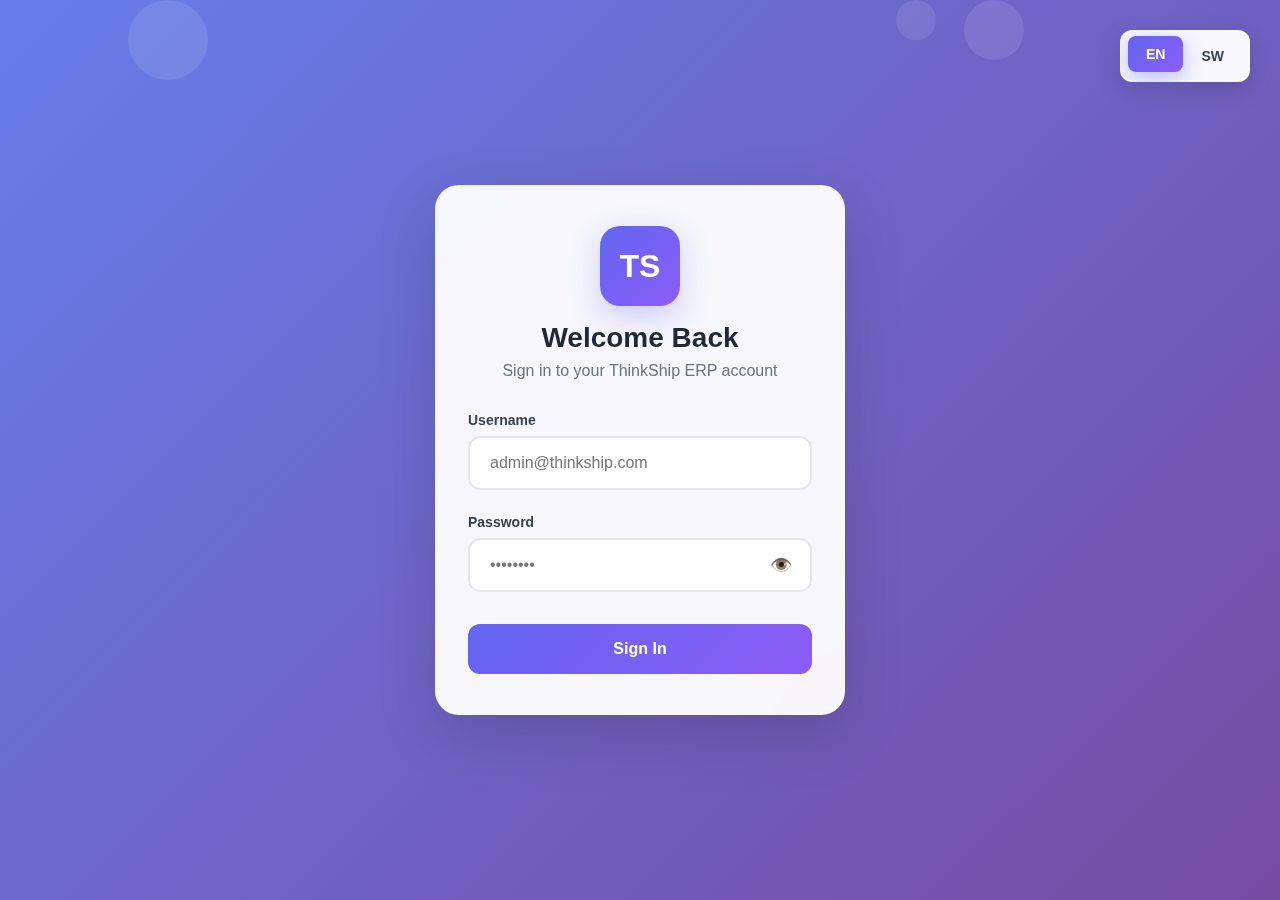
<file: index.html>
<!DOCTYPE html>
<html lang="en">
<head>
    <meta charset="UTF-8">
    <meta name="viewport" content="width=device-width, initial-scale=1.0">
    <title>ThinkShip ERP</title>
    <style>
        * {
            margin: 0;
            padding: 0;
            box-sizing: border-box;
        }
        
        body {
            font-family: 'Inter', -apple-system, BlinkMacSystemFont, 'Segoe UI', Roboto, sans-serif;
            background: linear-gradient(135deg, #667eea 0%, #764ba2 100%);
            min-height: 100vh;
            display: flex;
            align-items: center;
            justify-content: center;
            overflow: hidden;
            position: relative;
        }
        
        /* Animated background particles */
        .bg-particles {
            position: absolute;
            width: 100%;
            height: 100%;
            overflow: hidden;
            z-index: 0;
        }
        
        .particle {
            position: absolute;
            background: rgba(255, 255, 255, 0.1);
            border-radius: 50%;
            animation: float 6s ease-in-out infinite;
        }
        
        .particle:nth-child(1) {
            width: 80px;
            height: 80px;
            left: 10%;
            animation-delay: 0s;
        }
        
        .particle:nth-child(2) {
            width: 60px;
            height: 60px;
            right: 20%;
            animation-delay: 2s;
        }
        
        .particle:nth-child(3) {
            width: 40px;
            height: 40px;
            left: 70%;
            animation-delay: 4s;
        }
        
        @keyframes float {
            0%, 100% { transform: translateY(0px) rotate(0deg); }
            50% { transform: translateY(-20px) rotate(180deg); }
        }
        
        .container {
            position: relative;
            width: 100%;
            max-width: 450px;
            padding: 20px;
            z-index: 1;
        }
        
        .login-card {
            background: rgba(255, 255, 255, 0.95);
            backdrop-filter: blur(20px);
            border-radius: 24px;
            padding: 40px 32px;
            box-shadow: 0 20px 60px rgba(0, 0, 0, 0.15);
            border: 1px solid rgba(255, 255, 255, 0.2);
            transition: all 0.4s cubic-bezier(0.4, 0, 0.2, 1);
            animation: slideInUp 0.8s ease-out;
            transform-origin: center;
        }
        
        @keyframes slideInUp {
            0% {
                opacity: 0;
                transform: translateY(50px) scale(0.9);
            }
            100% {
                opacity: 1;
                transform: translateY(0) scale(1);
            }
        }
        
        .header {
            text-align: center;
            margin-bottom: 32px;
        }
        
        .logo {
            width: 80px;
            height: 80px;
            background: linear-gradient(135deg, #6366f1, #8b5cf6);
            border-radius: 20px;
            margin: 0 auto 16px;
            display: flex;
            align-items: center;
            justify-content: center;
            color: white;
            font-size: 32px;
            font-weight: 700;
            box-shadow: 0 10px 30px rgba(99, 102, 241, 0.3);
            animation: logoSpin 2s ease-in-out;
        }
        
        @keyframes logoSpin {
            0% { transform: rotate(0deg) scale(0.5); opacity: 0; }
            50% { transform: rotate(180deg) scale(1.1); }
            100% { transform: rotate(360deg) scale(1); opacity: 1; }
        }
        
        .title {
            font-size: 28px;
            font-weight: 700;
            color: #1f2937;
            margin-bottom: 8px;
            animation: fadeInDown 0.8s ease-out 0.3s both;
        }
        
        .subtitle {
            color: #6b7280;
            font-size: 16px;
            font-weight: 400;
            animation: fadeInDown 0.8s ease-out 0.5s both;
        }
        
        @keyframes fadeInDown {
            0% {
                opacity: 0;
                transform: translateY(-20px);
            }
            100% {
                opacity: 1;
                transform: translateY(0);
            }
        }
        
        .language-toggle {
            position: fixed;
            top: 30px;
            right: 30px;
            display: flex;
            background: rgba(255, 255, 255, 0.95);
            border-radius: 12px;
            padding: 6px;
            backdrop-filter: blur(10px);
            box-shadow: 0 8px 25px rgba(0, 0, 0, 0.15);
            z-index: 1000;
            border: 2px solid rgba(255, 255, 255, 0.3);
        }
        
        @keyframes fadeIn {
            0% { opacity: 0; }
            100% { opacity: 1; }
        }
        
        .lang-btn {
            padding: 10px 18px;
            border: none;
            background: transparent;
            border-radius: 8px;
            cursor: pointer;
            font-weight: 700;
            font-size: 14px;
            transition: all 0.3s cubic-bezier(0.4, 0, 0.2, 1);
            color: #374151;
            min-width: 45px;
        }
        
        .lang-btn:hover {
            transform: translateY(-1px);
        }
        
        .lang-btn.active {
            background: linear-gradient(135deg, #6366f1, #8b5cf6);
            color: white;
            box-shadow: 0 6px 20px rgba(99, 102, 241, 0.4);
            transform: translateY(-2px);
        }
        
        .form-group {
            margin-bottom: 24px;
            position: relative;
            animation: slideInLeft 0.6s ease-out both;
        }
        
        .form-group:nth-child(1) { animation-delay: 0.6s; }
        .form-group:nth-child(2) { animation-delay: 0.8s; }
        
        @keyframes slideInLeft {
            0% {
                opacity: 0;
                transform: translateX(-30px);
            }
            100% {
                opacity: 1;
                transform: translateX(0);
            }
        }
        
        .form-group label {
            display: block;
            font-weight: 600;
            color: #374151;
            margin-bottom: 8px;
            font-size: 14px;
        }
        
        .input-wrapper {
            position: relative;
        }
        
        .form-group input {
            width: 100%;
            padding: 16px 20px;
            border: 2px solid #e5e7eb;
            border-radius: 12px;
            font-size: 16px;
            transition: all 0.3s cubic-bezier(0.4, 0, 0.2, 1);
            background: rgba(255, 255, 255, 0.8);
        }
        
        .form-group input:focus {
            outline: none;
            border-color: #6366f1;
            box-shadow: 0 0 0 3px rgba(99, 102, 241, 0.1);
            background: white;
            transform: translateY(-1px);
        }
        
        .password-toggle {
            position: absolute;
            right: 16px;
            top: 50%;
            transform: translateY(-50%);
            background: none;
            border: none;
            cursor: pointer;
            color: #6b7280;
            font-size: 18px;
            padding: 4px;
            transition: all 0.2s;
        }
        
        .password-toggle:hover {
            color: #6366f1;
        }
        
        .login-btn {
            width: 100%;
            padding: 16px;
            background: linear-gradient(135deg, #6366f1, #8b5cf6);
            color: white;
            border: none;
            border-radius: 12px;
            font-size: 16px;
            font-weight: 600;
            cursor: pointer;
            transition: all 0.3s cubic-bezier(0.4, 0, 0.2, 1);
            margin-top: 8px;
            animation: slideInUp 0.6s ease-out 1s both;
            position: relative;
            overflow: hidden;
        }
        
        .login-btn::before {
            content: '';
            position: absolute;
            top: 0;
            left: -100%;
            width: 100%;
            height: 100%;
            background: linear-gradient(90deg, transparent, rgba(255, 255, 255, 0.2), transparent);
            transition: left 0.5s;
        }
        
        .login-btn:hover {
            transform: translateY(-2px);
            box-shadow: 0 10px 30px rgba(99, 102, 241, 0.4);
        }
        
        .login-btn:hover::before {
            left: 100%;
        }
        
        .error-message {
            color: #ef4444;
            font-size: 14px;
            margin-top: 8px;
            font-weight: 500;
            opacity: 0;
            transform: translateY(-10px);
            transition: all 0.3s ease;
        }
        
        .error-message.show {
            opacity: 1;
            transform: translateY(0);
        }
        
        .shake {
            animation: shake 0.5s ease-in-out;
        }
        
        @keyframes shake {
            0%, 100% { transform: translateX(0); }
            10%, 30%, 50%, 70%, 90% { transform: translateX(-10px); }
            20%, 40%, 60%, 80% { transform: translateX(10px); }
        }
        
        /* Pulse animation for login button on hover */
        @keyframes pulse {
            0% { box-shadow: 0 0 0 0 rgba(99, 102, 241, 0.4); }
            70% { box-shadow: 0 0 0 10px rgba(99, 102, 241, 0); }
            100% { box-shadow: 0 0 0 0 rgba(99, 102, 241, 0); }
        }
        
        .login-btn:active {
            transform: translateY(0);
            animation: pulse 0.6s;
        }
        
        @media (max-width: 640px) {
            .container {
                padding: 16px;
            }
            
            .login-card {
                padding: 24px 20px;
            }
            
            .language-toggle {
                top: 20px;
                right: 20px;
                padding: 4px;
            }
            
            .lang-btn {
                padding: 8px 14px;
                font-size: 12px;
                min-width: 40px;
            }
        }
    </style>
</head>
<body>
    <div class="bg-particles">
        <div class="particle"></div>
        <div class="particle"></div>
        <div class="particle"></div>
    </div>
    
    <div class="container">
        <div class="language-toggle">
            <button class="lang-btn active" onclick="setLanguage('en')">EN</button>
            <button class="lang-btn" onclick="setLanguage('sw')">SW</button>
        </div>
        
        <!-- Login Card -->
        <div class="login-card">
            <div class="header">
                <div class="logo">TS</div>
                <h1 class="title" data-en="Welcome Back" data-sw="Karibu Tena">Welcome Back</h1>
                <p class="subtitle" data-en="Sign in to your ThinkShip ERP account" data-sw="Ingia kwenye akaunti yako ya ThinkShip ERP">Sign in to your ThinkShip ERP account</p>
            </div>
            
            <form id="loginForm">
                <div class="form-group">
                    <label data-en="Username" data-sw="Jina la mtumiaji">Username</label>
                    <div class="input-wrapper">
                        <input type="text" id="username" placeholder="admin@thinkship.com" required>
                    </div>
                </div>
                
                <div class="form-group">
                    <label data-en="Password" data-sw="Nenosiri">Password</label>
                    <div class="input-wrapper">
                        <input type="password" id="password" placeholder="••••••••" required>
                        <button type="button" class="password-toggle" onclick="togglePassword()">
                            <span id="eyeIcon">👁️</span>
                        </button>
                    </div>
                </div>
                
                <div class="error-message" id="errorMessage"></div>
                
                <button type="submit" class="login-btn" data-en="Sign In" data-sw="Ingia">Sign In</button>
            </form>
        </div>
    </div>
    
    <script>
        let currentLanguage = 'en';
        
        // Language switching
        function setLanguage(lang) {
            currentLanguage = lang;
            
            // Update active button
            document.querySelectorAll('.lang-btn').forEach(btn => btn.classList.remove('active'));
            event.target.classList.add('active');
            
            // Update all text elements
            document.querySelectorAll('[data-en]').forEach(element => {
                const text = element.getAttribute(`data-${lang}`);
                if (text) {
                    element.textContent = text;
                }
            });
            
            // Update error message if visible
            const errorElement = document.getElementById('errorMessage');
            if (errorElement.classList.contains('show')) {
                updateErrorMessage();
            }
        }
        
        function updateErrorMessage() {
            const errorElement = document.getElementById('errorMessage');
            const messages = {
                en: 'Invalid username or password. Please try again.',
                sw: 'Jina la mtumiaji au nenosiri si sahihi. Jaribu tena.'
            };
            errorElement.textContent = messages[currentLanguage];
        }
        
        // Password toggle functionality
        function togglePassword() {
            const passwordInput = document.getElementById('password');
            const eyeIcon = document.getElementById('eyeIcon');
            
            if (passwordInput.type === 'password') {
                passwordInput.type = 'text';
                eyeIcon.textContent = '🙈';
            } else {
                passwordInput.type = 'password';
                eyeIcon.textContent = '👁️';
            }
        }
        
        // Login functionality
        document.getElementById('loginForm').addEventListener('submit', function(e) {
            e.preventDefault();
            
            const username = document.getElementById('username').value;
            const password = document.getElementById('password').value;
            const errorMessage = document.getElementById('errorMessage');
            const loginCard = document.querySelector('.login-card');
            
            if (username === 'admin@thinkship.com' && password === 'Admin@123') {
                // Success
                alert(currentLanguage === 'en' ? 'Login Successful!' : 'Kuingia Kumekamilika!');
                
                // Hide error message
                errorMessage.classList.remove('show');
                
                // ✅ Redirect to dashboard.html
                window.location.href = "dashboard.html";
                
            } else {
                // Show error message
                updateErrorMessage();
                errorMessage.classList.add('show');
                
                // Add shake animation
                loginCard.classList.add('shake');
                setTimeout(() => {
                    loginCard.classList.remove('shake');
                }, 500);
            }
        });
        
        // Add input focus animations
        document.querySelectorAll('.form-group input').forEach(input => {
            input.addEventListener('focus', function() {
                this.parentElement.parentElement.style.transform = 'scale(1.02)';
            });
            
            input.addEventListener('blur', function() {
                this.parentElement.parentElement.style.transform = 'scale(1)';
            });
        });
    </script>
</body>
</html>
</file>
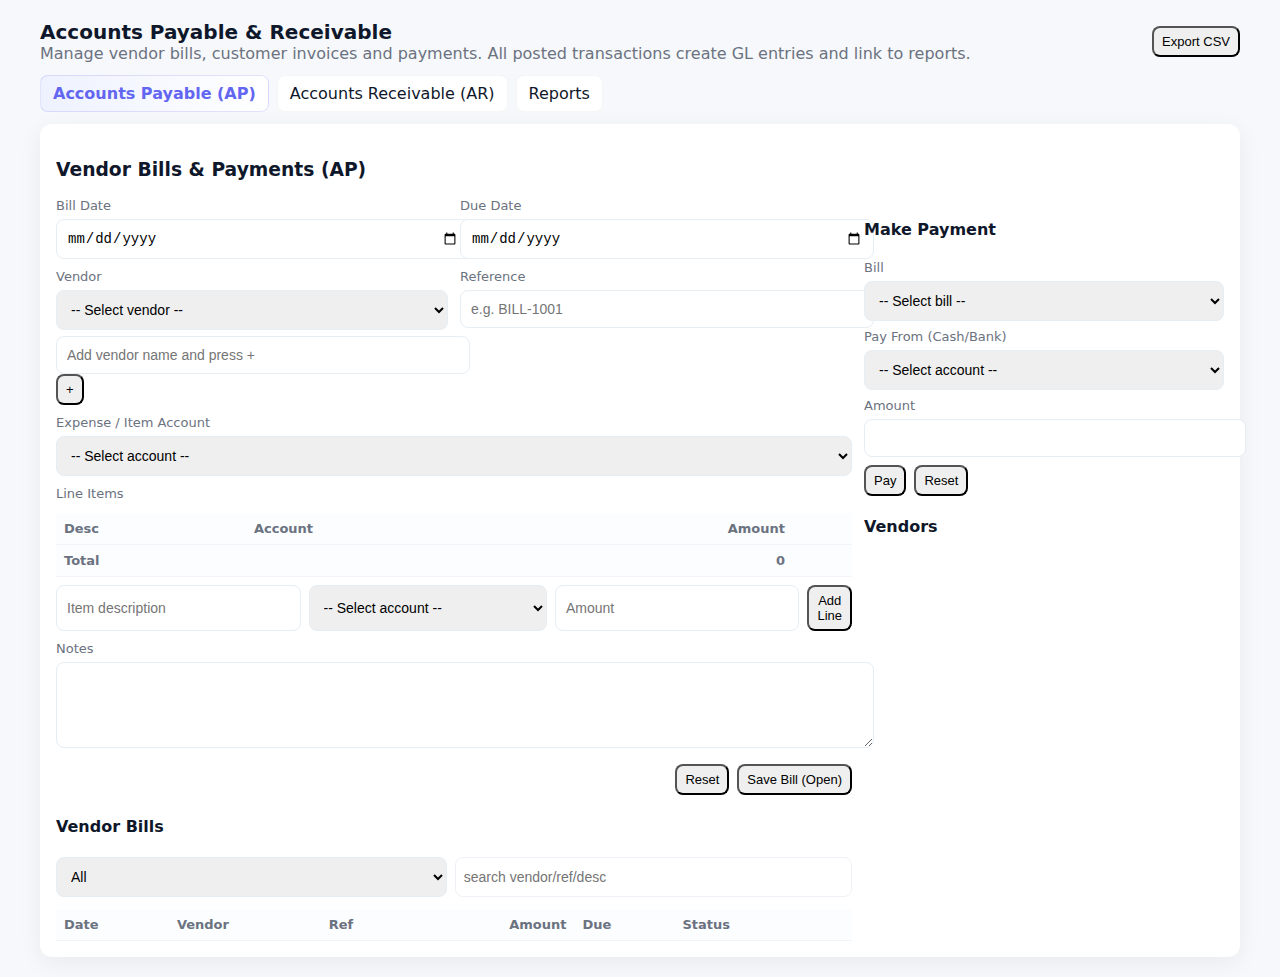
<file: ap-ar.html>
<!doctype html>
<html lang="en">
<head>
  <meta charset="utf-8" />
  <meta name="viewport" content="width=device-width,initial-scale=1" />
  <title>Accounts Payable & Receivable - ThinkShip ERP</title>
  <style>
    :root{--bg:#f6f8fb;--card:#fff;--muted:#6b7280;--brand:#6366f1}
    body{font-family:Inter,system-ui,Segoe UI,Roboto,Arial;background:var(--bg);color:#0f172a;margin:0;padding:20px}
    .container{max-width:1200px;margin:0 auto}
    header{display:flex;justify-content:space-between;align-items:center;margin-bottom:12px}
    h1{font-size:20px;margin:0}
    .muted{color:var(--muted)}
    .grid2{display:grid;grid-template-columns:1fr 1fr;gap:12px}
    .tabs{display:flex;gap:8px;margin-top:12px}
    .tab{padding:8px 12px;border-radius:8px;background:#fff;border:1px solid rgba(15,23,42,0.04);cursor:pointer}
    .tab.active{background:linear-gradient(90deg,#eef2ff,#fff);border-color:rgba(99,102,241,0.18);color:var(--brand);font-weight:700}
    .card{background:var(--card);border-radius:12px;padding:16px;box-shadow:0 6px 24px rgba(15,23,42,0.06);margin-top:12px}
    label{display:block;font-size:13px;color:var(--muted);margin-bottom:6px}
    input[type=text], input[type=date], input[type=number], select, textarea{width:100%;padding:10px;border:1px solid #e6edf3;border-radius:8px;font-size:14px}
    textarea{min-height:64px}
    table{width:100%;border-collapse:collapse;margin-top:12px}
    th,td{padding:8px;text-align:left;border-bottom:1px solid #f1f5f9;font-size:13px}
    th{color:var(--muted);background:#fbfdff}
    .right{text-align:right}
    .small{font-size:13px;padding:6px 8px;border-radius:8px}
    .pill{display:inline-block;padding:4px 8px;border-radius:999px;background:#f1f5f9;color:#0f172a;font-weight:600;font-size:12px}
    .status.pending{background:#fffbeb;color:#92400e}
    .status.open{background:#ecfdf5;color:#065f46}
    .status.closed{background:#eef2ff;color:#1e40af}
    .split{display:flex;gap:12px}
    @media(max-width:900px){.grid2{grid-template-columns:1fr}}
  </style>
</head>
<body>
  <div class="container">
    <header>
      <div>
        <h1>Accounts Payable & Receivable</h1>
        <div class="muted">Manage vendor bills, customer invoices and payments. All posted transactions create GL entries and link to reports.</div>
      </div>
      <div>
        <button class="small" onclick="exportAll()">Export CSV</button>
      </div>
    </header>

    <div class="tabs" role="tablist">
      <div class="tab active" data-tab="ap" onclick="showTab('ap')">Accounts Payable (AP)</div>
      <div class="tab" data-tab="ar" onclick="showTab('ar')">Accounts Receivable (AR)</div>
      <div class="tab" data-tab="reports" onclick="showTab('reports')">Reports</div>
    </div>

    <!-- AP -->
    <section id="ap" class="card">
      <h3>Vendor Bills & Payments (AP)</h3>
      <div class="split" style="align-items:flex-start">
        <div style="flex:1">
          <form id="billForm" onsubmit="return saveBill(event)">
            <div class="grid2">
              <div>
                <label for="billDate">Bill Date</label>
                <input id="billDate" type="date" required />
              </div>
              <div>
                <label for="billDue">Due Date</label>
                <input id="billDue" type="date" required />
              </div>
            </div>

            <div style="margin-top:10px" class="grid2">
              <div>
                <label for="vendorSelect">Vendor</label>
                <select id="vendorSelect"></select>
                <div style="margin-top:6px"><input id="newVendorName" type="text" placeholder="Add vendor name and press +" /><button type="button" class="small ghost" onclick="addVendor()">+</button></div>
              </div>
              <div>
                <label for="billRef">Reference</label>
                <input id="billRef" type="text" placeholder="e.g. BILL-1001" />
              </div>
            </div>

            <div style="margin-top:10px">
              <label for="billLinkedAccount">Expense / Item Account</label>
              <select id="billLinkedAccount"></select>
            </div>

            <div style="margin-top:10px">
              <label>Line Items</label>
              <table id="billLinesTable"><thead><tr><th>Desc</th><th>Account</th><th class="right">Amount</th><th></th></tr></thead><tbody></tbody><tfoot><tr><th>Total</th><th></th><th class="right" id="billTotal">0</th><th></th></tr></tfoot></table>
              <div style="display:flex;gap:8px;margin-top:8px">
                <input id="billLineDesc" type="text" placeholder="Item description" />
                <select id="billLineAccount"></select>
                <input id="billLineAmount" type="number" step="0.01" placeholder="Amount" />
                <button type="button" class="small" onclick="addBillLine()">Add Line</button>
              </div>
            </div>

            <div style="margin-top:10px">
              <label for="billNotes">Notes</label>
              <textarea id="billNotes"></textarea>
            </div>

            <div style="margin-top:12px;display:flex;justify-content:flex-end;gap:8px">
              <button type="button" class="small ghost" onclick="resetBillForm()">Reset</button>
              <button type="submit" class="small">Save Bill (Open)</button>
            </div>
          </form>

          <div style="margin-top:18px">
            <h4>Vendor Bills</h4>
            <div style="display:flex;gap:8px;margin-bottom:8px">
              <select id="apFilterStatus" onchange="renderBills()"><option value="all">All</option><option value="open">Open</option><option value="paid">Paid</option></select>
              <input id="apSearch" type="text" placeholder="search vendor/ref/desc" oninput="renderBills()" style="padding:8px;border-radius:8px;border:1px solid #eef2f7" />
            </div>
            <table id="billsTable"><thead><tr><th>Date</th><th>Vendor</th><th>Ref</th><th class="right">Amount</th><th>Due</th><th>Status</th><th></th></tr></thead><tbody></tbody></table>
          </div>
        </div>

        <aside style="width:360px">
          <div style="margin-bottom:12px">
            <h4>Make Payment</h4>
            <label for="payBillSelect">Bill</label>
            <select id="payBillSelect"></select>
            <label for="payAccount" style="margin-top:8px">Pay From (Cash/Bank)</label>
            <select id="payAccount"></select>
            <label for="payAmount" style="margin-top:8px">Amount</label>
            <input id="payAmount" type="number" step="0.01" />
            <div style="display:flex;gap:8px;margin-top:8px">
              <button class="small" onclick="payBill()">Pay</button>
              <button class="small ghost" onclick="resetPayment()">Reset</button>
            </div>
          </div>

          <div>
            <h4>Vendors</h4>
            <div id="vendorsList"></div>
          </div>
        </aside>
      </div>
    </section>

    <!-- AR -->
    <section id="ar" class="card" style="display:none">
      <h3>Customer Invoices & Receipts (AR)</h3>
      <div class="split">
        <div style="flex:1">
          <form id="invoiceForm" onsubmit="return saveInvoice(event)">
            <div class="grid2">
              <div>
                <label for="invDate">Invoice Date</label>
                <input id="invDate" type="date" required />
              </div>
              <div>
                <label for="invDue">Due Date</label>
                <input id="invDue" type="date" required />
              </div>
            </div>

            <div style="margin-top:10px" class="grid2">
              <div>
                <label for="customerSelect">Customer</label>
                <select id="customerSelect"></select>
                <div style="margin-top:6px"><input id="newCustomerName" type="text" placeholder="Add customer and press +" /><button type="button" class="small ghost" onclick="addCustomer()">+</button></div>
              </div>
              <div>
                <label for="invRef">Reference</label>
                <input id="invRef" type="text" placeholder="e.g. INV-2001" />
              </div>
            </div>

            <div style="margin-top:10px">
              <label>Line Items</label>
              <table id="invLinesTable"><thead><tr><th>Description</th><th>Account</th><th class="right">Amount</th><th></th></tr></thead><tbody></tbody><tfoot><tr><th>Total</th><th></th><th class="right" id="invTotal">0</th><th></th></tr></tfoot></table>
              <div style="display:flex;gap:8px;margin-top:8px">
                <input id="invLineDesc" type="text" placeholder="Item description" />
                <select id="invLineAccount"></select>
                <input id="invLineAmount" type="number" step="0.01" placeholder="Amount" />
                <button type="button" class="small" onclick="addInvLine()">Add Line</button>
              </div>
            </div>

            <div style="margin-top:10px">
              <label for="invNotes">Notes</label>
              <textarea id="invNotes"></textarea>
            </div>

            <div style="margin-top:12px;display:flex;justify-content:flex-end;gap:8px">
              <button type="button" class="small ghost" onclick="resetInvoiceForm()">Reset</button>
              <button type="submit" class="small">Save Invoice (Open)</button>
            </div>
          </form>

          <div style="margin-top:18px">
            <h4>Customer Invoices</h4>
            <div style="display:flex;gap:8px;margin-bottom:8px">
              <select id="arFilterStatus" onchange="renderInvoices()"><option value="all">All</option><option value="open">Open</option><option value="paid">Paid</option></select>
              <input id="arSearch" type="text" placeholder="search customer/ref/desc" oninput="renderInvoices()" style="padding:8px;border-radius:8px;border:1px solid #eef2f7" />
            </div>
            <table id="invoicesTable"><thead><tr><th>Date</th><th>Customer</th><th>Ref</th><th class="right">Amount</th><th>Due</th><th>Status</th><th></th></tr></thead><tbody></tbody></table>
          </div>
        </div>

        <aside style="width:360px">
          <div style="margin-bottom:12px">
            <h4>Receive Payment</h4>
            <label for="rcvInvSelect">Invoice</label>
            <select id="rcvInvSelect"></select>
            <label for="rcvAccount" style="margin-top:8px">Deposit To (Cash/Bank)</label>
            <select id="rcvAccount"></select>
            <label for="rcvAmount" style="margin-top:8px">Amount</label>
            <input id="rcvAmount" type="number" step="0.01" />
            <div style="display:flex;gap:8px;margin-top:8px">
              <button class="small" onclick="receivePayment()">Receive</button>
              <button class="small ghost" onclick="resetReceive()">Reset</button>
            </div>
          </div>

          <div>
            <h4>Customers</h4>
            <div id="customersList"></div>
          </div>
        </aside>
      </div>
    </section>

    <!-- Reports -->
    <section id="reports" class="card" style="display:none">
      <h3>AP / AR Reports</h3>
      <div style="margin-top:10px" class="grid2">
        <div>
          <h4>AP Aging (Days)</h4>
          <table id="apAgingTable"><thead><tr><th>Vendor</th><th class="right">Current</th><th class="right">1-30</th><th class="right">31-60</th><th class="right">61-90</th><th class="right">90+</th></tr></thead><tbody></tbody></table>
        </div>
        <div>
          <h4>AR Aging (Days)</h4>
          <table id="arAgingTable"><thead><tr><th>Customer</th><th class="right">Current</th><th class="right">1-30</th><th class="right">31-60</th><th class="right">61-90</th><th class="right">90+</th></tr></thead><tbody></tbody></table>
        </div>
      </div>
    </section>

  </div>

  <script>
    // storage keys
    const AP_KEY = 'ts_demo_ap_v1';
    const AR_KEY = 'ts_demo_ar_v1';
    const VEND_KEY = 'ts_demo_vendors_v1';
    const CUST_KEY = 'ts_demo_customers_v1';
    const GL_KEY = 'ts_demo_gl_v1';
    const COA_KEY = 'coa_demo_accounts_v1';

    let bills = [], invoices = [], vendors = [], customers = [], journal = [], coa = [];

    function genId(prefix='x'){ return prefix+Math.random().toString(36).slice(2,9) }

    function showTab(tab){ document.querySelectorAll('section.card').forEach(s=> s.style.display='none'); document.getElementById(tab).style.display='block'; document.querySelectorAll('.tab').forEach(t=> t.classList.toggle('active', t.getAttribute('data-tab')===tab)); if(tab==='reports') renderAging(); }

    // load data
    function loadAll(){ try{ bills = JSON.parse(localStorage.getItem(AP_KEY)||'[]') }catch(e){ bills=[] }
      try{ invoices = JSON.parse(localStorage.getItem(AR_KEY)||'[]') }catch(e){ invoices=[] }
      try{ vendors = JSON.parse(localStorage.getItem(VEND_KEY)||'[]') }catch(e){ vendors=[] }
      try{ customers = JSON.parse(localStorage.getItem(CUST_KEY)||'[]') }catch(e){ customers=[] }
      try{ journal = JSON.parse(localStorage.getItem(GL_KEY)||'[]') }catch(e){ journal=[] }
      try{ coa = JSON.parse(localStorage.getItem(COA_KEY)||'[]') }catch(e){ coa=[] }
      populateSelectors(); renderBills(); renderInvoices(); renderVendorsList(); renderCustomersList(); }

    function populateSelectors(){ const vs = document.getElementById('vendorSelect'); vs.innerHTML = '<option value="">-- Select vendor --</option>'; vendors.forEach(v=>{ const o=document.createElement('option'); o.value=v.id; o.textContent=v.name; vs.appendChild(o) });
      const cs = document.getElementById('customerSelect'); cs.innerHTML = '<option value="">-- Select customer --</option>'; customers.forEach(c=>{ const o=document.createElement('option'); o.value=c.id; o.textContent=c.name; cs.appendChild(o) });
      const accounts = ['billLineAccount','billLinkedAccount','payAccount','payAccount','invLineAccount','rcvAccount','invLineAccount','billLineAccount','billLinkedAccount'];
      const uniq = Array.from(new Set(accounts)); uniq.forEach(id=>{ const el = document.getElementById(id); if(!el) return; el.innerHTML = '<option value="">-- Select account --</option>'; coa.forEach(a=>{ const o=document.createElement('option'); o.value = a.code || a.id; o.textContent = (a.code? a.code+' — ':'')+a.name; el.appendChild(o) }) });
      // payBillSelect, payAccount, rcvInvSelect, rcvAccount
      const payBill = document.getElementById('payBillSelect'); payBill.innerHTML = '<option value="">-- Select bill --</option>'; bills.filter(b=>b.status==='open').forEach(b=>{ const o=document.createElement('option'); o.value=b.id; o.textContent = b.ref+' — '+b.vendorName+' — '+Number(b.total).toLocaleString(); payBill.appendChild(o) });
      const rcvInv = document.getElementById('rcvInvSelect'); rcvInv.innerHTML = '<option value="">-- Select invoice --</option>'; invoices.filter(i=>i.status==='open').forEach(i=>{ const o=document.createElement('option'); o.value=i.id; o.textContent = i.ref+' — '+i.customerName+' — '+Number(i.total).toLocaleString(); rcvInv.appendChild(o) });
    }

    // ---------- Vendors / Customers ----------
    function addVendor(){ const name = document.getElementById('newVendorName').value.trim(); if(!name) return; const v = { id: genId('v'), name }; vendors.push(v); localStorage.setItem(VEND_KEY, JSON.stringify(vendors)); document.getElementById('newVendorName').value=''; loadAll(); }
    function addCustomer(){ const name = document.getElementById('newCustomerName').value.trim(); if(!name) return; const c = { id: genId('c'), name }; customers.push(c); localStorage.setItem(CUST_KEY, JSON.stringify(customers)); document.getElementById('newCustomerName').value=''; loadAll(); }
    function renderVendorsList(){ const el = document.getElementById('vendorsList'); el.innerHTML=''; vendors.forEach(v=> el.innerHTML += '<div>'+escapeHtml(v.name)+'</div>'); }
    function renderCustomersList(){ const el = document.getElementById('customersList'); el.innerHTML=''; customers.forEach(c=> el.innerHTML += '<div>'+escapeHtml(c.name)+'</div>'); }

    // ---------- AP: Bills ----------
    let billLines = [];
    function addBillLine(){ const desc = document.getElementById('billLineDesc').value.trim(); const acc = document.getElementById('billLineAccount').value; const amt = parseFloat(document.getElementById('billLineAmount').value||0); if(!desc || !acc || amt<=0){ alert('Provide description, account and amount'); return } billLines.push({desc,account:acc,amount:amt}); renderBillLines(); document.getElementById('billLineDesc').value=''; document.getElementById('billLineAmount').value=''; }
    function renderBillLines(){ const tbody = document.querySelector('#billLinesTable tbody'); tbody.innerHTML=''; let total=0; billLines.forEach((l,idx)=>{ const acc = coa.find(a=> (a.code||a.id)===l.account); const label = acc ? ((acc.code?acc.code+' — ':'')+acc.name) : l.account; const tr = document.createElement('tr'); tr.innerHTML = `<td>${escapeHtml(l.desc)}</td><td>${label}</td><td class="right">${Number(l.amount).toLocaleString()}</td><td style="text-align:right"><button class="small ghost" onclick="removeBillLine(${idx})">Remove</button></td>`; tbody.appendChild(tr); total += l.amount; }); document.getElementById('billTotal').textContent = Number(total).toLocaleString(); }
    function removeBillLine(i){ billLines.splice(i,1); renderBillLines(); }

    function saveBill(e){ if(e) e.preventDefault(); const date = document.getElementById('billDate').value; const due = document.getElementById('billDue').value; const vendorId = document.getElementById('vendorSelect').value; const vendor = vendors.find(v=>v.id===vendorId); const ref = document.getElementById('billRef').value.trim() || 'B-'+Math.floor(Math.random()*9000+1000); const notes = document.getElementById('billNotes').value; if(!date || !due || !vendor){ alert('Please provide date, due date and vendor'); return false } if(billLines.length<1){ alert('Add at least one line'); return false } const total = billLines.reduce((s,l)=>s+l.amount,0); const bill = { id: genId('b'), date, due, vendorId, vendorName: vendor.name, ref, lines: billLines.slice(), notes, total, status:'open', createdAt: new Date().toISOString() }; bills.push(bill); localStorage.setItem(AP_KEY, JSON.stringify(bills)); billLines = []; renderBillLines(); resetBillForm(); loadAll(); alert('Bill saved (open)'); return false; }

    function resetBillForm(){ document.getElementById('billForm').reset(); billLines=[]; renderBillLines(); }

    function renderBills(){ const tbody = document.querySelector('#billsTable tbody'); tbody.innerHTML=''; const status = document.getElementById('apFilterStatus').value; const q = (document.getElementById('apSearch').value||'').toLowerCase(); bills.slice().reverse().forEach(b=>{ if(status!=='all' && ((status==='open' && b.status!=='open') || (status==='paid' && b.status!=='paid'))) return; if(q && !(b.vendorName||'').toLowerCase().includes(q) && !(b.ref||'').toLowerCase().includes(q) && !(b.notes||'').toLowerCase().includes(q)) return; const tr=document.createElement('tr'); tr.innerHTML = `<td>${b.date}</td><td>${escapeHtml(b.vendorName)}</td><td>${escapeHtml(b.ref)}</td><td class="right">${Number(b.total).toLocaleString()}</td><td>${b.due}</td><td><span class="pill status ${b.status}">${b.status}</span></td><td style="text-align:right">${b.status==='open'? '<button class="small" onclick="openPayModal(\''+b.id+'\')">Pay</button>' : '<button class="small ghost" onclick="viewJournal(\''+b.journalId+'\')">View GL</button>'}</td>`; tbody.appendChild(tr); }); populateSelectors(); }

    function openPayModal(bid){ document.getElementById('payBillSelect').value = bid; const b = bills.find(x=>x.id===bid); document.getElementById('payAmount').value = b ? b.total : ''; }

    function payBill(){ const bid = document.getElementById('payBillSelect').value; const payAcc = document.getElementById('payAccount').value; const amt = parseFloat(document.getElementById('payAmount').value||0); if(!bid || !payAcc || amt<=0){ alert('Select bill, pay account and amount'); return } const bill = bills.find(b=>b.id===bid); if(!bill) return; // allow partial
      const remaining = (bill.paid||0); const paidSoFar = bill.paidAmount||0; const toPay = amt; // create GL entry: debit AP (liability) credit Cash/Bank
      const apAccount = coa.find(a=> (a.name||'').toLowerCase().includes('accounts payable') || (a.code||'').toLowerCase().includes('payable')) || coa.find(a=> (a.type||'').toLowerCase()==='liability');
      const cashAcc = coa.find(a=> (a.code||'').startsWith('11') || (a.name||'').toLowerCase().includes('cash')) || coa[0];
      const lines = [ {account: apAccount? (apAccount.code||apAccount.id) : 'AP', dc:'debit', amount: toPay, desc: 'Payment of bill '+bill.ref}, {account: payAcc, dc:'credit', amount: toPay, desc: 'Paid from account'} ];
      const entry = { id: genId('j'), date: new Date().toISOString().slice(0,10), ref: 'PAY-'+bill.ref, description: 'Payment for '+bill.ref, lines, totalDebit: toPay, totalCredit: toPay };
      journal.push(entry); localStorage.setItem(GL_KEY, JSON.stringify(journal)); // mark bill
      bill.paidAmount = (bill.paidAmount||0) + toPay; if(Math.abs(bill.paidAmount - bill.total) < 0.001) bill.status = 'paid'; bill.journalId = entry.id; localStorage.setItem(AP_KEY, JSON.stringify(bills)); loadAll(); alert('Payment posted and GL entry created'); }

    // ---------- AR: Invoices ----------
    let invLines = [];
    function addInvLine(){ const desc = document.getElementById('invLineDesc').value.trim(); const acc = document.getElementById('invLineAccount').value; const amt = parseFloat(document.getElementById('invLineAmount').value||0); if(!desc || !acc || amt<=0){ alert('Provide description, account and amount'); return } invLines.push({desc,account:acc,amount:amt}); renderInvLines(); document.getElementById('invLineDesc').value=''; document.getElementById('invLineAmount').value=''; }
    function renderInvLines(){ const tbody = document.querySelector('#invLinesTable tbody'); tbody.innerHTML=''; let total=0; invLines.forEach((l,idx)=>{ const acc = coa.find(a=> (a.code||a.id)===l.account); const label = acc ? ((acc.code?acc.code+' — ':'')+acc.name) : l.account; const tr = document.createElement('tr'); tr.innerHTML = `<td>${escapeHtml(l.desc)}</td><td>${label}</td><td class="right">${Number(l.amount).toLocaleString()}</td><td style="text-align:right"><button class="small ghost" onclick="removeInvLine(${idx})">Remove</button></td>`; tbody.appendChild(tr); total += l.amount; }); document.getElementById('invTotal').textContent = Number(total).toLocaleString(); }
    function removeInvLine(i){ invLines.splice(i,1); renderInvLines(); }

    function saveInvoice(e){ if(e) e.preventDefault(); const date = document.getElementById('invDate').value; const due = document.getElementById('invDue').value; const custId = document.getElementById('customerSelect').value; const customer = customers.find(c=>c.id===custId); const ref = document.getElementById('invRef').value.trim() || 'I-'+Math.floor(Math.random()*9000+1000); if(!date || !due || !customer){ alert('Please provide date, due date and customer'); return false } if(invLines.length<1){ alert('Add at least one line'); return false } const total = invLines.reduce((s,l)=>s+l.amount,0); const invoice = { id: genId('i'), date, due, customerId: custId, customerName: customer.name, ref, lines: invLines.slice(), notes: document.getElementById('invNotes').value, total, status:'open', createdAt: new Date().toISOString() }; invoices.push(invoice); localStorage.setItem(AR_KEY, JSON.stringify(invoices)); invLines=[]; renderInvLines(); resetInvoiceForm(); loadAll(); alert('Invoice saved (open)'); return false; }

    function resetInvoiceForm(){ document.getElementById('invoiceForm').reset(); invLines=[]; renderInvLines(); }

    function renderInvoices(){ const tbody = document.querySelector('#invoicesTable tbody'); tbody.innerHTML=''; const status = document.getElementById('arFilterStatus').value; const q = (document.getElementById('arSearch').value||'').toLowerCase(); invoices.slice().reverse().forEach(i=>{ if(status!=='all' && ((status==='open' && i.status!=='open') || (status==='paid' && i.status!=='paid'))) return; if(q && !(i.customerName||'').toLowerCase().includes(q) && !(i.ref||'').toLowerCase().includes(q) && !(i.notes||'').toLowerCase().includes(q)) return; const tr=document.createElement('tr'); tr.innerHTML = `<td>${i.date}</td><td>${escapeHtml(i.customerName)}</td><td>${escapeHtml(i.ref)}</td><td class="right">${Number(i.total).toLocaleString()}</td><td>${i.due}</td><td><span class="pill status ${i.status}">${i.status}</span></td><td style="text-align:right">${i.status==='open'? '<button class="small" onclick="openReceiveModal(\''+i.id+'\')">Receive</button>' : '<button class="small ghost" onclick="viewJournal(\''+i.journalId+'\')">View GL</button>'}</td>`; tbody.appendChild(tr); }); populateSelectors(); }

    function openReceiveModal(iid){ document.getElementById('rcvInvSelect').value = iid; const inv = invoices.find(x=>x.id===iid); document.getElementById('rcvAmount').value = inv ? inv.total - (inv.receivedAmount||0) : ''; }

    function receivePayment(){ const iid = document.getElementById('rcvInvSelect').value; const acc = document.getElementById('rcvAccount').value; const amt = parseFloat(document.getElementById('rcvAmount').value||0); if(!iid || !acc || amt<=0){ alert('Select invoice, account and amount'); return } const inv = invoices.find(i=>i.id===iid); if(!inv) return; // GL: debit cash/bank (acc), credit Accounts Receivable (AR liab)
      const arAccount = coa.find(a=> (a.name||'').toLowerCase().includes('accounts receivable') || (a.code||'').toLowerCase().includes('receivable')) || coa.find(a=> (a.type||'').toLowerCase()==='asset');
      const lines = [ {account: acc, dc:'debit', amount: amt, desc: 'Receipt for '+inv.ref}, {account: arAccount? (arAccount.code||arAccount.id) : 'AR', dc:'credit', amount: amt, desc: 'Reduce receivable '+inv.ref} ];
      const entry = { id: genId('j'), date: new Date().toISOString().slice(0,10), ref: 'RCV-'+inv.ref, description: 'Receipt for '+inv.ref, lines, totalDebit: amt, totalCredit: amt };
      journal.push(entry); localStorage.setItem(GL_KEY, JSON.stringify(journal)); inv.receivedAmount = (inv.receivedAmount||0) + amt; if(Math.abs(inv.receivedAmount - inv.total) < 0.001) inv.status = 'paid'; inv.journalId = entry.id; localStorage.setItem(AR_KEY, JSON.stringify(invoices)); loadAll(); alert('Payment recorded and GL entry created'); }

    // ---------- GL view helper ----------
    function viewJournal(jid){ if(!jid){ alert('No GL entry linked'); return } const j = journal.find(x=>x.id===jid); if(!j){ alert('Journal not found'); return } alert('Journal '+j.id+'\n'+ j.lines.map(l=> (l.account+' '+l.dc+' '+l.amount+' — '+(l.desc||''))).join('\n')); }

    // ---------- Reports: Aging ----------
    function renderAging(){ renderAgingTable(bills, 'apAgingTable', 'vendorName'); renderAgingTable(invoices, 'arAgingTable', 'customerName'); }
    function renderAgingTable(items, tableId, nameKey){ const tbody = document.querySelector('#'+tableId+' tbody'); tbody.innerHTML=''; const today = new Date(); const buckets = item => {
        const due = new Date(item.due); const diff = Math.floor((today - due)/(1000*60*60*24)); // days overdue
        if(diff <= 0) return 'current'; if(diff <=30) return '1-30'; if(diff <=60) return '31-60'; if(diff <=90) return '61-90'; return '90+';
      };
      const groups = {}; items.forEach(it=>{ const key = it[nameKey] || '—'; if(!groups[key]) groups[key] = {current:0,'1-30':0,'31-60':0,'61-90':0,'90+':0}; const bal = (it.total - (it.paidAmount||0) - (it.receivedAmount||0)); if(bal<=0) return; const b = buckets(it); groups[key][b] += bal; }); Object.keys(groups).forEach(g=>{ const row = groups[g]; const tr = document.createElement('tr'); tr.innerHTML = `<td>${escapeHtml(g)}</td><td class="right">${Number(row['current']).toLocaleString()}</td><td class="right">${Number(row['1-30']).toLocaleString()}</td><td class="right">${Number(row['31-60']).toLocaleString()}</td><td class="right">${Number(row['61-90']).toLocaleString()}</td><td class="right">${Number(row['90+']).toLocaleString()}</td>`; tbody.appendChild(tr); }); }

    // ---------- Utilities ----------
    function escapeHtml(s){ return String(s||'').replace(/&/g,'&amp;').replace(/</g,'&lt;').replace(/>/g,'&gt;') }

    function exportAll(){ const rows=[]; bills.forEach(b=> rows.push(['BILL',b.date,b.vendorName,b.ref,b.total,b.status].join(','))); invoices.forEach(i=> rows.push(['INV',i.date,i.customerName,i.ref,i.total,i.status].join(','))); const csv = rows.join('\n'); const blob = new Blob([csv],{type:'text/csv'}); const url = URL.createObjectURL(blob); const a=document.createElement('a'); a.href=url; a.download='ap_ar_export.csv'; a.click(); URL.revokeObjectURL(url); }

    document.addEventListener('DOMContentLoaded', ()=>{ loadAll(); });
  </script>
</body>
</html>
</file>
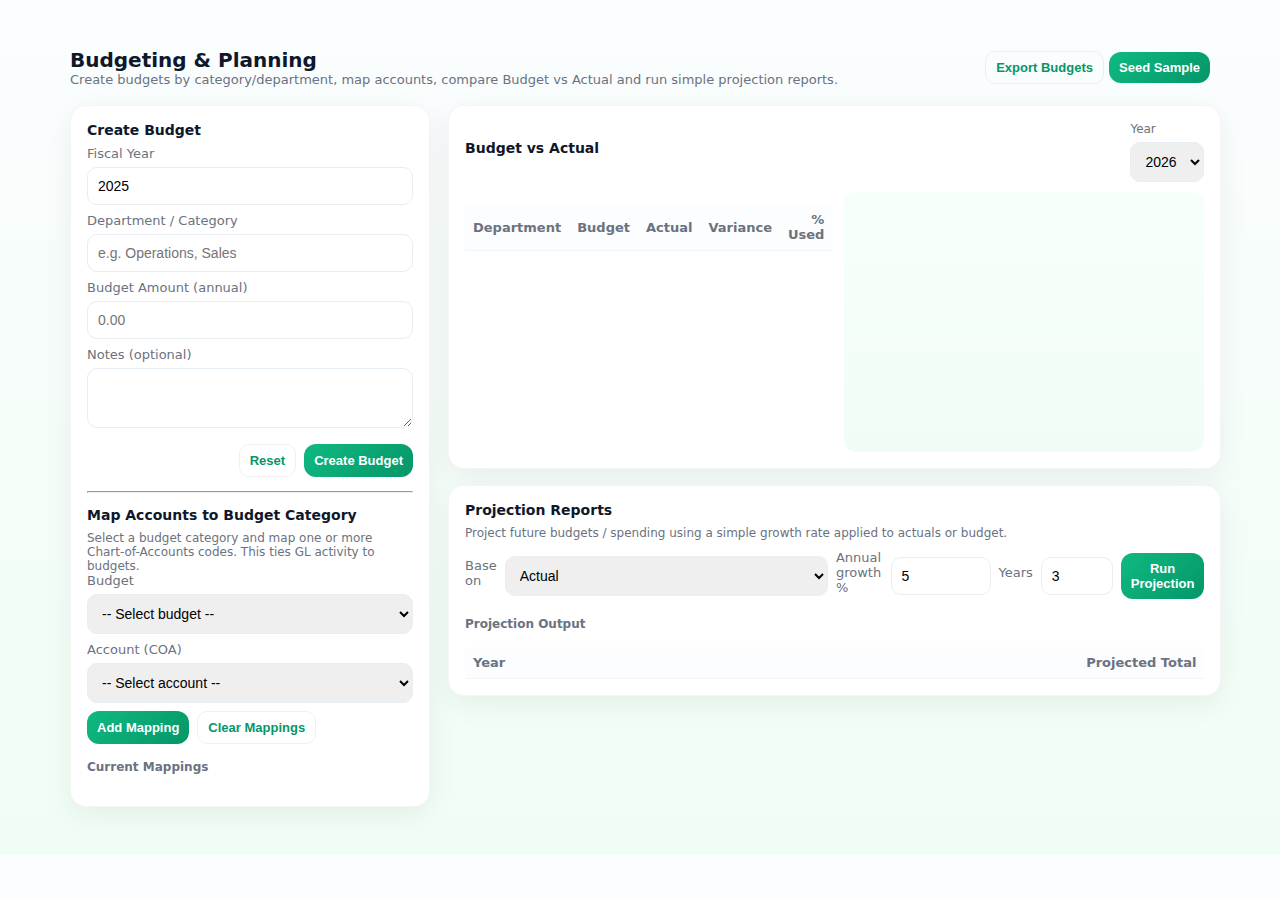
<file: budgeting-planning.html>
<!doctype html>
<html lang="en">
<head>
  <meta charset="utf-8" />
  <meta name="viewport" content="width=device-width,initial-scale=1" />
  <title>Budgeting & Planning — ThinkShip ERP</title>
  <style>
    :root{
      --bg: linear-gradient(180deg,#fbfdff 0%, #f0fdf4 100%);
      --card:#ffffff;
      --muted:#6b7280;
      --text:#0f172a;
      --brand-start:#10b981; /* green */
      --brand-end:#059669;
      --accent:#059669;
      --shadow: 0 8px 30px rgba(2,6,23,0.06);
      --radius: 16px;
    }
    *{box-sizing:border-box}
    body{font-family:Inter, system-ui, -apple-system, 'Segoe UI', Roboto, Arial; margin:0; background:var(--bg); color:var(--text); -webkit-font-smoothing:antialiased}
    .wrap{max-width:1180px;margin:28px auto;padding:20px}

    header{display:flex;align-items:center;justify-content:space-between;gap:12px;margin-bottom:18px}
    h1{font-size:20px;margin:0;font-weight:700}
    .muted{color:var(--muted);font-size:13px}

    .grid{display:grid;grid-template-columns:360px 1fr;gap:18px}
    @media (max-width:960px){.grid{grid-template-columns:1fr}}

    .card{background:var(--card);border-radius:var(--radius);padding:16px;box-shadow:var(--shadow);border:1px solid rgba(2,6,23,0.04)}

    label{display:block;font-size:13px;color:var(--muted);margin-bottom:6px}
    input[type=text],input[type=number],select,textarea,input[type=date]{width:100%;padding:10px;border-radius:10px;border:1px solid #e6edf3;font-size:14px}
    textarea{min-height:60px}
    .row{display:flex;gap:8px}
    .row .col{flex:1}
    .btn{display:inline-flex;align-items:center;justify-content:center;gap:8px;padding:10px 14px;border-radius:12px;border:0;cursor:pointer;font-weight:700}
    .btn-primary{background:linear-gradient(135deg,var(--brand-start),var(--brand-end));color:white}
    .btn-ghost{background:transparent;border:1px solid rgba(2,6,23,0.06);color:var(--brand-end);padding:8px 12px;border-radius:10px}
    .small{font-size:13px;padding:8px 10px}

    table{width:100%;border-collapse:collapse;margin-top:12px}
    th,td{padding:8px;text-align:left;border-bottom:1px solid #f1f5f9;font-size:13px}
    th{color:var(--muted);background:#fbfdff}
    .right{text-align:right}

    .muted-sm{font-size:12px;color:var(--muted)}
    .chip{display:inline-block;padding:6px 10px;border-radius:999px;background:#ecfdf5;color:#065f46;font-weight:700}

    .chart-wrap{height:260px;padding:12px;border-radius:12px;background:linear-gradient(180deg,#f7fffa,#f0fdf4);}
    .section-title{font-size:14px;font-weight:700;margin:0 0 8px}
  </style>
</head>
<body>
  <div class="wrap">
    <header>
      <div>
        <h1>Budgeting & Planning</h1>
        <div class="muted">Create budgets by category/department, map accounts, compare Budget vs Actual and run simple projection reports.</div>
      </div>
      <div>
        <button class="btn btn-ghost small" id="exportBudgetsBtn">Export Budgets</button>
        <button class="btn btn-primary small" id="importSampleBtn">Seed Sample</button>
      </div>
    </header>

    <div class="grid">
      <!-- Left column: create budget, categories, mappings -->
      <aside class="card">
        <div>
          <h3 class="section-title">Create Budget</h3>
          <form id="budgetForm">
            <label for="bYear">Fiscal Year</label>
            <input id="bYear" type="number" min="2000" max="2100" value="2025" />

            <label for="bDept" style="margin-top:8px">Department / Category</label>
            <input id="bDept" type="text" placeholder="e.g. Operations, Sales" />

            <label for="bAmount" style="margin-top:8px">Budget Amount (annual)</label>
            <input id="bAmount" type="number" step="0.01" placeholder="0.00" />

            <label for="bNotes" style="margin-top:8px">Notes (optional)</label>
            <textarea id="bNotes"></textarea>

            <div style="display:flex;gap:8px;margin-top:12px;justify-content:flex-end">
              <button type="button" class="btn btn-ghost small" id="resetBudgetBtn">Reset</button>
              <button type="submit" class="btn btn-primary small">Create Budget</button>
            </div>
          </form>
        </div>

        <hr style="margin:14px 0" />

        <div>
          <h3 class="section-title">Map Accounts to Budget Category</h3>
          <div class="muted-sm">Select a budget category and map one or more Chart-of-Accounts codes. This ties GL activity to budgets.</div>
          <label for="mapBudget">Budget</label>
          <select id="mapBudget"></select>
          <label for="mapAccount" style="margin-top:8px">Account (COA)</label>
          <select id="mapAccount"></select>
          <div style="display:flex;gap:8px;margin-top:8px">
            <button class="btn btn-primary small" id="addMappingBtn">Add Mapping</button>
            <button class="btn btn-ghost small" id="clearMappingBtn">Clear Mappings</button>
          </div>
          <div style="margin-top:12px">
            <h4 class="muted-sm">Current Mappings</h4>
            <div id="mappingsList"></div>
          </div>
        </div>
      </aside>

      <!-- Right column: analysis, reports -->
      <main>
        <div class="card" style="margin-bottom:16px">
          <div style="display:flex;justify-content:space-between;align-items:center">
            <h3 class="section-title">Budget vs Actual</h3>
            <div>
              <label class="muted-sm">Year</label>
              <select id="viewYear"></select>
            </div>
          </div>

          <div style="margin-top:10px;display:flex;gap:12px">
            <div style="flex:1">
              <table id="bvstable"><thead><tr><th>Department</th><th class="right">Budget</th><th class="right">Actual</th><th class="right">Variance</th><th class="right">% Used</th></tr></thead><tbody></tbody></table>
            </div>
            <div style="width:360px">
              <div class="chart-wrap"><canvas id="barchart" width="320" height="200"></canvas></div>
            </div>
          </div>
        </div>

        <div class="card">
          <h3 class="section-title">Projection Reports</h3>
          <div class="muted-sm">Project future budgets / spending using a simple growth rate applied to actuals or budget.</div>
          <div style="display:flex;gap:8px;margin-top:10px;align-items:center">
            <label for="projBase">Base on</label>
            <select id="projBase"><option value="actual">Actual</option><option value="budget">Budget</option></select>
            <label for="projRate">Annual growth %</label>
            <input id="projRate" type="number" step="0.01" value="5" style="width:100px" />
            <label for="projYears">Years</label>
            <input id="projYears" type="number" min="1" max="10" value="3" style="width:80px" />
            <button class="btn btn-primary small" id="runProjBtn">Run Projection</button>
          </div>

          <div style="margin-top:12px">
            <h4 class="muted-sm">Projection Output</h4>
            <table id="projTable"><thead><tr><th>Year</th><th class="right">Projected Total</th></tr></thead><tbody></tbody></table>
          </div>
        </div>
      </main>
    </div>
  </div>

  <script>
    // storage keys
    const BUD_KEY = 'ts_demo_budgets_v1';
    const MAP_KEY = 'ts_demo_budget_mappings_v1'; // {budgetId: [accountCodes...]}
    const GL_KEY = 'ts_demo_gl_v1';
    const COA_KEY = 'coa_demo_accounts_v1';

    let budgets = [];
    let mappings = {};
    let coa = [];

    function genId(p='x'){ return p + Math.random().toString(36).slice(2,9) }

    function $id(id){ return document.getElementById(id) }

    function loadData(){ try{ budgets = JSON.parse(localStorage.getItem(BUD_KEY)||'[]') }catch(e){ budgets=[] }
      try{ mappings = JSON.parse(localStorage.getItem(MAP_KEY)||'{}') }catch(e){ mappings={} }
      try{ coa = JSON.parse(localStorage.getItem(COA_KEY)||'[]') }catch(e){ coa=[] }
      populateBudgetSelectors(); populateCoaSelector(); populateYearSelector(); renderMappings(); renderBVSTable(); }

    function saveBudgets(){ localStorage.setItem(BUD_KEY, JSON.stringify(budgets)); }
    function saveMappings(){ localStorage.setItem(MAP_KEY, JSON.stringify(mappings)); }

    // Create budget
    document.addEventListener('DOMContentLoaded', ()=>{
      // wire form
      const form = $id('budgetForm');
      if (form) form.addEventListener('submit', (e)=>{ e.preventDefault(); createBudget(); });
      if ($id('resetBudgetBtn')) $id('resetBudgetBtn').addEventListener('click', ()=> { form.reset(); });
      if ($id('addMappingBtn')) $id('addMappingBtn').addEventListener('click', addMapping);
      if ($id('clearMappingBtn')) $id('clearMappingBtn').addEventListener('click', ()=>{ mappings = {}; saveMappings(); renderMappings(); });
      if ($id('exportBudgetsBtn')) $id('exportBudgetsBtn').addEventListener('click', exportBudgets);
      if ($id('importSampleBtn')) $id('importSampleBtn').addEventListener('click', seedSample);
      if ($id('viewYear')) $id('viewYear').addEventListener('change', renderBVSTable);
      if ($id('runProjBtn')) $id('runProjBtn').addEventListener('click', runProjection);

      loadData();
    });

    function createBudget(){ const year = parseInt(($id('bYear')?.value)||new Date().getFullYear()); const dept = ($id('bDept')?.value||'').trim(); const amount = parseFloat(($id('bAmount')?.value)||0); const notes = ($id('bNotes')?.value||'').trim(); if(!dept || amount<=0){ alert('Provide department and budget amount'); return; }
      const b = { id: genId('bud'), year, dept, amount, notes, createdAt: new Date().toISOString() };
      budgets.push(b); saveBudgets(); populateBudgetSelectors(); renderMappings(); renderBVSTable(); alert('Budget created'); $id('budgetForm').reset(); }

    function populateBudgetSelectors(){ const sel = $id('mapBudget'); if(!sel) return; sel.innerHTML = '<option value="">-- Select budget --</option>'; budgets.forEach(b=>{ const o=document.createElement('option'); o.value=b.id; o.textContent = b.year + ' — ' + b.dept + ' — ' + Number(b.amount).toLocaleString(); sel.appendChild(o); });
      // also populate budget list used in BVS
      const vy = $id('viewYear'); if(vy){ vy.innerHTML=''; const years = Array.from(new Set(budgets.map(b=>b.year))).sort(); if(years.length===0){ const y=new Date().getFullYear(); vy.innerHTML = '<option value="'+y+'">'+y+'</option>'; } else { years.forEach(y=>{ const o=document.createElement('option'); o.value=y; o.textContent=y; vy.appendChild(o); }); }
      }
    }

    function populateCoaSelector(){ const sel = $id('mapAccount'); if(!sel) return; sel.innerHTML = '<option value="">-- Select account --</option>'; coa.forEach(a=>{ const o = document.createElement('option'); o.value = a.code || a.id; o.textContent = (a.code? a.code+' — ':'') + a.name; sel.appendChild(o); }); }

    function addMapping(){ const bid = ($id('mapBudget')?.value||''); const acc = ($id('mapAccount')?.value||''); if(!bid || !acc){ alert('Select budget and account'); return; } mappings[bid] = mappings[bid] || []; if(!mappings[bid].includes(acc)) mappings[bid].push(acc); saveMappings(); renderMappings(); }

    function renderMappings(){ const node = $id('mappingsList'); if(!node) return; node.innerHTML = ''; budgets.forEach(b=>{ const wrap = document.createElement('div'); wrap.style.marginBottom='10px'; const header = document.createElement('div'); header.innerHTML = '<strong>' + b.year + ' — ' + escapeHtml(b.dept) + '</strong> <span class="muted-sm">(' + Number(b.amount).toLocaleString() + ')</span>'; wrap.appendChild(header); const mapped = mappings[b.id] || []; if(mapped.length===0){ const p = document.createElement('div'); p.className='muted-sm'; p.textContent = 'No accounts mapped'; wrap.appendChild(p); } else { const list = document.createElement('div'); mapped.forEach(code=>{ const a = coa.find(x=> (x.code||x.id)===code); const label = a ? ((a.code? a.code+' — ':'') + a.name) : code; const pill = document.createElement('div'); pill.className='chip'; pill.style.display='inline-block'; pill.style.margin='4px 8px 4px 0'; pill.textContent = label; list.appendChild(pill); }); wrap.appendChild(list); }
      // remove mapping button
      const rm = document.createElement('button'); rm.className='btn btn-ghost small'; rm.textContent='Remove'; rm.style.marginTop='6px'; rm.onclick = ()=>{ if(confirm('Remove all mappings for this budget?')){ delete mappings[b.id]; saveMappings(); renderMappings(); } }; wrap.appendChild(rm);
      node.appendChild(wrap);
    }); }

    // Budget vs Actual: compute actuals from GL by summing journal lines for mapped accounts
    function getGL(){ try{ return JSON.parse(localStorage.getItem(GL_KEY) || '[]') }catch(e){ return [] } }

    function computeActualForBudget(b){ const gl = getGL(); const mapped = mappings[b.id] || []; if(mapped.length===0) return 0; // sum all lines where account code matches mapped codes and the journal date is in year
      const year = b.year; let sum = 0; gl.forEach(j=>{ // j.lines expected
        try{ const jdate = new Date(j.date||j.postedAt||j.createdAt||''); if(jdate.getFullYear() !== Number(year)) return; (j.lines||[]).forEach(line=>{ const acct = line.account || ''; if(mapped.includes(acct)){
              // treat debit positive, credit negative for expense accounts — we'll sum amounts as they appear
              if(line.dc === 'debit') sum += Number(line.amount||0); else if(line.dc === 'credit') sum -= Number(line.amount||0); else sum += Number(line.amount||0);
            } }); }catch(err){}
      }); return sum; }

    // Render budget vs actual table and chart
    function renderBVSTable(){ const tbody = $id('bvstable')?.querySelector('tbody'); if(!tbody) return; tbody.innerHTML=''; const year = Number(($id('viewYear')?.value) || (new Date().getFullYear())); const list = budgets.filter(b=> Number(b.year) === year); const chartData = []; list.forEach(b=>{ const actual = computeActualForBudget(b); const budgeted = Number(b.amount||0); const variance = budgeted - actual; const pct = budgeted===0 ? 0 : (actual/budgeted)*100; const tr = document.createElement('tr'); tr.innerHTML = '<td>'+escapeHtml(b.dept)+'</td><td class="right">'+Number(budgeted).toLocaleString()+'</td><td class="right">'+Number(actual).toLocaleString()+'</td><td class="right">'+Number(variance).toLocaleString()+'</td><td class="right">'+pct.toFixed(1)+'%</td>'; tbody.appendChild(tr); chartData.push({label: b.dept, budget: budgeted, actual: actual}); }); drawBarChart(chartData);
    }

    // Simple canvas bar chart (budget vs actual)
    function drawBarChart(data){ const canvas = $id('barchart'); if(!canvas) return; const ctx = canvas.getContext('2d'); const w = canvas.width; const h = canvas.height; ctx.clearRect(0,0,w,h); if(!data || data.length===0){ ctx.fillStyle='#9ca3af'; ctx.font='14px Inter'; ctx.fillText('No data to display', 20, 40); return; }
      // compute scales
      const maxVal = Math.max(...data.map(d=> Math.max(d.budget, Math.abs(d.actual)) ), 1);
      const padding = 24; const barW = Math.min(28, (w - padding*2) / Math.max(data.length,1) / 2);
      data.forEach((d,i)=>{ const xBase = padding + i * ((w - padding*2)/Math.max(data.length,1)); // budget (green)
        const bx = xBase + 10;
        const bh = (d.budget / maxVal) * (h - 60);
        ctx.fillStyle = 'rgba(5,150,105,0.9)'; ctx.fillRect(bx, h-30-bh, barW, bh);
        // actual (dark gray)
        const ax = bx + barW + 6; const ah = (Math.abs(d.actual) / maxVal) * (h - 60);
        ctx.fillStyle = 'rgba(55,65,81,0.9)'; ctx.fillRect(ax, h-30-ah, barW, ah);
        // labels
        ctx.fillStyle = '#374151'; ctx.font='11px Inter'; const label = d.label.length>12 ? d.label.slice(0,11)+'…' : d.label; ctx.fillText(label, bx-4, h-8);
      });
      // legend
      ctx.fillStyle='rgba(5,150,105,0.9)'; ctx.fillRect(w-160,8,12,12); ctx.fillStyle='#374151'; ctx.font='12px Inter'; ctx.fillText('Budget', w-140, 18);
      ctx.fillStyle='rgba(55,65,81,0.9)'; ctx.fillRect(w-80,8,12,12); ctx.fillStyle='#374151'; ctx.fillText('Actual', w-60, 18);
    }

    // Projection reports
    function runProjection(){ const base = ($id('projBase')?.value) || 'actual'; const rate = parseFloat(($id('projRate')?.value)||0)/100; const years = parseInt(($id('projYears')?.value)||3); // compute total base
      let totalBase = 0; const year = Number(($id('viewYear')?.value) || new Date().getFullYear()); const list = budgets.filter(b=> Number(b.year) === year);
      if(base === 'actual'){ list.forEach(b=> totalBase += computeActualForBudget(b)); } else { list.forEach(b=> totalBase += Number(b.amount||0)); }
      const tbody = $id('projTable')?.querySelector('tbody'); if(!tbody) return; tbody.innerHTML=''; let current = totalBase; for(let i=1;i<=years;i++){ current = current * (1 + rate); const tr = document.createElement('tr'); tr.innerHTML = '<td>'+(year + i)+'</td><td class="right">'+Number(current).toLocaleString(undefined,{maximumFractionDigits:2})+'</td>'; tbody.appendChild(tr); }
    }

    // helpers
    function escapeHtml(s){ return String(s||'').replace(/&/g,'&amp;').replace(/</g,'&lt;').replace(/>/g,'&gt;') }

    // seed sample data
    function seedSample(){ if(!confirm('Seed sample budgets and mappings?')) return; // sample COA if none
      try{ const existingCoa = JSON.parse(localStorage.getItem(COA_KEY)||'[]'); if(!existingCoa || existingCoa.length===0){ const sample = [ {id:'a1',code:'5000',name:'Office Supplies'}, {id:'a2',code:'5100',name:'Fuel'}, {id:'a3',code:'5200',name:'Salaries'}, {id:'a4',code:'4100',name:'Sales Revenue'} ]; localStorage.setItem(COA_KEY, JSON.stringify(sample)); coa = sample; } }catch(e){}
      // budgets
      budgets = [ {id:genId('bud'), year:2025, dept:'Operations', amount:120000}, {id:genId('bud'), year:2025, dept:'Sales', amount:200000}, {id:genId('bud'), year:2025, dept:'HR', amount:80000} ]; saveBudgets(); // mappings
      mappings = {}; mappings[budgets[0].id] = ['5000','5100']; mappings[budgets[1].id] = ['4100']; mappings[budgets[2].id] = ['5200']; saveMappings(); alert('Seeded sample budgets, COA and mappings'); loadData(); }

    function exportBudgets(){ const out = {budgets, mappings}; const blob = new Blob([JSON.stringify(out,null,2)],{type:'application/json'}); const url = URL.createObjectURL(blob); const a=document.createElement('a'); a.href=url; a.download='budgets_export.json'; a.click(); URL.revokeObjectURL(url); }

    // init
    document.addEventListener('DOMContentLoaded', ()=>{ loadData(); });
  </script>
</body>
</html>
</file>
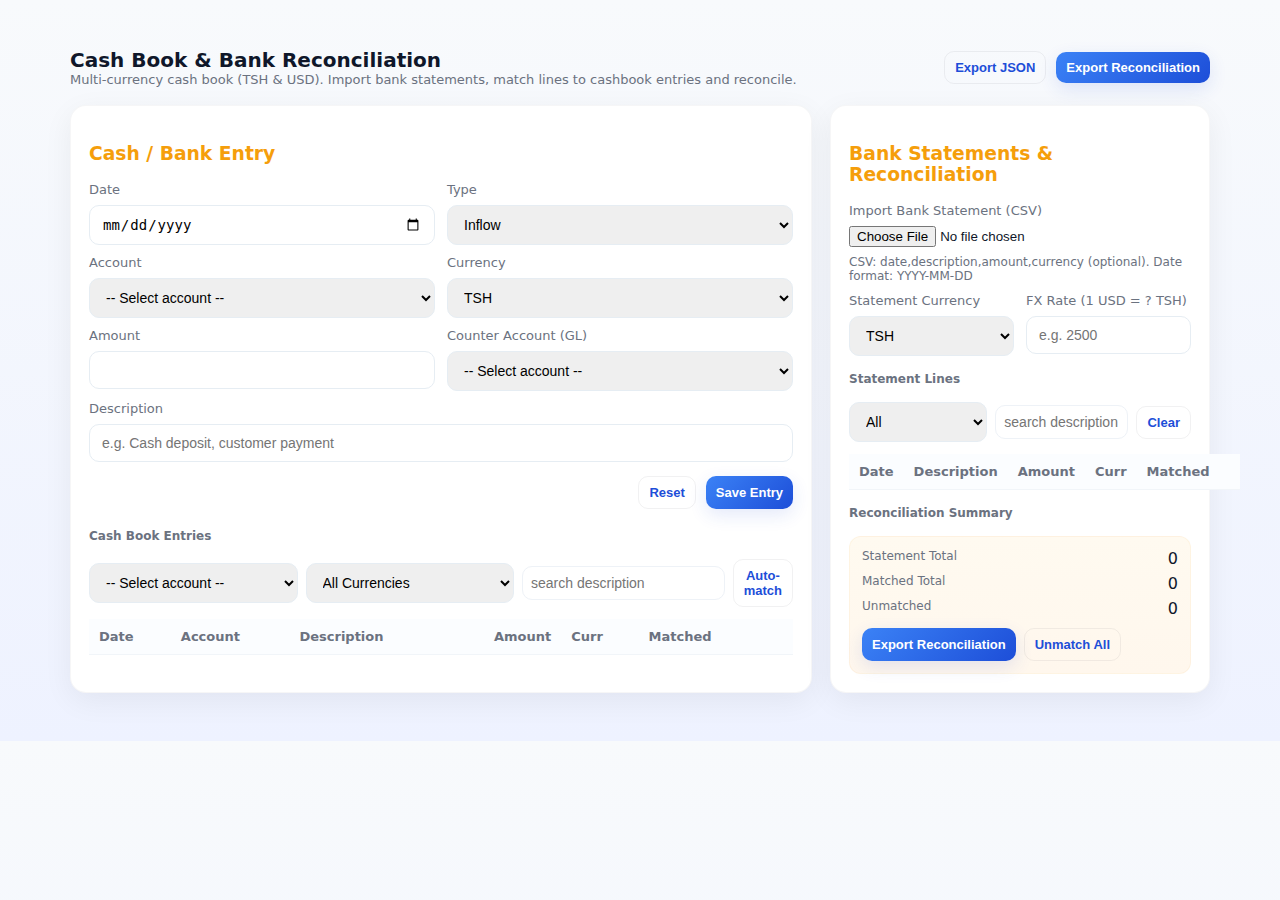
<file: cash-bank-reconciliation.html>
<!doctype html>
<html lang="en">
<head>
  <meta charset="utf-8" />
  <meta name="viewport" content="width=device-width,initial-scale=1" />
  <title>Cash Book & Bank Reconciliation — Fixed</title>
  <style>
    /* (Same polished style as earlier; adjusted for button colors & safe visuals) */
    :root{
      --bg: linear-gradient(180deg,#f8fafc 0%, #eef2ff 100%);
      --page-bg:#f6f8fb;
      --card:#ffffff;
      --muted:#6b7280;
      --text:#0f172a;
      --brand-start:#3b82f6;
      --brand-end:#1d4ed8;
      --accent:#f59e0b;
      --shadow: 0 8px 30px rgba(2,6,23,0.06);
      --radius: 16px;
    }
    *{box-sizing:border-box}
    body{font-family:Inter, system-ui, -apple-system, 'Segoe UI', Roboto, Arial; margin:0; background:var(--bg); color:var(--text); -webkit-font-smoothing:antialiased}
    .wrap{max-width:1180px;margin:28px auto;padding:20px}
    header{display:flex;align-items:center;justify-content:space-between;gap:16px;margin-bottom:18px}
    h1{font-size:20px;margin:0;font-weight:700}
    .muted{color:var(--muted);font-size:13px}
    .grid{display:grid;grid-template-columns:1fr 380px;gap:18px}
    @media (max-width:980px){.grid{grid-template-columns:1fr}}
    .card{background:var(--card);border-radius:var(--radius);padding:18px;box-shadow:var(--shadow);border:1px solid rgba(15,23,42,0.04)}
    label{display:block;font-size:13px;color:var(--muted);margin-bottom:8px}
    input[type=text],input[type=date],input[type=number],select,textarea{width:100%;padding:10px 12px;border-radius:10px;border:1px solid #e6edf3;font-size:14px}
    textarea{min-height:60px}
    .grid-2{display:grid;grid-template-columns:1fr 1fr;gap:12px}
    @media (max-width:700px){.grid-2{grid-template-columns:1fr}}
    .btn{display:inline-flex;align-items:center;justify-content:center;gap:8px;padding:10px 14px;border-radius:12px;border:0;cursor:pointer;font-weight:600}
    .btn-primary{background:linear-gradient(135deg,var(--brand-start),var(--brand-end));color:white;box-shadow:0 6px 18px rgba(29,78,216,0.12);transition:transform .15s ease, box-shadow .15s ease}
    .btn-primary:hover{transform:translateY(-2px);box-shadow:0 14px 40px rgba(29,78,216,0.14)}
    .btn-ghost{background:transparent;border:1px solid rgba(15,23,42,0.06);color:var(--brand-end);font-weight:700;padding:9px 12px;border-radius:10px}
    .small{font-size:13px;padding:8px 10px;border-radius:10px}
    table{width:100%;border-collapse:collapse;margin-top:12px}
    th,td{padding:10px;text-align:left;border-bottom:1px solid #f1f5f9;font-size:13px}
    th{color:var(--muted);background:#fbfdff}
    .right{text-align:right}
    .pill{display:inline-block;padding:6px 10px;border-radius:999px;background:#f4f7ff;color:var(--brand-end);font-weight:700;font-size:12px}
    .pill.reconciled{background:linear-gradient(90deg,var(--accent),#fb923c);color:white}
    .pill.unreconciled{background:#fff7ed;color:#92400e}
    .flex{display:flex;gap:10px;align-items:center}
    .muted-sm{font-size:12px;color:var(--muted)}
    .page-accent{color:var(--accent);font-weight:700}
    .summary{background:linear-gradient(180deg,#fffaf0, #fff7ed);border-radius:12px;padding:12px;border:1px solid rgba(245,158,11,0.06)}
  </style>
</head>
<body>
  <div class="wrap">
    <header>
      <div>
        <h1>Cash Book & Bank Reconciliation</h1>
        <div class="muted">Multi-currency cash book (TSH & USD). Import bank statements, match lines to cashbook entries and reconcile.</div>
      </div>
      <div class="flex">
        <button class="btn btn-ghost small" id="exportJsonBtn">Export JSON</button>
        <button class="btn btn-primary small" id="exportReconcileBtn">Export Reconciliation</button>
      </div>
    </header>

    <div class="grid">
      <main class="card">
        <section>
          <h3 class="page-accent">Cash / Bank Entry</h3>
          <form id="entryForm">
            <div class="grid-2">
              <div>
                <label for="entryDate">Date</label>
                <input id="entryDate" type="date" required />
              </div>
              <div>
                <label for="entryType">Type</label>
                <select id="entryType"><option value="inflow">Inflow</option><option value="outflow">Outflow</option></select>
              </div>
            </div>

            <div class="grid-2" style="margin-top:10px">
              <div>
                <label for="entryAccount">Account</label>
                <select id="entryAccount"></select>
              </div>
              <div>
                <label for="entryCurrency">Currency</label>
                <select id="entryCurrency"><option value="TSH">TSH</option><option value="USD">USD</option></select>
              </div>
            </div>

            <div class="grid-2" style="margin-top:10px">
              <div>
                <label for="entryAmount">Amount</label>
                <input id="entryAmount" type="number" step="0.01" required />
              </div>
              <div>
                <label for="entryCounterAccount">Counter Account (GL)</label>
                <select id="entryCounterAccount"></select>
              </div>
            </div>

            <div style="margin-top:10px">
              <label for="entryDesc">Description</label>
              <input id="entryDesc" type="text" placeholder="e.g. Cash deposit, customer payment" />
            </div>

            <div style="margin-top:14px;display:flex;justify-content:flex-end;gap:10px">
              <button type="button" class="btn btn-ghost small" id="resetEntryBtn">Reset</button>
              <button type="submit" class="btn btn-primary small" id="saveEntryBtn">Save Entry</button>
            </div>
          </form>

          <div style="margin-top:20px">
            <h4 class="muted-sm">Cash Book Entries</h4>
            <div style="display:flex;gap:8px;align-items:center;margin-top:8px">
              <select id="filterAccount"></select>
              <select id="filterCurrency"><option value="all">All Currencies</option><option value="TSH">TSH</option><option value="USD">USD</option></select>
              <input id="filterQ" type="text" placeholder="search description" style="padding:8px;border-radius:10px;border:1px solid #eef2f7" />
              <button class="btn btn-ghost small" id="autoMatchBtn">Auto-match</button>
            </div>

            <table id="entriesTable"><thead><tr><th>Date</th><th>Account</th><th>Description</th><th class="right">Amount</th><th>Curr</th><th>Matched</th><th></th></tr></thead><tbody></tbody></table>
          </div>
        </section>
      </main>

      <aside class="card">
        <h3 class="page-accent">Bank Statements & Reconciliation</h3>

        <div style="margin-top:6px">
          <label for="stmtFile">Import Bank Statement (CSV)</label>
          <input id="stmtFile" type="file" accept="text/csv" />
          <div class="muted-sm" style="margin-top:8px">CSV: date,description,amount,currency (optional). Date format: YYYY-MM-DD</div>
        </div>

        <div style="margin-top:10px" class="grid-2">
          <div>
            <label for="stmtCurrency">Statement Currency</label>
            <select id="stmtCurrency"><option value="TSH">TSH</option><option value="USD">USD</option></select>
          </div>
          <div>
            <label for="fxRate">FX Rate (1 USD = ? TSH)</label>
            <input id="fxRate" type="number" step="0.01" placeholder="e.g. 2500" />
          </div>
        </div>

        <div style="margin-top:12px">
          <h4 class="muted-sm">Statement Lines</h4>
          <div style="display:flex;gap:8px;align-items:center;margin-top:8px">
            <select id="stmtFilterCurr"><option value="all">All</option><option value="TSH">TSH</option><option value="USD">USD</option></select>
            <input id="stmtSearch" type="text" placeholder="search description" style="padding:8px;border-radius:10px;border:1px solid #eef2f7" />
            <button class="btn btn-ghost small" id="clearStatementsBtn">Clear</button>
          </div>

          <table id="statementsTable"><thead><tr><th>Date</th><th>Description</th><th class="right">Amount</th><th>Curr</th><th>Matched</th><th></th></tr></thead><tbody></tbody></table>
        </div>

        <div style="margin-top:12px">
          <h4 class="muted-sm">Reconciliation Summary</h4>
          <div class="summary" style="margin-top:8px">
            <div style="display:flex;justify-content:space-between"><div class="muted-sm">Statement Total</div><div id="stmtTotal">0</div></div>
            <div style="display:flex;justify-content:space-between;margin-top:6px"><div class="muted-sm">Matched Total</div><div id="matchedTotal">0</div></div>
            <div style="display:flex;justify-content:space-between;margin-top:6px"><div class="muted-sm">Unmatched</div><div id="unmatchedTotal">0</div></div>
            <div style="display:flex;gap:8px;margin-top:10px">
              <button class="btn btn-primary small" id="exportReconcileBtn2">Export Reconciliation</button>
              <button class="btn btn-ghost small" id="unmatchAllBtn">Unmatch All</button>
            </div>
          </div>
        </div>
      </aside>
    </div>
  </div>

  <script>
    // Keys
    const CASH_KEY = 'ts_demo_cashbook_v1';
    const STMT_KEY = 'ts_demo_bankstatements_v1';
    const REC_KEY = 'ts_demo_reconciliations_v1';
    const GL_KEY = 'ts_demo_gl_v1';
    const COA_KEY = 'coa_demo_accounts_v1';

    // Data containers
    let entries = [], statements = [], reconciliations = [], coa = [];

    function genId(prefix='x'){ return prefix + Math.random().toString(36).slice(2,9) }

    // safe element getter
    function $id(id){ return document.getElementById(id) || null }

    // Load COA and populate select boxes safely
    function loadCOA(){
      try {
        coa = JSON.parse(localStorage.getItem(COA_KEY) || '[]');
      } catch (e) { coa = [] }
      const acctEls = ['entryAccount','entryCounterAccount','filterAccount'];
      acctEls.forEach(id => {
        const el = $id(id);
        if (!el) return;
        el.innerHTML = '<option value="">-- Select account --</option>';
        coa.forEach(a => {
          const opt = document.createElement('option');
          opt.value = a.code || a.id;
          opt.textContent = (a.code ? a.code + ' — ' : '') + a.name;
          el.appendChild(opt);
        });
      });
    }

    function loadAll(){
      try { entries = JSON.parse(localStorage.getItem(CASH_KEY) || '[]') } catch(e){ entries = [] }
      try { statements = JSON.parse(localStorage.getItem(STMT_KEY) || '[]') } catch(e){ statements = [] }
      try { reconciliations = JSON.parse(localStorage.getItem(REC_KEY) || '[]') } catch(e){ reconciliations = [] }
      loadCOA();
      renderEntries();
      renderStatements();
      renderReconciliationSummary();
    }

    // Save entry (guarded)
    function saveEntryObj(eObj){
      entries.push(eObj);
      localStorage.setItem(CASH_KEY, JSON.stringify(entries));
      postToGLFromEntry(eObj);
      renderEntries(); renderStatements(); renderReconciliationSummary();
    }

    // Post to GL (simple two-line journal)
    function postToGLFromEntry(eObj){
      try {
        const amt = Math.abs(eObj.amount);
        let lines = [];
        if (eObj.amount >= 0){
          lines.push({account: eObj.account, dc:'debit', amount: amt, desc: eObj.description});
          lines.push({account: eObj.counterAccount, dc:'credit', amount: amt, desc: eObj.description});
        } else {
          lines.push({account: eObj.counterAccount, dc:'debit', amount: amt, desc: eObj.description});
          lines.push({account: eObj.account, dc:'credit', amount: amt, desc: eObj.description});
        }
        let journal = [];
        try { journal = JSON.parse(localStorage.getItem(GL_KEY) || '[]') } catch(e){ journal = [] }
        journal.push({ id: genId('j'), date: eObj.date, ref: 'CB-'+eObj.id, description: 'Cash book entry: '+(eObj.description||eObj.id), lines, totalDebit: amt, totalCredit: amt });
        localStorage.setItem(GL_KEY, JSON.stringify(journal));
      } catch(err){
        console.warn('GL post failed', err);
      }
    }

    // Render functions (safe)
    function renderEntries(){
      const tbody = $id('entriesTable')?.querySelector('tbody');
      if (!tbody) return;
      tbody.innerHTML = '';
      const filterAcc = ($id('filterAccount')?.value) || '';
      const curFilter = ($id('filterCurrency')?.value) || 'all';
      const q = (($id('filterQ')?.value)||'').toLowerCase();
      entries.slice().reverse().forEach(en => {
        if (filterAcc && en.account !== filterAcc) return;
        if (curFilter !== 'all' && en.currency !== curFilter) return;
        if (q && !((en.description||'').toLowerCase().includes(q))) return;
        const acc = coa.find(a => (a.code||a.id) === en.account);
        const accLabel = acc ? ((acc.code?acc.code+' — ':'')+acc.name) : en.account;
        const matched = reconciliations.find(r => r.entryId === en.id);
        const tr = document.createElement('tr');
        tr.innerHTML = `<td>${en.date}</td><td>${accLabel}</td><td>${escapeHtml(en.description||'')}</td><td class="right">${Number(en.amount).toLocaleString()}</td><td>${en.currency}</td><td>${matched ? '<span class="pill reconciled">Yes</span>' : '<span class="pill unreconciled">No</span>'}</td><td style="text-align:right">${matched ? '<button class="btn btn-ghost small" data-unmatch="'+en.id+'">Unmatch</button>' : '<button class="btn btn-primary small" data-match="'+en.id+'">Match</button>'}</td>`;
        tbody.appendChild(tr);
      });

      // delegate row buttons
      tbody.querySelectorAll('[data-match]').forEach(btn => {
        btn.onclick = () => openMatchPicker(btn.getAttribute('data-match'));
      });
      tbody.querySelectorAll('[data-unmatch]').forEach(btn => {
        btn.onclick = () => unreconcileEntry(btn.getAttribute('data-unmatch'));
      });
    }

    // Statements import & render
    function handleStmtFile(ev){
      try {
        const f = ev?.target?.files?.[0];
        if (!f) return;
        const reader = new FileReader();
        reader.onload = () => parseStmtCSV(reader.result);
        reader.readAsText(f);
      } catch(err){ console.error('Import failed', err); alert('Import failed — see console'); }
    }

    function parseStmtCSV(csv){
      if (!csv) return;
      const lines = csv.split('\n').map(l=>l.trim()).filter(Boolean);
      const imported = [];
      lines.forEach(line => {
        // relaxed CSV parsing: try date,desc,amount,currency
        const cols = line.split(',').map(c=>c.trim().replace(/^"|"$/g,''));
        const date = cols[0] || '';
        const desc = cols[1] || '';
        const amount = parseFloat((cols[2]||'0').replace(/[^0-9.-]/g,'')) || 0;
        const currency = cols[3] || ($id('stmtCurrency')?.value) || 'TSH';
        imported.push({ id: genId('s'), date, description: desc, amount, currency });
      });
      statements = (statements || []).concat(imported);
      localStorage.setItem(STMT_KEY, JSON.stringify(statements));
      renderStatements();
      renderReconciliationSummary();
      alert('Imported ' + imported.length + ' statement lines');
    }

    function renderStatements(){
      const tbody = $id('statementsTable')?.querySelector('tbody');
      if (!tbody) return;
      tbody.innerHTML = '';
      const cur = ($id('stmtFilterCurr')?.value) || 'all';
      const q = (($id('stmtSearch')?.value)||'').toLowerCase();
      statements.slice().reverse().forEach(st => {
        if (cur !== 'all' && st.currency !== cur) return;
        if (q && !((st.description||'').toLowerCase().includes(q))) return;
        const matched = reconciliations.find(r => r.statementId === st.id);
        const tr = document.createElement('tr');
        tr.innerHTML = `<td>${st.date}</td><td>${escapeHtml(st.description||'')}</td><td class="right">${Number(st.amount).toLocaleString()}</td><td>${st.currency}</td><td>${matched ? '<span class="pill reconciled">Yes</span>' : '<span class="pill unreconciled">No</span>'}</td><td style="text-align:right">${matched ? '<button class="btn btn-ghost small" data-unmatch-s="'+st.id+'">Unmatch</button>' : '<button class="btn btn-primary small" data-find="'+st.id+'">Find Match</button>'}</td>`;
        tbody.appendChild(tr);
      });

      tbody.querySelectorAll('[data-find]').forEach(btn => {
        btn.onclick = () => openMatchSuggestions(btn.getAttribute('data-find'));
      });
      tbody.querySelectorAll('[data-unmatch-s]').forEach(btn => {
        btn.onclick = () => unreconcileStatement(btn.getAttribute('data-unmatch-s'));
      });

      renderReconciliationSummary();
    }

    // Matching functions
    function openMatchPicker(entryId){
      const entry = entries.find(e => e.id === entryId);
      if(!entry){ alert('Entry not found'); return; }
      // try exact candidates
      const candidates = statements.filter(s=> !reconciliations.find(r=> r.statementId===s.id) && s.currency===entry.currency && Math.abs(s.amount - entry.amount) < 0.01);
      if(candidates.length === 0){
        if (confirm('No exact matches. Attempt fuzzy match by absolute amount?')){
          const fuzzy = statements.filter(s=> !reconciliations.find(r=> r.statementId===s.id) && Math.abs(Math.abs(s.amount) - Math.abs(entry.amount)) < 1);
          if (fuzzy.length === 0){ alert('No fuzzy matches'); return; }
          if (confirm('Match with ' + fuzzy[0].description + ' ' + fuzzy[0].amount + '?')) reconcilePair(entry.id, fuzzy[0].id);
          return;
        }
        return;
      }
      if (confirm('Match entry with ' + candidates[0].description + ' ' + candidates[0].amount + '?')) reconcilePair(entry.id, candidates[0].id);
    }

    function openMatchSuggestions(statementId){
      const st = statements.find(s => s.id === statementId);
      if(!st){ alert('Statement not found'); return; }
      const candidates = entries.filter(e => !reconciliations.find(r=> r.entryId===e.id) && e.currency===st.currency && Math.abs(e.amount - st.amount) < 0.01);
      if(candidates.length === 0){
        if (confirm('No exact matches. Attempt fuzzy match?')){
          const fuzzy = entries.filter(e => !reconciliations.find(r=> r.entryId===e.id) && Math.abs(Math.abs(e.amount) - Math.abs(st.amount)) < 1);
          if(fuzzy.length === 0){ alert('No fuzzy matches'); return; }
          if(confirm('Match with ' + fuzzy[0].description + ' ' + fuzzy[0].amount + '?')) reconcilePair(fuzzy[0].id, st.id);
          return;
        }
        return;
      }
      if(confirm('Match with ' + candidates[0].description + ' ' + candidates[0].amount + '?')) reconcilePair(candidates[0].id, st.id);
    }

    function reconcilePair(entryId, statementId){
      if (reconciliations.find(r => r.entryId === entryId || r.statementId === statementId)){ alert('Already matched'); return; }
      reconciliations.push({ id: genId('rec'), entryId, statementId, date: new Date().toISOString() });
      localStorage.setItem(REC_KEY, JSON.stringify(reconciliations));
      renderEntries(); renderStatements(); renderReconciliationSummary();
      alert('Reconciled');
    }

    function unreconcileEntry(entryId){
      const idx = reconciliations.findIndex(r=> r.entryId === entryId);
      if(idx >= 0){ reconciliations.splice(idx,1); localStorage.setItem(REC_KEY, JSON.stringify(reconciliations)); renderEntries(); renderStatements(); renderReconciliationSummary(); }
    }
    function unreconcileStatement(statementId){
      const idx = reconciliations.findIndex(r=> r.statementId === statementId);
      if(idx >= 0){ reconciliations.splice(idx,1); localStorage.setItem(REC_KEY, JSON.stringify(reconciliations)); renderEntries(); renderStatements(); renderReconciliationSummary(); }
    }
    function unmatchAll(){ if(!confirm('Clear all reconciliations?')) return; reconciliations = []; localStorage.setItem(REC_KEY, JSON.stringify(reconciliations)); renderEntries(); renderStatements(); renderReconciliationSummary(); }

    function renderReconciliationSummary(){
      const stmtTotal = (statements || []).reduce((s,x)=> s + (x.amount||0), 0);
      const matchedTotal = (reconciliations || []).reduce((s,r)=>{ const st = statements.find(x=> x.id===r.statementId); return s + (st ? (st.amount||0) : 0) }, 0);
      const unmatched = stmtTotal - matchedTotal;
      if ($id('stmtTotal')) $id('stmtTotal').textContent = Number(stmtTotal).toLocaleString();
      if ($id('matchedTotal')) $id('matchedTotal').textContent = Number(matchedTotal).toLocaleString();
      if ($id('unmatchedTotal')) $id('unmatchedTotal').textContent = Number(unmatched).toLocaleString();
    }

    function autoMatchAll(){
      let matches = 0;
      entries.forEach(e=>{
        if (reconciliations.find(r=> r.entryId === e.id)) return;
        const cand = statements.find(s=> !reconciliations.find(r=> r.statementId===s.id) && s.currency===e.currency && Math.abs(s.amount - e.amount) < 0.01);
        if (cand){ reconcilePair(e.id, cand.id); matches++; }
      });
      alert('Auto-matched ' + matches + ' items');
    }

    function clearStatements(){ if(!confirm('Remove all imported statements?')) return; statements=[]; localStorage.setItem(STMT_KEY, JSON.stringify(statements)); renderStatements(); renderReconciliationSummary(); }

    function exportReconciliation(){
      const rows = [['recId,entryId,entryDate,entryAmount,stmtId,stmtDate,stmtAmount,currency'].join(',')];
      reconciliations.forEach(r=>{
        const e = entries.find(x=> x.id===r.entryId);
        const s = statements.find(x=> x.id===r.statementId);
        rows.push([r.id, e?e.id:'', e?e.date:'', e?e.amount:'', s?s.id:'', s?s.date:'', s?s.amount:'', s?s.currency:''].join(','));
      });
      const csv = rows.join('\n');
      const blob = new Blob([csv],{type:'text/csv'});
      const url = URL.createObjectURL(blob);
      const a = document.createElement('a'); a.href = url; a.download = 'reconciliation.csv'; a.click(); URL.revokeObjectURL(url);
    }

    function exportData(){
      const data = { entries, statements, reconciliations };
      const blob = new Blob([JSON.stringify(data, null, 2)], { type: 'application/json' });
      const url = URL.createObjectURL(blob);
      const a = document.createElement('a'); a.href = url; a.download = 'cashbook_data.json'; a.click(); URL.revokeObjectURL(url);
    }

    function escapeHtml(s){ return String(s||'').replace(/&/g,'&amp;').replace(/</g,'&lt;').replace(/>/g,'&gt;') }

    // --- Initialization and safe event hookup ---
    document.addEventListener('DOMContentLoaded', () => {
      try {
        loadAll();

        // connect UI controls safely
        const entryForm = $id('entryForm');
        if (entryForm){
          entryForm.addEventListener('submit', (ev) => {
            ev.preventDefault();
            const date = ($id('entryDate')?.value) || (new Date().toISOString().slice(0,10));
            const type = ($id('entryType')?.value) || 'inflow';
            const account = ($id('entryAccount')?.value) || '';
            const currency = ($id('entryCurrency')?.value) || 'TSH';
            const amount = parseFloat(($id('entryAmount')?.value) || '0') || 0;
            const counter = ($id('entryCounterAccount')?.value) || '';
            const desc = ($id('entryDesc')?.value) || '';
            if (!account || !counter || amount <= 0){ alert('Fill date, account, counter account and amount'); return; }
            const eObj = { id: genId('c'), date, account, currency, amount: type==='outflow' ? -Math.abs(amount) : Math.abs(amount), type, counterAccount: counter, description: desc, createdAt: new Date().toISOString() };
            saveEntryObj(eObj);
            entryForm.reset();
          });
        }

        const resetBtn = $id('resetEntryBtn'); if (resetBtn) resetBtn.onclick = () => { if ($id('entryForm')) $id('entryForm').reset(); };

        // file import
        const stmtEl = $id('stmtFile'); if (stmtEl) stmtEl.addEventListener('change', handleStmtFile);

        // other buttons
        const autoBtn = $id('autoMatchBtn'); if (autoBtn) autoBtn.addEventListener('click', autoMatchAll);
        const clearBtn = $id('clearStatementsBtn'); if (clearBtn) clearBtn.addEventListener('click', clearStatements);
        const exportBtn = $id('exportJsonBtn'); if (exportBtn) exportBtn.addEventListener('click', exportData);
        const exportRecBtn = $id('exportReconcileBtn'); if (exportRecBtn) exportRecBtn.addEventListener('click', exportReconciliation);
        const exportRecBtn2 = $id('exportReconcileBtn2'); if (exportRecBtn2) exportRecBtn2.addEventListener('click', exportReconciliation);
        const unmatchAllBtn = $id('unmatchAllBtn'); if (unmatchAllBtn) unmatchAllBtn.addEventListener('click', unmatchAll);

        // filter inputs
        const filterQ = $id('filterQ'); if (filterQ) filterQ.addEventListener('input', renderEntries);
        const filterCurrency = $id('filterCurrency'); if (filterCurrency) filterCurrency.addEventListener('change', renderEntries);
        const filterAccount = $id('filterAccount'); if (filterAccount) filterAccount.addEventListener('change', renderEntries);

        const stmtFilter = $id('stmtFilterCurr'); if (stmtFilter) stmtFilter.addEventListener('change', renderStatements);
        const stmtSearch = $id('stmtSearch'); if (stmtSearch) stmtSearch.addEventListener('input', renderStatements);

        console.info('Cash book initialized (safe mode).');
      } catch (err) {
        console.error('Initialization error:', err);
        alert('Initialization error — open the developer console and paste the error here so I can debug further.');
      }
    });
  </script>
</body>
</html>
</file>
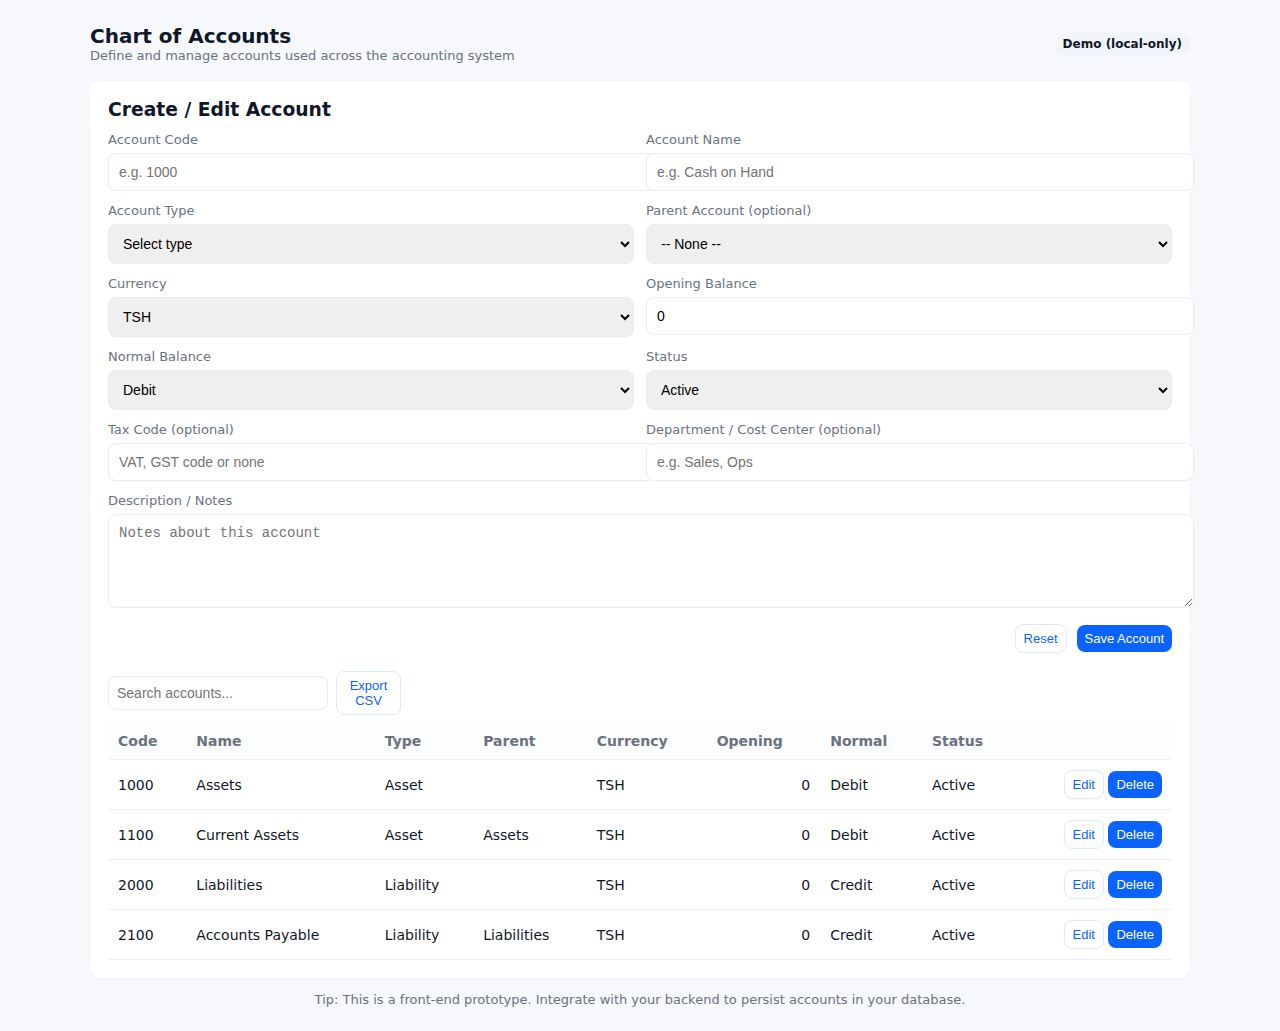
<file: chart-of-accounts.html>
<!doctype html>
<html lang="en">
<head>
  <meta charset="utf-8" />
  <meta name="viewport" content="width=device-width,initial-scale=1" />
  <title>Chart of Accounts - Admin</title>
  <style>
    :root{--bg:#f6f8fb;--card:#ffffff;--muted:#6b7280;--accent:#0b63ff}
    body{font-family:Inter,ui-sans-serif,system-ui,Segoe UI,Roboto,Helvetica,Arial; background:var(--bg); color:#0f172a; margin:0; padding:24px}
    .container{max-width:1100px;margin:0 auto}
    header{display:flex;align-items:center;justify-content:space-between;margin-bottom:18px}
    h1{font-size:20px;margin:0}
    .card{background:var(--card);border-radius:10px;padding:18px;box-shadow:0 1px 2px rgba(16,24,40,0.04);}
    form.grid{display:grid;grid-template-columns:repeat(2,1fr);gap:12px}
    label{display:block;font-size:13px;color:var(--muted);margin-bottom:6px}
    input[type=text], input[type=number], select, textarea{width:100%;padding:10px;border:1px solid #e6edf3;border-radius:8px;font-size:14px}
    textarea{min-height:72px;resize:vertical}
    .full{grid-column:1/-1}
    .actions{display:flex;gap:10px;align-items:center}
    button{background:var(--accent);color:white;padding:10px 14px;border-radius:8px;border:0;cursor:pointer}
    button.ghost{background:transparent;color:var(--accent);border:1px solid #dbeafe}
    .muted{color:var(--muted);font-size:13px}
    .table-wrap{margin-top:18px}
    table{width:100%;border-collapse:collapse;font-size:14px}
    th,td{padding:10px;border-bottom:1px solid #eef2f7;text-align:left}
    th{font-weight:600;color:var(--muted);background:#fbfdff}
    .controls{display:flex;gap:8px;align-items:center}
    .small{font-size:13px;padding:6px 8px}
    .pill{display:inline-block;padding:4px 8px;border-radius:999px;background:#f1f5f9;color:#0f172a;font-weight:600;font-size:12px}
    .right{display:flex;gap:8px;align-items:center}
    @media (max-width:800px){form.grid{grid-template-columns:1fr}
      .right{flex-direction:column;align-items:stretch}
    }
  </style>
</head>
<body>
  <div class="container">
    <header>
      <div>
        <h1>Chart of Accounts</h1>
        <div class="muted">Define and manage accounts used across the accounting system</div>
      </div>
      <div class="right">
        <div class="pill">Demo (local-only)</div>
      </div>
    </header>

    <section class="card">
      <h3 style="margin:0 0 12px 0">Create / Edit Account</h3>
      <form id="coaForm" class="grid" onsubmit="return saveAccount(event)">
        <div>
          <label for="accountCode">Account Code</label>
          <input id="accountCode" name="accountCode" type="text" required placeholder="e.g. 1000" />
        </div>

        <div>
          <label for="accountName">Account Name</label>
          <input id="accountName" name="accountName" type="text" required placeholder="e.g. Cash on Hand" />
        </div>

        <div>
          <label for="accountType">Account Type</label>
          <select id="accountType" name="accountType" required>
            <option value="">Select type</option>
            <option value="Asset">Asset</option>
            <option value="Liability">Liability</option>
            <option value="Equity">Equity</option>
            <option value="Income">Income</option>
            <option value="Expense">Expense</option>
          </select>
        </div>

        <div>
          <label for="parentAccount">Parent Account (optional)</label>
          <select id="parentAccount" name="parentAccount">
            <option value="">-- None --</option>
          </select>
        </div>

        <div>
          <label for="currency">Currency</label>
          <select id="currency" name="currency" required>
            <option value="TSH">TSH</option>
            <option value="USD">USD</option>
          </select>
        </div>

        <div>
          <label for="openingBalance">Opening Balance</label>
          <input id="openingBalance" name="openingBalance" type="number" step="0.01" value="0" />
        </div>

        <div>
          <label for="normalBalance">Normal Balance</label>
          <select id="normalBalance" name="normalBalance" required>
            <option value="Debit">Debit</option>
            <option value="Credit">Credit</option>
          </select>
        </div>

        <div>
          <label for="status">Status</label>
          <select id="status" name="status">
            <option value="Active">Active</option>
            <option value="Inactive">Inactive</option>
          </select>
        </div>

        <div>
          <label for="taxCode">Tax Code (optional)</label>
          <input id="taxCode" name="taxCode" type="text" placeholder="VAT, GST code or none" />
        </div>

        <div>
          <label for="department">Department / Cost Center (optional)</label>
          <input id="department" name="department" type="text" placeholder="e.g. Sales, Ops" />
        </div>

        <div class="full">
          <label for="description">Description / Notes</label>
          <textarea id="description" name="description" placeholder="Notes about this account"></textarea>
        </div>

        <input type="hidden" id="editingId" />

        <div class="full actions" style="justify-content:flex-end">
          <button type="button" class="ghost small" onclick="resetForm()">Reset</button>
          <button type="submit" class="small">Save Account</button>
        </div>
      </form>

      <div class="table-wrap">
        <div style="display:flex;justify-content:space-between;align-items:center;margin-bottom:8px">
          <div class="controls">
            <input id="search" type="text" placeholder="Search accounts..." oninput="renderTable()" style="padding:8px;border-radius:8px;border:1px solid #e6edf3" />
            <button class="small ghost" onclick="exportCSV()">Export CSV</button>
          </div>
        </div>

        <table id="accountsTable">
          <thead>
            <tr>
              <th>Code</th>
              <th>Name</th>
              <th>Type</th>
              <th>Parent</th>
              <th>Currency</th>
              <th>Opening</th>
              <th>Normal</th>
              <th>Status</th>
              <th></th>
            </tr>
          </thead>
          <tbody></tbody>
        </table>
      </div>
    </section>

    <footer style="margin-top:14px;text-align:center;color:var(--muted);font-size:13px">Tip: This is a front-end prototype. Integrate with your backend to persist accounts in your database.</footer>
  </div>

  <script>
    // Simple localStorage-backed demo for Chart of Accounts
    const STORAGE_KEY = 'coa_demo_accounts_v1'
    let accounts = []

    // sample initial accounts if none present
    const SAMPLE = [
      {id: genId(), code:'1000', name:'Assets', type:'Asset', parentId:'', currency:'TSH', opening:0, normal:'Debit', status:'Active'},
      {id: genId(), code:'1100', name:'Current Assets', type:'Asset', parentId:'1000', currency:'TSH', opening:0, normal:'Debit', status:'Active'},
      {id: genId(), code:'2000', name:'Liabilities', type:'Liability', parentId:'', currency:'TSH', opening:0, normal:'Credit', status:'Active'},
      {id: genId(), code:'2100', name:'Accounts Payable', type:'Liability', parentId:'2000', currency:'TSH', opening:0, normal:'Credit', status:'Active'}
    ]

    function genId(){ return 'a'+Math.random().toString(36).slice(2,9) }

    function loadAccounts(){
      const raw = localStorage.getItem(STORAGE_KEY)
      if(!raw){ accounts = SAMPLE.slice(); saveToStorage(); } else { accounts = JSON.parse(raw) }
      renderTable(); populateParentSelect();
    }

    function saveToStorage(){ localStorage.setItem(STORAGE_KEY, JSON.stringify(accounts)) }

    function saveAccount(e){
      if(e) e.preventDefault()
      const id = document.getElementById('editingId').value
      const code = document.getElementById('accountCode').value.trim()
      const name = document.getElementById('accountName').value.trim()
      const type = document.getElementById('accountType').value
      const parentId = document.getElementById('parentAccount').value || ''
      const currency = document.getElementById('currency').value
      const opening = parseFloat(document.getElementById('openingBalance').value || 0) || 0
      const normal = document.getElementById('normalBalance').value
      const status = document.getElementById('status').value
      const taxCode = document.getElementById('taxCode').value.trim()
      const department = document.getElementById('department').value.trim()
      const description = document.getElementById('description').value.trim()

      // basic validations
      if(!code || !name || !type){ alert('Please fill required fields'); return false }

      // prevent duplicate code unless editing same record
      const dup = accounts.find(a=>a.code===code && a.id!==id)
      if(dup){ alert('Account code already exists. Use unique codes.'); return false }

      if(id){ // update
        const idx = accounts.findIndex(a=>a.id===id)
        if(idx>-1){
          accounts[idx] = {...accounts[idx], code, name, type, parentId, currency, opening, normal, status, taxCode, department, description}
        }
      } else {
        // create new
        const newAcc = { id: genId(), code, name, type, parentId, currency, opening, normal, status, taxCode, department, description }
        accounts.push(newAcc)
      }

      saveToStorage(); renderTable(); populateParentSelect(); resetForm();
      return false
    }

    function renderTable(){
      const tbody = document.querySelector('#accountsTable tbody')
      tbody.innerHTML = ''
      const q = (document.getElementById('search').value||'').toLowerCase()
      // sort by code numeric if possible
      const sorted = accounts.slice().sort((a,b)=> (a.code||'').localeCompare(b.code||'', undefined, {numeric:true}))
      for(const acc of sorted){
        if(q && !(`${acc.code} ${acc.name} ${acc.type}`.toLowerCase().includes(q))) continue
        const parentName = accounts.find(p=>p.code===acc.parentId || p.id===acc.parentId)?.name || ''
        const tr = document.createElement('tr')
        tr.innerHTML = `
          <td>${acc.code}</td>
          <td>${acc.name}</td>
          <td>${acc.type}</td>
          <td>${parentName}</td>
          <td>${acc.currency}</td>
          <td style="text-align:right">${Number(acc.opening).toLocaleString()}</td>
          <td>${acc.normal}</td>
          <td>${acc.status}</td>
          <td style="text-align:right">
            <button class="small ghost" onclick="editAccount('${acc.id}')">Edit</button>
            <button class="small" onclick="deleteAccount('${acc.id}')">Delete</button>
          </td>
        `
        tbody.appendChild(tr)
      }
    }

    function populateParentSelect(){
      const sel = document.getElementById('parentAccount')
      const current = sel.value
      sel.innerHTML = '<option value="">-- None --</option>'
      // allow selecting by code (safer for import) and include hierarchy
      const sorted = accounts.slice().sort((a,b)=> (a.code||'').localeCompare(b.code||'', undefined, {numeric:true}))
      for(const acc of sorted){
        const opt = document.createElement('option')
        opt.value = acc.code // parent stored by code for easier imports
        opt.textContent = acc.code+' — '+acc.name
        sel.appendChild(opt)
      }
      sel.value = current
    }

    function editAccount(id){
      const acc = accounts.find(a=>a.id===id)
      if(!acc) return
      document.getElementById('editingId').value = acc.id
      document.getElementById('accountCode').value = acc.code
      document.getElementById('accountName').value = acc.name
      document.getElementById('accountType').value = acc.type
      document.getElementById('parentAccount').value = acc.parentId || acc.parentId==='' ? acc.parentId : ''
      document.getElementById('currency').value = acc.currency
      document.getElementById('openingBalance').value = acc.opening
      document.getElementById('normalBalance').value = acc.normal
      document.getElementById('status').value = acc.status
      document.getElementById('taxCode').value = acc.taxCode||''
      document.getElementById('department').value = acc.department||''
      document.getElementById('description').value = acc.description||''
      window.scrollTo({top:0,behavior:'smooth'})
    }

    function deleteAccount(id){
      if(!confirm('Delete this account? This cannot be undone in demo.')) return
      accounts = accounts.filter(a=>a.id!==id)
      saveToStorage(); renderTable(); populateParentSelect();
    }

    function resetForm(){
      document.getElementById('coaForm').reset();
      document.getElementById('editingId').value = '';
      // reset defaults
      document.getElementById('currency').value = 'TSH'
      document.getElementById('normalBalance').value = 'Debit'
      document.getElementById('status').value = 'Active'
    }

    function exportCSV(){
      const headers = ['code','name','type','parent','currency','opening','normal','status','taxCode','department','description']
      const rows = accounts.map(a=>[a.code,a.name,a.type,a.parentId,a.currency,a.opening,a.normal,a.status,a.taxCode||'',a.department||'',(a.description||'')])
      const csv = [headers.join(','), ...rows.map(r=>r.map(v=>`"${String(v).replace(/"/g,'""') }"`).join(','))].join('\n')
      const blob = new Blob([csv], {type:'text/csv'})
      const url = URL.createObjectURL(blob)
      const a = document.createElement('a'); a.href = url; a.download = 'chart_of_accounts.csv'; a.click(); URL.revokeObjectURL(url)
    }

    // initialize
    loadAccounts()
  </script>
</body>
</html>
</file>
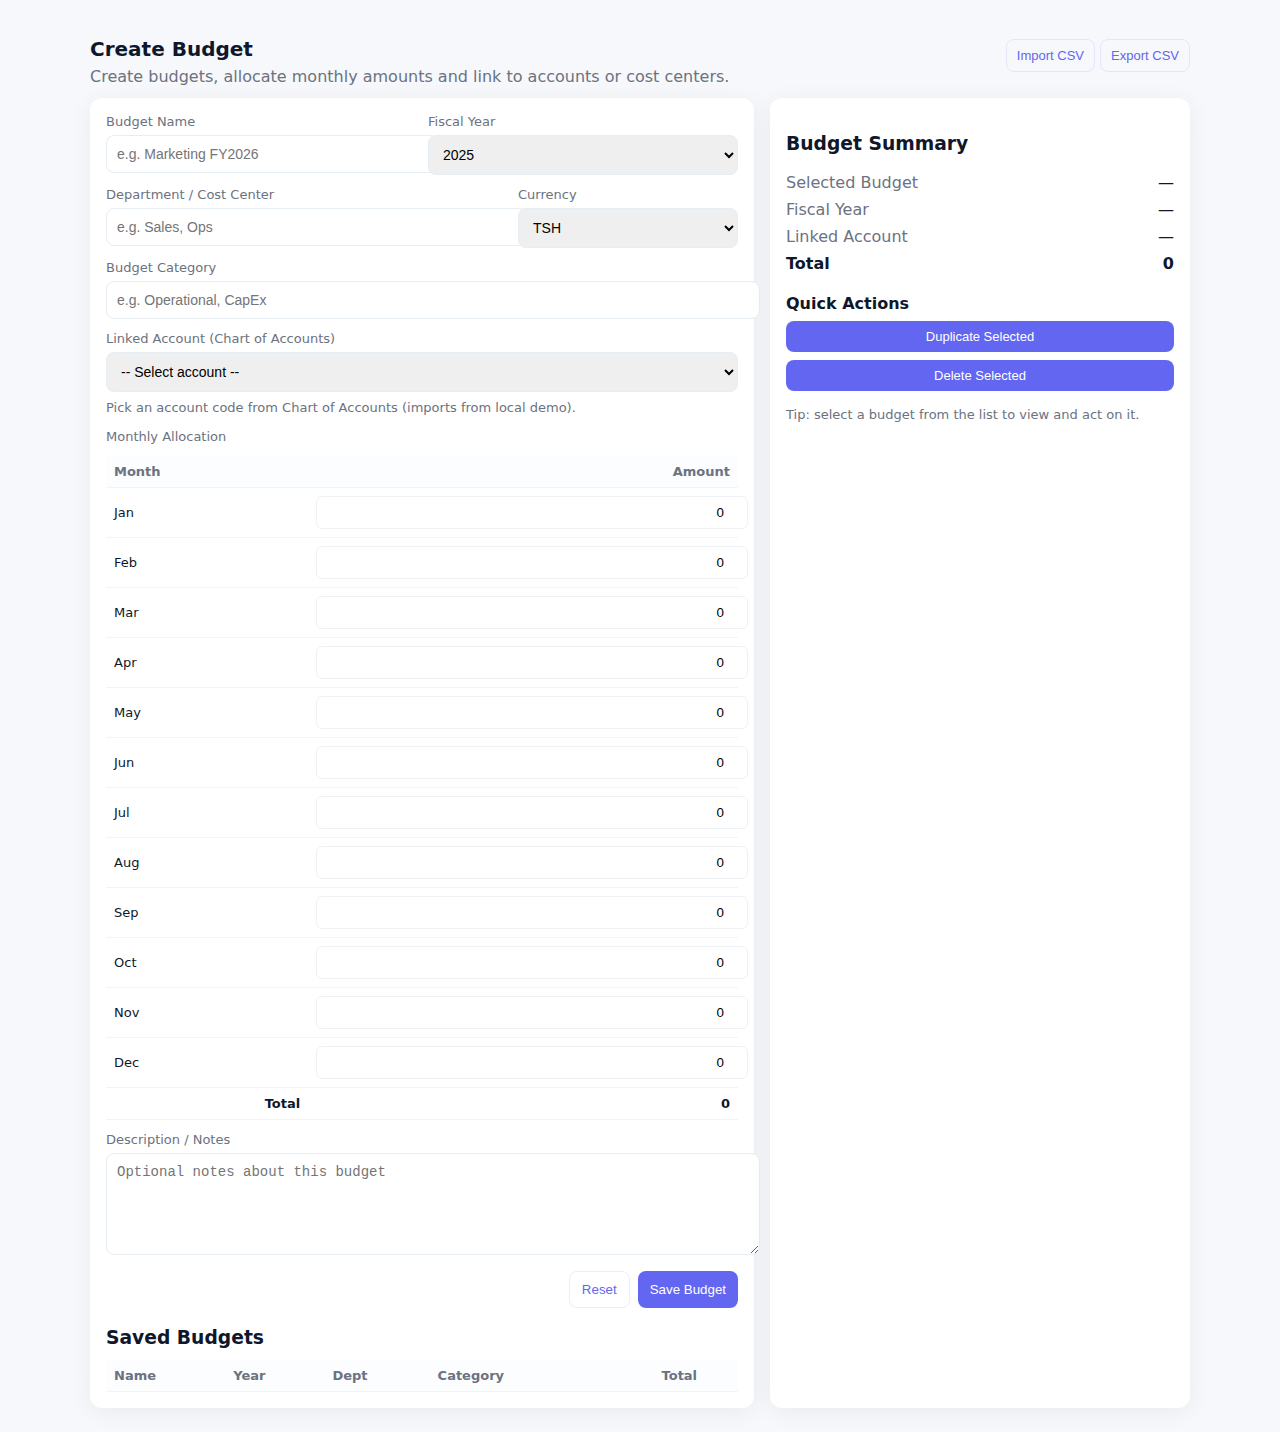
<file: create-budget.html>
<!doctype html>
<html lang="en">
<head>
  <meta charset="utf-8" />
  <meta name="viewport" content="width=device-width,initial-scale=1" />
  <title>Create Budget - ThinkShip ERP</title>
  <style>
    :root{--bg:#f6f8fb;--card:#fff;--muted:#6b7280;--brand:#6366f1}
    body{font-family:Inter,system-ui,Segoe UI,Roboto,Arial; background:var(--bg); color:#0f172a;margin:0;padding:24px}
    .container{max-width:1100px;margin:0 auto}
    h1{font-size:20px;margin-bottom:6px}
    .muted{color:var(--muted)}
    .layout{display:grid;grid-template-columns:1fr 420px;gap:16px}
    .card{background:var(--card);border-radius:12px;padding:16px;box-shadow:0 4px 24px rgba(15,23,42,0.06)}
    label{display:block;font-size:13px;color:var(--muted);margin-bottom:6px}
    input[type=text], select, textarea{width:100%;padding:10px;border:1px solid #e6edf3;border-radius:8px;font-size:14px}
    textarea{min-height:80px}
    .grid2{display:grid;grid-template-columns:1fr 1fr;gap:12px}
    .actions{display:flex;gap:8px;justify-content:flex-end;margin-top:12px}
    button{background:var(--brand);color:#fff;padding:10px 12px;border-radius:8px;border:0;cursor:pointer}
    button.ghost{background:transparent;color:var(--brand);border:1px solid rgba(99,102,241,0.12)}
    table{width:100%;border-collapse:collapse;margin-top:12px}
    th,td{padding:8px;text-align:left;border-bottom:1px solid #f1f5f9;font-size:13px}
    th{color:var(--muted);background:#fbfdff}
    .month-input{width:100%;padding:8px;border-radius:6px;border:1px solid #eef2f7;text-align:right}
    .total {font-weight:700;text-align:right}
    .small{font-size:13px;padding:8px 10px;border-radius:8px}
    .hint{font-size:13px;color:var(--muted);margin-top:8px}
    @media(max-width:900px){.layout{grid-template-columns:1fr}}
  </style>
</head>
<body>
  <div class="container">
    <header style="display:flex;justify-content:space-between;align-items:center;margin-bottom:12px">
      <div>
        <h1>Create Budget</h1>
        <div class="muted">Create budgets, allocate monthly amounts and link to accounts or cost centers.</div>
      </div>
      <div>
        <button class="ghost small" onclick="importCSV()">Import CSV</button>
        <button class="ghost small" onclick="exportCSV()">Export CSV</button>
      </div>
    </header>

    <div class="layout">
      <section class="card">
        <form id="budgetForm" onsubmit="return saveBudget(event)">
          <div class="grid2">
            <div>
              <label for="budgetName">Budget Name</label>
              <input id="budgetName" name="budgetName" type="text" required placeholder="e.g. Marketing FY2026" />
            </div>
            <div>
              <label for="fiscalYear">Fiscal Year</label>
              <select id="fiscalYear" name="fiscalYear" required>
                <option value="2025">2025</option>
                <option value="2026">2026</option>
                <option value="2027">2027</option>
              </select>
            </div>
          </div>

          <div style="display:flex;gap:12px;margin-top:12px">
            <div style="flex:1">
              <label for="dept">Department / Cost Center</label>
              <input id="dept" name="dept" type="text" placeholder="e.g. Sales, Ops" />
            </div>
            <div style="width:220px">
              <label for="currency">Currency</label>
              <select id="currency" name="currency">
                <option value="TSH">TSH</option>
                <option value="USD">USD</option>
              </select>
            </div>
          </div>

          <div style="margin-top:12px">
            <label for="budgetCategory">Budget Category</label>
            <input id="budgetCategory" name="budgetCategory" type="text" placeholder="e.g. Operational, CapEx" />
          </div>

          <div style="margin-top:12px">
            <label for="linkedAccount">Linked Account (Chart of Accounts)</label>
            <select id="linkedAccount"></select>
            <div class="hint">Pick an account code from Chart of Accounts (imports from local demo).</div>
          </div>

          <div style="margin-top:14px">
            <label>Monthly Allocation</label>
            <table>
              <thead>
                <tr>
                  <th style="width:32%">Month</th>
                  <th style="width:68%;text-align:right">Amount</th>
                </tr>
              </thead>
              <tbody id="monthsTbody"></tbody>
              <tfoot>
                <tr>
                  <td class="total">Total</td>
                  <td class="total" id="budgetTotal">0</td>
                </tr>
              </tfoot>
            </table>
          </div>

          <div style="margin-top:12px">
            <label for="notes">Description / Notes</label>
            <textarea id="notes" name="notes" placeholder="Optional notes about this budget"></textarea>
          </div>

          <div class="actions">
            <button type="button" class="ghost" onclick="resetForm()">Reset</button>
            <button type="submit">Save Budget</button>
          </div>
        </form>

        <div style="margin-top:18px">
          <h3 style="margin-bottom:8px">Saved Budgets</h3>
          <table id="budgetsTable">
            <thead>
              <tr><th>Name</th><th>Year</th><th>Dept</th><th>Category</th><th style="text-align:right">Total</th><th></th></tr>
            </thead>
            <tbody></tbody>
          </table>
        </div>
      </section>

      <aside class="card">
        <h3>Budget Summary</h3>
        <div style="margin-top:12px">
          <div style="display:flex;justify-content:space-between;margin-bottom:8px"><div class="muted">Selected Budget</div><div id="summaryName">—</div></div>
          <div style="display:flex;justify-content:space-between;margin-bottom:8px"><div class="muted">Fiscal Year</div><div id="summaryYear">—</div></div>
          <div style="display:flex;justify-content:space-between;margin-bottom:8px"><div class="muted">Linked Account</div><div id="summaryAccount">—</div></div>
          <div style="display:flex;justify-content:space-between;font-weight:700"><div>Total</div><div id="summaryTotal">0</div></div>
        </div>

        <div style="margin-top:14px">
          <h4 style="margin-bottom:8px">Quick Actions</h4>
          <button class="small" onclick="duplicateBudget()" style="width:100%;margin-bottom:8px">Duplicate Selected</button>
          <button class="small" onclick="deleteSelected()" style="width:100%;margin-bottom:8px">Delete Selected</button>
          <div class="hint">Tip: select a budget from the list to view and act on it.</div>
        </div>
      </aside>
    </div>
  </div>

  <script>
    // Simple client-side module. Persists budgets in localStorage for demo.
    const STORAGE_KEY = 'ts_demo_budgets_v1';
    const COA_KEY = 'coa_demo_accounts_v1'; // reads from the Chart-of-accounts demo
    let budgets = [];
    let coa = [];
    let selectedBudgetId = null;

    const months = ['Jan','Feb','Mar','Apr','May','Jun','Jul','Aug','Sep','Oct','Nov','Dec'];

    function genId(){ return 'b'+Math.random().toString(36).slice(2,9) }

    function loadCOA(){
      try{ coa = JSON.parse(localStorage.getItem(COA_KEY) || '[]');
      }catch(e){ coa = [] }
      const sel = document.getElementById('linkedAccount');
      sel.innerHTML = '<option value="">-- Select account --</option>';
      coa.forEach(a => {
        const opt = document.createElement('option'); opt.value = a.code || a.id; opt.textContent = (a.code? a.code + ' — ' : '') + a.name;
        sel.appendChild(opt);
      });
    }

    function initMonths(){
      const tbody = document.getElementById('monthsTbody'); tbody.innerHTML='';
      for(let i=0;i<12;i++){
        const tr = document.createElement('tr');
        tr.innerHTML = `<td>${months[i]}</td><td><input class="month-input" type="number" step="0.01" value="0" data-month="${i}" oninput="recalcTotal()" /></td>`;
        tbody.appendChild(tr);
      }
      recalcTotal();
    }

    function recalcTotal(){
      const inputs = document.querySelectorAll('.month-input');
      let total = 0; inputs.forEach(i=> total += parseFloat(i.value||0));
      document.getElementById('budgetTotal').textContent = Number(total).toLocaleString(undefined,{maximumFractionDigits:2});
    }

    function loadBudgets(){
      budgets = JSON.parse(localStorage.getItem(STORAGE_KEY) || '[]');
      renderBudgetsTable();
    }

    function renderBudgetsTable(){
      const tbody = document.querySelector('#budgetsTable tbody'); tbody.innerHTML = '';
      budgets.forEach(b => {
        const tr = document.createElement('tr');
        tr.innerHTML = `<td>${escapeHtml(b.name)}</td><td>${b.year}</td><td>${escapeHtml(b.dept||'—')}</td><td>${escapeHtml(b.category||'—')}</td><td style="text-align:right">${Number(b.total).toLocaleString()}</td><td style="text-align:right"><button class="small ghost" onclick="selectBudget('${b.id}')">Select</button></td>`;
        tbody.appendChild(tr);
      });
    }

    function saveBudget(e){
      if(e) e.preventDefault();
      const name = document.getElementById('budgetName').value.trim();
      const year = document.getElementById('fiscalYear').value;
      const dept = document.getElementById('dept').value.trim();
      const currency = document.getElementById('currency').value;
      const category = document.getElementById('budgetCategory').value.trim();
      const linkedAccount = document.getElementById('linkedAccount').value;
      const notes = document.getElementById('notes').value.trim();
      const amounts = Array.from(document.querySelectorAll('.month-input')).map(i=> parseFloat(i.value||0));
      const total = amounts.reduce((s,n)=> s + n, 0);

      if(!name){ alert('Please provide a budget name'); return false }

      const obj = { id: genId(), name, year, dept, currency, category, linkedAccount, notes, amounts, total };
      budgets.push(obj);
      localStorage.setItem(STORAGE_KEY, JSON.stringify(budgets));
      renderBudgetsTable(); resetForm();
      return false;
    }

    function selectBudget(id){
      const b = budgets.find(x=>x.id===id); if(!b) return;
      selectedBudgetId = id;
      document.getElementById('summaryName').textContent = b.name;
      document.getElementById('summaryYear').textContent = b.year;
      const acct = coa.find(a=> (a.code||a.id) === b.linkedAccount);
      document.getElementById('summaryAccount').textContent = acct ? ((acct.code? acct.code+' — ':'') + acct.name) : '—';
      document.getElementById('summaryTotal').textContent = Number(b.total).toLocaleString();

      // highlight in table (simple)
      document.querySelectorAll('#budgetsTable tbody tr').forEach(tr=> tr.style.background='');
      const rows = Array.from(document.querySelectorAll('#budgetsTable tbody tr'));
      const idx = budgets.findIndex(x=>x.id===id);
      if(rows[idx]) rows[idx].style.background='rgba(99,102,241,0.04)';
    }

    function deleteSelected(){
      if(!selectedBudgetId){ alert('Select a budget first'); return }
      if(!confirm('Delete selected budget?')) return;
      budgets = budgets.filter(b=>b.id!==selectedBudgetId); localStorage.setItem(STORAGE_KEY, JSON.stringify(budgets)); selectedBudgetId = null; renderBudgetsTable(); resetSummary();
    }

    function duplicateBudget(){
      if(!selectedBudgetId){ alert('Select a budget first'); return }
      const b = budgets.find(x=>x.id===selectedBudgetId); if(!b) return;
      const clone = {...b, id: genId(), name: b.name + ' (copy)'}; budgets.push(clone); localStorage.setItem(STORAGE_KEY, JSON.stringify(budgets)); renderBudgetsTable();
    }

    function resetForm(){ document.getElementById('budgetForm').reset(); initMonths(); document.getElementById('linkedAccount').value=''; }
    function resetSummary(){ document.getElementById('summaryName').textContent='—'; document.getElementById('summaryYear').textContent='—'; document.getElementById('summaryAccount').textContent='—'; document.getElementById('summaryTotal').textContent='0'; }

    function importCSV(){ alert('CSV import: paste CSV with columns: name,year,dept,category,linkedAccount,amount1..amount12');
      const raw = prompt('Paste CSV rows (first row headers optional)'); if(!raw) return; const lines = raw.split('\n').map(l=>l.trim()).filter(Boolean);
      lines.forEach(line => {
        const cols = line.split(',').map(c=>c.trim());
        if(cols.length>=18){ // name,year,dept,category,linkedAccount,12 months
          const [name,year,dept,category,linkedAccount,...m] = cols; const amounts = m.slice(0,12).map(x=>parseFloat(x||0)); const total = amounts.reduce((s,n)=>s+n,0);
          budgets.push({id:genId(),name,year,dept,category,linkedAccount,amounts,total});
        }
      });
      localStorage.setItem(STORAGE_KEY, JSON.stringify(budgets)); renderBudgetsTable();
    }

    function exportCSV(){
      const headers = ['name','year','dept','category','linkedAccount',...months.map(m=>'m_'+m)];
      const rows = budgets.map(b=> [b.name,b.year,b.dept,b.category,b.linkedAccount, ...b.amounts.map(n=>n||0)] );
      const csv = [headers.join(','), ...rows.map(r=> r.map(v=> '"'+String(v).replace(/"/g,'""')+'"').join(','))].join('\n');
      const blob = new Blob([csv], {type:'text/csv'}); const url = URL.createObjectURL(blob); const a = document.createElement('a'); a.href=url; a.download='budgets.csv'; a.click(); URL.revokeObjectURL(url);
    }

    // small helper
    function escapeHtml(s){ return String(s||'').replace(/&/g,'&amp;').replace(/</g,'&lt;').replace(/>/g,'&gt;') }

    // init
    document.addEventListener('DOMContentLoaded', ()=>{ loadCOA(); initMonths(); loadBudgets(); });
  </script>
</body>
</html>
</file>
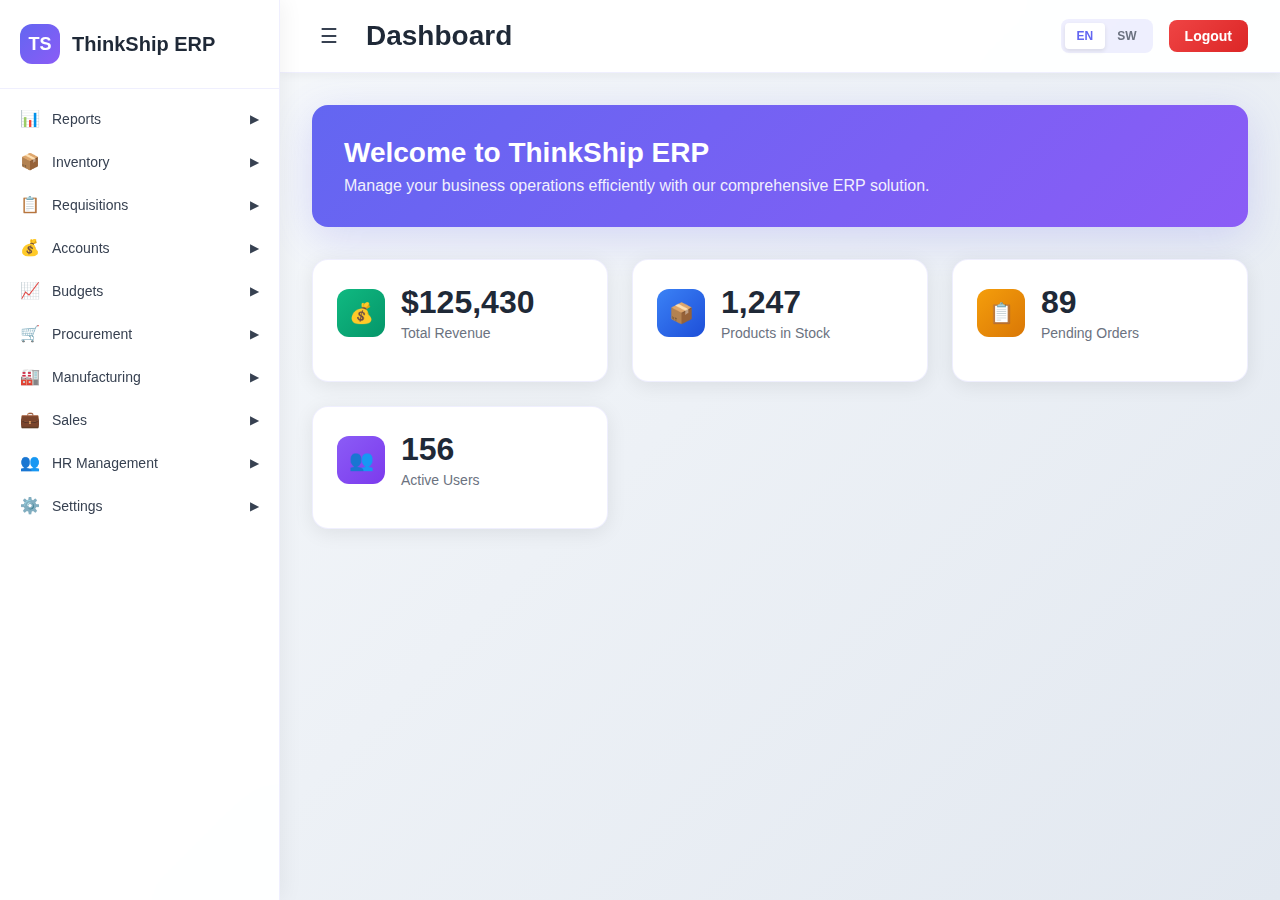
<file: dashboard.html>
<!DOCTYPE html>
<html lang="en">
<head>
  <meta charset="utf-8" />
  <meta name="viewport" content="width=device-width, initial-scale=1" />
  <title>ThinkShip ERP Dashboard</title>
  <link rel="stylesheet" href="style.css">
</head>
<body>
  <!-- Mobile Sidebar Overlay -->
  <div class="sidebar-overlay" id="sidebarOverlay" onclick="closeMobileSidebar()"></div>

  <!-- Sidebar -->
  <nav class="sidebar" id="sidebar" role="navigation" aria-label="Primary">
    <div class="sidebar-header">
      <div class="logo-small" aria-hidden="true">TS</div>
      <div class="company-name">ThinkShip ERP</div>
    </div>

    <div class="menu-section" id="menuSection">
      <!-- Reports -->
      <div class="menu-item">
        <button class="menu-toggle-btn" onclick="toggleMenu(this)" aria-expanded="false">
          <span class="menu-icon" aria-hidden="true">📊</span>
          <span class="menu-text" data-i18n="menu.reports">Reports</span>
          <span class="menu-arrow" aria-hidden="true">▶</span>
          <div class="menu-tooltip" data-i18n="menu.reports">Reports</div>
        </button>
        <div class="submenu" aria-hidden="true">
          <div class="submenu-item">
            <button class="submenu-toggle" onclick="toggleSubMenu(this)" aria-expanded="false">
              <span data-i18n="submenu.accounting">Accounting</span>
              <span class="submenu-arrow" aria-hidden="true">▶</span>
            </button>
            <div class="subsubmenu" aria-hidden="true">
                <button class="subsubmenu-item" data-i18n="subsubmenu.quotations" onclick="loadPage(this,'Quotations')">Quotations</button>
                <button class="subsubmenu-item" data-i18n="subsubmenu.salesOrders" onclick="loadPage(this,'Sales Orders')">Sales Orders</button>
                <button class="subsubmenu-item" data-i18n="subsubmenu.deliveryNotes" onclick="loadPage(this,'Delivery Notes')">Delivery Notes</button>
                <button class="subsubmenu-item" data-i18n="subsubmenu.invoices" onclick="loadPage(this,'Invoices')">Invoices</button>
                <button class="subsubmenu-item" data-i18n="subsubmenu.trialBalance" onclick="loadPage(this,'Trial Balance')">Trial Balance</button>
                <button class="subsubmenu-item" data-i18n="subsubmenu.trialBalanceComparison" onclick="loadPage(this,'Trial Balance Comparison')">Trial Balance Comparison</button>
                <button class="subsubmenu-item" data-i18n="subsubmenu.incomeStatement" onclick="loadPage(this,'Income Statement')">Income Statement</button>
                <button class="subsubmenu-item" data-i18n="subsubmenu.balanceSheet" onclick="loadPage(this,'Balance Sheet')">Balance Sheet</button>
                <button class="subsubmenu-item" data-i18n="subsubmenu.balanceSheetComparison" onclick="loadPage(this,'Balance Sheet Comparison')">Balance Sheet Comparison</button>
                <button class="subsubmenu-item" data-i18n="subsubmenu.ownersEquitySummary" onclick="loadPage(this,'Owner\'s Equity Summary')">Owner's Equity Summary</button>
                <button class="subsubmenu-item" data-i18n="subsubmenu.generalLedger" onclick="loadPage(this,'General Ledger')">General Ledger</button>
                <button class="subsubmenu-item" data-i18n="subsubmenu.cashBook" onclick="loadPage(this,'Cash Book')">Cash Book</button>
                <button class="subsubmenu-item" data-i18n="subsubmenu.cashFlow" onclick="loadPage(this,'Cash Flow')">Cash Flow</button>
                <button class="subsubmenu-item" data-i18n="subsubmenu.detailedOwnersEquity" onclick="loadPage(this,'Detailed Owner\'s Equity')">Detailed Owner's Equity</button>
                <button class="subsubmenu-item" data-i18n="subsubmenu.budgetComparison" onclick="loadPage(this,'Budget Comparison')">Budget Comparison</button>
            </div>
          <div class="submenu-item">
            <button class="submenu-toggle" onclick="toggleSubMenu(this)" aria-expanded="false">
              <span data-i18n="submenu.customers">Customers</span>
              <span class="submenu-arrow" aria-hidden="true">▶</span>
            </button>
            <div class="subsubmenu" aria-hidden="true">
              <button class="subsubmenu-item" data-i18n="subsubmenu.customerManagement" onclick="loadPage(this,'Customer Management')">Customer Management</button>
              <button class="subsubmenu-item" data-i18n="subsubmenu.customerGroups" onclick="loadPage(this,'Customer Groups')">Customer Groups</button>
            </div>
          </div>

          <div class="submenu-item">
            <button class="submenu-toggle" onclick="toggleSubMenu(this)" aria-expanded="false">
              <span data-i18n="submenu.inventory">Inventory</span>
              <span class="submenu-arrow" aria-hidden="true">▶</span>
            </button>
            <div class="subsubmenu" aria-hidden="true">
              <button class="subsubmenu-item" data-i18n="subsubmenu.supplierPerformance" onclick="loadPage(this,'Supplier Performance Report')">Supplier Performance Report</button>
              <button class="subsubmenu-item" data-i18n="subsubmenu.reorderReport" onclick="loadPage(this,'Reorder Report')">Reorder Report</button>
              <button class="subsubmenu-item" data-i18n="subsubmenu.stockTaking" onclick="loadPage(this,'Stock Taking Report')">Stock Taking Report</button>
              <button class="subsubmenu-item" data-i18n="subsubmenu.outOfStock" onclick="loadPage(this,'Out of Stock Report')">Out of Stock Report</button>
              <button class="subsubmenu-item" data-i18n="subsubmenu.stockAging" onclick="loadPage(this,'Stock Aging Report')">Stock Aging Report</button>
            </div>
          </div>

          <div class="submenu-item">
            <button class="submenu-toggle" onclick="toggleSubMenu(this)" aria-expanded="false">
              <span data-i18n="submenu.assets">Assets</span>
              <span class="submenu-arrow" aria-hidden="true">▶</span>
            </button>
            <div class="subsubmenu" aria-hidden="true">
              <button class="subsubmenu-item" data-i18n="subsubmenu.assetRegistry" onclick="loadPage(this,'Asset Registry Report')">Asset Registry Report</button>
            </div>
          </div>

          <div class="submenu-item">
            <button class="submenu-toggle" onclick="toggleSubMenu(this)" aria-expanded="false">
              <span data-i18n="submenu.recruitment">Recruitment</span>
              <span class="submenu-arrow" aria-hidden="true">▶</span>
            </button>
            <div class="subsubmenu" aria-hidden="true">
              <button class="subsubmenu-item" data-i18n="subsubmenu.applicationSource" onclick="loadPage(this,'Application Source Report')">Application Source Report</button>
              <button class="subsubmenu-item" data-i18n="subsubmenu.interviewActivities" onclick="loadPage(this,'Interview Activities Report')">Interview Activities Report</button>
              <button class="subsubmenu-item" data-i18n="subsubmenu.recruitmentSummary" onclick="loadPage(this,'Recruitment Summary Report')">Recruitment Summary Report</button>
              <button class="subsubmenu-item" data-i18n="subsubmenu.offersReport" onclick="loadPage(this,'Offers Report')">Offers Report</button>
              <button class="subsubmenu-item" data-i18n="subsubmenu.applicationPipeline" onclick="loadPage(this,'Application Pipeline Report')">Application Pipeline Report</button>
            </div>
          </div>
        </div>
      </div>

      <!-- Inventory top-level -->
      <div class="menu-item">
        <button class="menu-toggle-btn" onclick="toggleMenu(this)" aria-expanded="false">
          <span class="menu-icon" aria-hidden="true">📦</span>
          <span class="menu-text" data-i18n="menu.inventory">Inventory</span>
          <span class="menu-arrow" aria-hidden="true">▶</span>
          <div class="menu-tooltip" data-i18n="menu.inventory">Inventory</div>
        </button>
        <div class="submenu" aria-hidden="true">
          <button class="submenu-item" data-i18n="submenu.inventory.summary" onclick="loadPage(this,'Inventory Summary')">Summary</button>
          <button class="submenu-item" data-i18n="submenu.inventory.pos" onclick="loadPage(this,'Point of Sale')">Point of Sale</button>
          <button class="submenu-item" data-i18n="submenu.inventory.stock_in" onclick="loadPage(this,'Stock In')">Stock In</button>
          <button class="submenu-item" data-i18n="submenu.inventory.stock_out" onclick="loadPage(this,'Stock Out')">Stock Out</button>

          <div class="submenu-item">
            <button class="submenu-toggle" onclick="toggleSubMenu(this)" aria-expanded="false">
              <span data-i18n="submenu.inventory.configurations">Configurations</span>
              <span class="submenu-arrow" aria-hidden="true">▶</span>
            </button>
            <div class="subsubmenu" aria-hidden="true">
              <button class="subsubmenu-item" data-i18n="subsubmenu.inventory.stores" onclick="loadPage(this,'Stores')">Stores</button>
              <button class="subsubmenu-item" data-i18n="subsubmenu.inventory.suppliers" onclick="loadPage(this,'Suppliers')">Suppliers</button>
              <button class="subsubmenu-item" data-i18n="subsubmenu.inventory.trucks" onclick="loadPage(this,'Trucks')">Trucks</button>
              <button class="subsubmenu-item" data-i18n="subsubmenu.inventory.drivers" onclick="loadPage(this,'Drivers')">Drivers</button>
              <button class="subsubmenu-item" data-i18n="subsubmenu.inventory.item_categories" onclick="loadPage(this,'Item Categories')">Item Categories</button>
              <button class="subsubmenu-item" data-i18n="subsubmenu.inventory.items" onclick="loadPage(this,'Items')">Items</button>
              <button class="subsubmenu-item" data-i18n="subsubmenu.inventory.units" onclick="loadPage(this,'Units of Measurements')">Units of Measurements</button>
            </div>
          </div>
        </div>
      </div>

      <!-- Requisitions -->
      <div class="menu-item">
        <button class="menu-toggle-btn" onclick="toggleMenu(this)" aria-expanded="false">
          <span class="menu-icon" aria-hidden="true">📋</span>
          <span class="menu-text" data-i18n="menu.requisitions">Requisitions</span>
          <span class="menu-arrow" aria-hidden="true">▶</span>
          <div class="menu-tooltip" data-i18n="menu.requisitions">Requisitions</div>
        </button>
        <div class="submenu" aria-hidden="true">
          <button class="submenu-item" data-i18n="submenu.requisitions.expense" onclick="loadPage(this,'Expense Requisitions')">Expense Requisitions</button>
          <button class="submenu-item" data-i18n="submenu.requisitions.fuel" onclick="loadPage(this,'Fuel Requisitions')">Fuel Requisitions</button>
          <button class="submenu-item" data-i18n="submenu.requisitions.store" onclick="loadPage(this,'Store Requisitions')">Store Requisitions</button>
          <button class="submenu-item" data-i18n="submenu.requisitions.cash" onclick="loadPage(this,'Cash Requisitions Details')">Cash Requisitions Details</button>
        </div>
      </div>

      <!-- Accounts -->
      <div class="menu-item">
        <button class="menu-toggle-btn" onclick="toggleMenu(this)" aria-expanded="false">
          <span class="menu-icon" aria-hidden="true">💰</span>
          <span class="menu-text" data-i18n="menu.accounts">Accounts</span>
          <span class="menu-arrow" aria-hidden="true">▶</span>
          <div class="menu-tooltip" data-i18n="menu.accounts">Accounts</div>
        </button>
        <div class="submenu" aria-hidden="true">
          <div class="submenu-item">
            <button class="submenu-toggle" onclick="toggleSubMenu(this)" aria-expanded="false">
              <span data-i18n="submenu.budgeting">Budgeting & Planning</span>
              <span class="submenu-arrow" aria-hidden="true">▶</span>
            </button>
            <div class="subsubmenu" aria-hidden="true">
              <button class="subsubmenu-item" data-i18n="subsubmenu.createBudget" onclick="loadPage(this,'Create Budget')">Create Budget</button>
              <button class="subsubmenu-item" data-i18n="subsubmenu.budgetAnalysis" onclick="loadPage(this,'Budget Analysis')">Budget Analysis</button>
              <button class="subsubmenu-item" data-i18n="subsubmenu.budgetVsActual" onclick="loadPage(this,'Budget vs Actual')">Budget vs. Actual Report</button>
              <button class="subsubmenu-item" data-i18n="subsubmenu.projectionReports" onclick="loadPage(this,'Projection Reports')">Projection Reports</button>
            </div>
          </div>

          <div class="submenu-item">
            <button class="submenu-toggle" onclick="toggleSubMenu(this)" aria-expanded="false">
              <span data-i18n="submenu.transactions">Transactions</span>
              <span class="submenu-arrow" aria-hidden="true">▶</span>
            </button>
            <div class="subsubmenu" aria-hidden="true">
              <button class="subsubmenu-item" data-i18n="subsubmenu.expenseManagement" onclick="loadPage(this,'Expense Management')">Expense Management</button>
              <button class="subsubmenu-item" data-i18n="subsubmenu.incomeManagement" onclick="loadPage(this,'Income Management')">Income Management</button>
              <button class="subsubmenu-item" data-i18n="subsubmenu.internalCashTransfer" onclick="loadPage(this,'Internal Cash Transfer')">Internal Cash Transfer</button>
              <button class="subsubmenu-item" data-i18n="subsubmenu.otherTransactions" onclick="loadPage(this,'Other Transactions')">Other Transactions</button>
            </div>
          </div>

          <div class="submenu-item">
            <button class="submenu-toggle" onclick="toggleSubMenu(this)" aria-expanded="false">
              <span data-i18n="submenu.ledgerReconciliation">Ledger & Reconciliation</span>
              <span class="submenu-arrow" aria-hidden="true">▶</span>
            </button>
            <div class="subsubmenu" aria-hidden="true">
              <button class="subsubmenu-item" data-i18n="subsubmenu.generalLedger" onclick="loadPage(this,'General Ledger')">General Ledger</button>
              <button class="subsubmenu-item" data-i18n="subsubmenu.accountsPayable" onclick="loadPage(this,'Accounts Payable')">Accounts Payable</button>
              <button class="subsubmenu-item" data-i18n="subsubmenu.accountsReceivable" onclick="loadPage(this,'Accounts Receivable')">Accounts Receivable</button>
              <button class="subsubmenu-item" data-i18n="subsubmenu.cashBook" onclick="loadPage(this,'Cash Book')">Cash Book (TSH & USD)</button>
              <button class="subsubmenu-item" data-i18n="subsubmenu.bankReconciliation" onclick="loadPage(this,'Bank Reconciliation')">Bank Reconciliation</button>
            </div>
          </div>

          <div class="submenu-item">
            <button class="submenu-toggle" onclick="toggleSubMenu(this)" aria-expanded="false">
              <span data-i18n="submenu.reportsShort">Reports</span>
              <span class="submenu-arrow" aria-hidden="true">▶</span>
            </button>
            <div class="subsubmenu" aria-hidden="true">
              <button class="subsubmenu-item" data-i18n="subsubmenu.incomeStatement" onclick="loadPage(this,'Income Statement')">Income Statement</button>
              <button class="subsubmenu-item" data-i18n="subsubmenu.balanceSheet" onclick="loadPage(this,'Balance Sheet')">Balance Sheet</button>
              <button class="subsubmenu-item" data-i18n="subsubmenu.cashFlow" onclick="loadPage(this,'Cash Flow Statement')">Cash Flow Statement</button>
              <button class="subsubmenu-item" data-i18n="subsubmenu.statementChangeEquity" onclick="loadPage(this,'Statement of Changes in Equity')">Statement of Change in Equity</button>
            </div>
          </div>

          <button class="submenu-item" data-i18n="submenu.chartOfAccounts" onclick="loadPage(this,'Chart of Accounts')">Chart of Accounts</button>

          <div class="submenu-item">
            <button class="submenu-toggle" onclick="toggleSubMenu(this)" aria-expanded="false">
              <span data-i18n="submenu.configurations">Configurations</span>
              <span class="submenu-arrow" aria-hidden="true">▶</span>
            </button>
            <div class="subsubmenu" aria-hidden="true">
              <button class="subsubmenu-item" data-i18n="subsubmenu.categories" onclick="loadPage(this,'Categories')">Categories</button>
              <button class="subsubmenu-item" data-i18n="subsubmenu.subCategories" onclick="loadPage(this,'Sub Categories')">Sub Categories</button>
              <button class="subsubmenu-item" data-i18n="subsubmenu.fiscalYears" onclick="loadPage(this,'Fiscal Years')">Fiscal Years</button>
              <button class="subsubmenu-item" data-i18n="subsubmenu.currencies" onclick="loadPage(this,'Currencies')">Currencies</button>
              <button class="subsubmenu-item" data-i18n="subsubmenu.paymentMethods" onclick="loadPage(this,'Payment Methods')">Payment Methods</button>
            </div>
          </div>
        </div>
      </div>

      <!-- Budgets -->
      <div class="menu-item">
        <button class="menu-toggle-btn" onclick="toggleMenu(this)" aria-expanded="false">
          <span class="menu-icon" aria-hidden="true">📈</span>
          <span class="menu-text" data-i18n="menu.budgets">Budgets</span>
          <span class="menu-arrow" aria-hidden="true">▶</span>
          <div class="menu-tooltip" data-i18n="menu.budgets">Budgets</div>
        </button>
        <div class="submenu" aria-hidden="true">
          <button class="submenu-item" data-i18n="submenu.budgets" onclick="loadPage(this,'Budgets')">Budgets</button>
          <button class="submenu-item" data-i18n="submenu.budgetCategories" onclick="loadPage(this,'Budget Categories')">Budget Categories</button>
        </div>
      </div>

      <!-- Procurement, Manufacturing, Sales, HR, Settings... (same pattern) -->
      <!-- Procurement -->
      <div class="menu-item">
        <button class="menu-toggle-btn" onclick="toggleMenu(this)" aria-expanded="false">
          <span class="menu-icon" aria-hidden="true">🛒</span>
          <span class="menu-text" data-i18n="menu.procurement">Procurement</span>
          <span class="menu-arrow" aria-hidden="true">▶</span>
          <div class="menu-tooltip" data-i18n="menu.procurement">Procurement</div>
        </button>
        <div class="submenu" aria-hidden="true">
          <div class="submenu-item">
            <button class="submenu-toggle" onclick="toggleSubMenu(this)" aria-expanded="false">
              <span data-i18n="submenu.procurement.configurations">Configurations</span>
              <span class="submenu-arrow" aria-hidden="true">▶</span>
            </button>
            <div class="subsubmenu" aria-hidden="true">
              <button class="subsubmenu-item" data-i18n="subsubmenu.procurement.types" onclick="loadPage(this,'Procurement Types')">Procurement Types</button>
              <button class="subsubmenu-item" data-i18n="subsubmenu.procurement.services" onclick="loadPage(this,'Services')">Services</button>
              <button class="subsubmenu-item" data-i18n="subsubmenu.procurement.requests" onclick="loadPage(this,'Purchase Requests')">Purchase Requests</button>
            </div>
          </div>

          <div class="submenu-item">
            <button class="submenu-toggle" onclick="toggleSubMenu(this)" aria-expanded="false">
              <span data-i18n="submenu.procurement.operations">General Operations</span>
              <span class="submenu-arrow" aria-hidden="true">▶</span>
            </button>
            <div class="subsubmenu" aria-hidden="true">
              <button class="subsubmenu-item" data-i18n="subsubmenu.procurement.rfq" onclick="loadPage(this,'Requests for Quotation')">Requests for Quotation</button>
              <button class="subsubmenu-item" data-i18n="subsubmenu.procurement.supplierQuotes" onclick="loadPage(this,'Supplier Quotations')">Supplier Quotations</button>
              <button class="subsubmenu-item" data-i18n="subsubmenu.procurement.orders" onclick="loadPage(this,'Purchase Orders')">Purchase Orders</button>
              <button class="subsubmenu-item" data-i18n="subsubmenu.procurement.received" onclick="loadPage(this,'Goods Received')">Goods Received</button>
            </div>
          </div>

          <div class="submenu-item">
            <button class="submenu-toggle" onclick="toggleSubMenu(this)" aria-expanded="false">
              <span data-i18n="submenu.procurement.more">More</span>
              <span class="submenu-arrow" aria-hidden="true">▶</span>
            </button>
            <div class="subsubmenu" aria-hidden="true">
              <button class="subsubmenu-item" data-i18n="subsubmenu.procurement.evaluation" onclick="loadPage(this,'Evaluation Criteria')">Evaluation Criteria</button>
            </div>
          </div>
        </div>
      </div>

      <!-- Manufacturing -->
      <div class="menu-item">
        <button class="menu-toggle-btn" onclick="toggleMenu(this)" aria-expanded="false">
          <span class="menu-icon" aria-hidden="true">🏭</span>
          <span class="menu-text" data-i18n="menu.manufacturing">Manufacturing</span>
          <span class="menu-arrow" aria-hidden="true">▶</span>
          <div class="menu-tooltip" data-i18n="menu.manufacturing">Manufacturing</div>
        </button>
        <div class="submenu" aria-hidden="true">
          <div class="submenu-item">
            <button class="submenu-toggle" onclick="toggleSubMenu(this)" aria-expanded="false">
              <span data-i18n="submenu.manufacturing.management">Manufacturing Management</span>
              <span class="submenu-arrow" aria-hidden="true">▶</span>
            </button>
            <div class="subsubmenu" aria-hidden="true">
              <button class="subsubmenu-item" data-i18n="subsubmenu.manufacturing.workstations" onclick="loadPage(this,'Work Stations')">Work Stations</button>
              <button class="subsubmenu-item" data-i18n="subsubmenu.manufacturing.machines" onclick="loadPage(this,'Machines')">Machines</button>
              <button class="subsubmenu-item" data-i18n="subsubmenu.manufacturing.orders" onclick="loadPage(this,'Production Orders')">Production Orders</button>
              <button class="subsubmenu-item" data-i18n="subsubmenu.manufacturing.settings" onclick="loadPage(this,'Settings')">Settings</button>
            </div>
          </div>
        </div>
      </div>

      <!-- Sales -->
      <div class="menu-item">
        <button class="menu-toggle-btn" onclick="toggleMenu(this)" aria-expanded="false">
          <span class="menu-icon" aria-hidden="true">💼</span>
          <span class="menu-text" data-i18n="menu.sales">Sales</span>
          <span class="menu-arrow" aria-hidden="true">▶</span>
          <div class="menu-tooltip" data-i18n="menu.sales">Sales</div>
        </button>
        <div class="submenu" aria-hidden="true">
          <div class="submenu-item">
            <button class="submenu-toggle" onclick="toggleSubMenu(this)" aria-expanded="false">
              <span data-i18n="submenu.sales.general">General</span>
              <span class="submenu-arrow" aria-hidden="true">▶</span>
            </button>
            <div class="subsubmenu" aria-hidden="true">
              <button class="subsubmenu-item" data-i18n="subsubmenu.sales.overview" onclick="loadPage(this,'Sales Overview')">Sales Overview</button>
              <button class="subsubmenu-item" data-i18n="subsubmenu.sales.reports" onclick="loadPage(this,'Sales Reports')">Sales Reports</button>
            </div>
          </div>
        </div>
      </div>

      <!-- HR Management -->
      <div class="menu-item">
        <button class="menu-toggle-btn" onclick="toggleMenu(this)" aria-expanded="false">
          <span class="menu-icon" aria-hidden="true">👥</span>
          <span class="menu-text" data-i18n="menu.hr">HR Management</span>
          <span class="menu-arrow" aria-hidden="true">▶</span>
          <div class="menu-tooltip" data-i18n="menu.hr">HR Management</div>
        </button>
        <div class="submenu" aria-hidden="true">
          <div class="submenu-item">
            <button class="submenu-toggle" onclick="toggleSubMenu(this)" aria-expanded="false">
              <span data-i18n="submenu.hr.employees">Employees</span>
              <span class="submenu-arrow" aria-hidden="true">▶</span>
            </button>
            <div class="subsubmenu" aria-hidden="true">
              <button class="subsubmenu-item" data-i18n="subsubmenu.hr.employeeManagement" onclick="loadPage(this,'Employee Management')">Employee Management</button>
              <button class="subsubmenu-item" data-i18n="subsubmenu.hr.attendance" onclick="loadPage(this,'Attendance')">Attendance</button>
              <button class="subsubmenu-item" data-i18n="subsubmenu.hr.leave" onclick="loadPage(this,'Leave Management')">Leave Management</button>
              <button class="subsubmenu-item" data-i18n="subsubmenu.hr.payroll" onclick="loadPage(this,'Payroll')">Payroll</button>
            </div>
          </div>

          <div class="submenu-item">
            <button class="submenu-toggle" onclick="toggleSubMenu(this)" aria-expanded="false">
              <span data-i18n="submenu.hr.recruitment">Recruitment</span>
              <span class="submenu-arrow" aria-hidden="true">▶</span>
            </button>
            <div class="subsubmenu" aria-hidden="true">
              <button class="subsubmenu-item" data-i18n="subsubmenu.hr.jobPostings" onclick="loadPage(this,'Job Postings')">Job Postings</button>
              <button class="subsubmenu-item" data-i18n="subsubmenu.hr.applications" onclick="loadPage(this,'Applications')">Applications</button>
              <button class="subsubmenu-item" data-i18n="subsubmenu.hr.interviews" onclick="loadPage(this,'Interviews')">Interviews</button>
            </div>
          </div>
        </div>
      </div>

      <!-- Settings -->
      <div class="menu-item">
        <button class="menu-toggle-btn" onclick="toggleMenu(this)" aria-expanded="false">
          <span class="menu-icon" aria-hidden="true">⚙️</span>
          <span class="menu-text" data-i18n="menu.settings">Settings</span>
          <span class="menu-arrow" aria-hidden="true">▶</span>
          <div class="menu-tooltip" data-i18n="menu.settings">Settings</div>
        </button>
        <div class="submenu" aria-hidden="true">
          <button class="submenu-item" data-i18n="submenu.settings.userManagement" onclick="loadPage(this,'User Management')">User Management</button>

          <div class="submenu-item">
            <button class="submenu-toggle" onclick="toggleSubMenu(this)" aria-expanded="false">
              <span data-i18n="submenu.settings.system">System</span>
              <span class="submenu-arrow" aria-hidden="true">▶</span>
            </button>
            <div class="subsubmenu" aria-hidden="true">
              <button class="subsubmenu-item" data-i18n="subsubmenu.settings.systemConfig" onclick="loadPage(this,'System Configuration')">System Configuration</button>
              <button class="subsubmenu-item" data-i18n="subsubmenu.settings.backup" onclick="loadPage(this,'Backup & Restore')">Backup & Restore</button>
              <button class="subsubmenu-item" data-i18n="subsubmenu.settings.auditLogs" onclick="loadPage(this,'Audit Logs')">Audit Logs</button>
            </div>
          </div>
        </div>
      </div>

    </div>
  </nav>

  <!-- Main Content -->
  <div class="main-content">
    <div class="topbar">
      <button class="hamburger" id="hamburger" aria-label="Toggle navigation" aria-controls="sidebar" aria-expanded="false">☰</button>
      <h1 class="page-title" data-i18n="title.dashboard">Dashboard</h1>
      <div class="topbar-actions">
        <div class="language-toggle" role="group" aria-label="Language switcher">
          <button class="lang-btn active" onclick="switchLanguage(this,'en')" aria-pressed="true">EN</button>
          <button class="lang-btn" onclick="switchLanguage(this,'sw')" aria-pressed="false">SW</button>
        </div>
        <button class="logout-btn" id="logoutBtn" data-i18n="action.logout" onclick="logout()">Logout</button>
      </div>
    </div>

    <div class="dashboard-content">
      <div class="welcome-card">
        <h2 class="welcome-title" data-i18n="welcome.title">Welcome to ThinkShip ERP</h2>
        <p class="welcome-subtitle" data-i18n="welcome.subtitle">Manage your business operations efficiently with our comprehensive ERP solution.</p>
      </div>

      <div class="stats-grid" role="list">
        <div class="stat-card" role="listitem">
          <div class="stat-header">
            <div class="stat-icon stat-icon--green">💰</div>
            <div>
              <div class="stat-value">$125,430</div>
              <div class="stat-label" data-i18n="stats.revenue">Total Revenue</div>
            </div>
          </div>
        </div>

        <div class="stat-card" role="listitem">
          <div class="stat-header">
            <div class="stat-icon stat-icon--blue">📦</div>
            <div>
              <div class="stat-value">1,247</div>
              <div class="stat-label" data-i18n="stats.stock">Products in Stock</div>
            </div>
          </div>
        </div>

        <div class="stat-card" role="listitem">
          <div class="stat-header">
            <div class="stat-icon stat-icon--amber">📋</div>
            <div>
              <div class="stat-value">89</div>
              <div class="stat-label" data-i18n="stats.orders">Pending Orders</div>
            </div>
          </div>
        </div>

        <div class="stat-card" role="listitem">
          <div class="stat-header">
            <div class="stat-icon stat-icon--purple">👥</div>
            <div>
              <div class="stat-value">156</div>
              <div class="stat-label" data-i18n="stats.users">Active Users</div>
            </div>
          </div>
        </div>
      </div>
    </div>
  </div>

  <script src="script.js"></script>
</body>
</html>
</file>
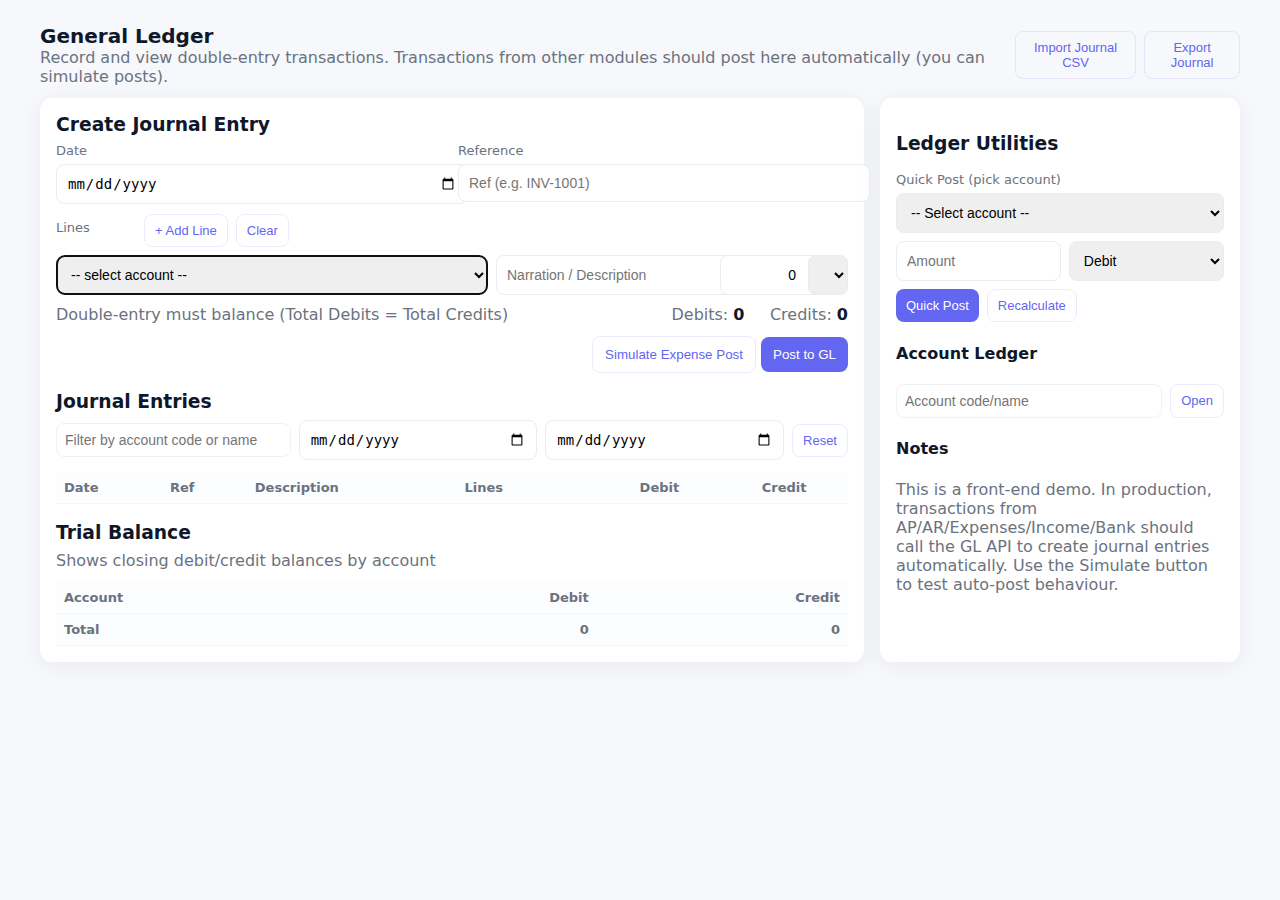
<file: general-ledger.html>
<!doctype html>
<html lang="en">
<head>
  <meta charset="utf-8" />
  <meta name="viewport" content="width=device-width,initial-scale=1" />
  <title>General Ledger - ThinkShip ERP</title>
  <style>
    :root{--bg:#f6f8fb;--card:#fff;--muted:#6b7280;--brand:#6366f1}
    body{font-family:Inter,system-ui,Segoe UI,Roboto,Arial;background:var(--bg);color:#0f172a;margin:0;padding:24px}
    .container{max-width:1200px;margin:0 auto}
    header{display:flex;justify-content:space-between;align-items:center;margin-bottom:12px}
    h1{font-size:20px;margin:0}
    .muted{color:var(--muted)}
    .layout{display:grid;grid-template-columns:1fr 360px;gap:16px}
    .card{background:var(--card);border-radius:12px;padding:16px;box-shadow:0 4px 24px rgba(15,23,42,0.06)}
    label{display:block;font-size:13px;color:var(--muted);margin-bottom:6px}
    input[type=text], input[type=date], input[type=number], select, textarea{width:100%;padding:10px;border:1px solid #e6edf3;border-radius:8px;font-size:14px}
    textarea{min-height:80px}
    .grid2{display:grid;grid-template-columns:1fr 1fr;gap:12px}
    .small{font-size:13px;padding:8px 10px;border-radius:8px}
    button{background:var(--brand);color:#fff;padding:10px 12px;border-radius:8px;border:0;cursor:pointer}
    button.ghost{background:transparent;color:var(--brand);border:1px solid rgba(99,102,241,0.12)}
    table{width:100%;border-collapse:collapse;margin-top:12px}
    th,td{padding:8px;text-align:left;border-bottom:1px solid #f1f5f9;font-size:13px}
    th{color:var(--muted);background:#fbfdff}
    .right{text-align:right}
    .error{color:#b91c1c;font-weight:700}
    .success{color:#065f46;font-weight:700}
    @media(max-width:1000px){.layout{grid-template-columns:1fr}}
  </style>
</head>
<body>
  <div class="container">
    <header>
      <div>
        <h1>General Ledger</h1>
        <div class="muted">Record and view double-entry transactions. Transactions from other modules should post here automatically (you can simulate posts).</div>
      </div>
      <div style="display:flex;gap:8px;align-items:center">
        <button class="ghost small" onclick="openImport()">Import Journal CSV</button>
        <button class="ghost small" onclick="exportJournal()">Export Journal</button>
      </div>
    </header>

    <div class="layout">
      <main class="card">
        <section>
          <h3 style="margin:0 0 8px 0">Create Journal Entry</h3>
          <form id="jeForm" onsubmit="return saveJournalEntry(event)">
            <div class="grid2">
              <div>
                <label for="jeDate">Date</label>
                <input id="jeDate" type="date" required />
              </div>
              <div>
                <label for="jeRef">Reference</label>
                <input id="jeRef" type="text" placeholder="Ref (e.g. INV-1001)" />
              </div>
            </div>

            <div style="margin-top:10px;display:flex;gap:8px;align-items:center">
              <label style="min-width:80px">Lines</label>
              <button type="button" class="ghost small" onclick="addLine()">+ Add Line</button>
              <button type="button" class="ghost small" onclick="clearLines()">Clear</button>
            </div>

            <div id="linesWrapper" style="margin-top:8px"></div>

            <div style="display:flex;justify-content:space-between;align-items:center;margin-top:10px">
              <div class="muted">Double-entry must balance (Total Debits = Total Credits)</div>
              <div>
                <span class="muted">Debits:</span> <strong id="sumDebits">0</strong>
                &nbsp; &nbsp;
                <span class="muted">Credits:</span> <strong id="sumCredits">0</strong>
              </div>
            </div>

            <div style="margin-top:12px;display:flex;gap:8px;justify-content:space-between;align-items:center">
              <div id="jeMsg"></div>
              <div>
                <button type="button" class="ghost" onclick="simulateModulePost()">Simulate Expense Post</button>
                <button type="submit">Post to GL</button>
              </div>
            </div>
          </form>
        </section>

        <section style="margin-top:18px">
          <h3 style="margin:0 0 8px 0">Journal Entries</h3>
          <div style="display:flex;gap:8px;margin-bottom:8px;align-items:center">
            <input id="filterAccount" type="text" placeholder="Filter by account code or name" style="padding:8px;border-radius:8px;border:1px solid #eef2f7" oninput="renderJournal()" />
            <input id="fromDate" type="date" onchange="renderJournal()" />
            <input id="toDate" type="date" onchange="renderJournal()" />
            <button class="ghost small" onclick="resetFilters()">Reset</button>
          </div>
          <table id="journalTable"><thead><tr><th>Date</th><th>Ref</th><th>Description</th><th>Lines</th><th class="right">Debit</th><th class="right">Credit</th><th></th></tr></thead><tbody></tbody></table>
        </section>

        <section style="margin-top:18px">
          <h3 style="margin:0 0 8px 0">Trial Balance</h3>
          <div class="muted">Shows closing debit/credit balances by account</div>
          <table id="trialTable"><thead><tr><th>Account</th><th class="right">Debit</th><th class="right">Credit</th></tr></thead><tbody></tbody><tfoot><tr><th>Total</th><th class="right" id="trialDebitTotal">0</th><th class="right" id="trialCreditTotal">0</th></tr></tfoot></table>
        </section>
      </main>

      <aside class="card">
        <h3>Ledger Utilities</h3>
        <div style="margin-top:10px">
          <label for="coaSelect">Quick Post (pick account)</label>
          <select id="coaSelect"></select>
          <div style="display:flex;gap:8px;margin-top:8px">
            <input id="quickAmount" type="number" step="0.01" placeholder="Amount" />
            <select id="quickSide"><option value="debit">Debit</option><option value="credit">Credit</option></select>
          </div>
          <div style="display:flex;gap:8px;margin-top:8px">
            <button class="small" onclick="quickPost()">Quick Post</button>
            <button class="small ghost" onclick="reconcileBalances()">Recalculate</button>
          </div>
        </div>

        <div style="margin-top:18px">
          <h4>Account Ledger</h4>
          <div style="margin-top:8px;display:flex;gap:8px">
            <input id="ledgerAccountFilter" type="text" placeholder="Account code/name" style="padding:8px;border-radius:8px;border:1px solid #eef2f7" />
            <button class="ghost small" onclick="openLedger()">Open</button>
          </div>
          <div id="ledgerView" style="margin-top:8px"></div>
        </div>

        <div style="margin-top:18px">
          <h4>Notes</h4>
          <div class="muted">This is a front-end demo. In production, transactions from AP/AR/Expenses/Income/Bank should call the GL API to create journal entries automatically. Use the Simulate button to test auto-post behaviour.</div>
        </div>
      </aside>
    </div>
  </div>

  <input type="file" id="importFile" style="display:none" accept="text/csv" onchange="handleImportFile(event)" />

  <script>
    const GL_KEY = 'ts_demo_gl_v1';
    const COA_KEY = 'coa_demo_accounts_v1';
    let journal = []; // array of {id,date,ref,description,lines:[{account,code,dc,amount}], totalDebit,totalCredit}
    let coa = [];

    function genId(){ return 'j'+Math.random().toString(36).slice(2,9) }

    function loadCOA(){ try{ coa = JSON.parse(localStorage.getItem(COA_KEY)||'[]') }catch(e){ coa=[] }
      const sel = document.getElementById('coaSelect'); sel.innerHTML = '<option value="">-- Select account --</option>';
      coa.forEach(a=>{ const opt=document.createElement('option'); opt.value = a.code||a.id; opt.textContent = (a.code? a.code+' — ':'')+a.name; sel.appendChild(opt) })
    }

    function loadJournal(){ try{ journal = JSON.parse(localStorage.getItem(GL_KEY)||'[]') }catch(e){ journal=[] } renderJournal(); renderTrialBalance(); }

    // Journal lines UI
    function addLine(pref){ const wrapper = document.getElementById('linesWrapper'); const idx = wrapper.children.length; const div = document.createElement('div'); div.style.display='grid'; div.style.gridTemplateColumns='2fr 1fr 80px 40px'; div.style.gap='8px'; div.style.marginBottom='8px';
      const accountSel = document.createElement('select'); accountSel.innerHTML = '<option value="">-- select account --</option>'; coa.forEach(a=>{ const o=document.createElement('option'); o.value=a.code||a.id; o.textContent=(a.code? a.code+' — ':'')+a.name; accountSel.appendChild(o) });
      if(pref && pref.account) accountSel.value = pref.account;
      const desc = document.createElement('input'); desc.type='text'; desc.placeholder='Narration / Description'; if(pref && pref.desc) desc.value=pref.desc;
      const amt = document.createElement('input'); amt.type='number'; amt.step='0.01'; amt.value = pref && pref.amount? pref.amount : 0; amt.style.textAlign='right';
      const dc = document.createElement('select'); dc.innerHTML = '<option value="debit">Dr</option><option value="credit">Cr</option>'; if(pref && pref.dc) dc.value = pref.dc;
      const del = document.createElement('button'); del.textContent='✖'; del.title='Remove line'; del.className='ghost small'; del.onclick = ()=>{ div.remove(); recalcSums(); };
      div.appendChild(accountSel); div.appendChild(desc); div.appendChild(amt); div.appendChild(dc);
      wrapper.appendChild(div);
      // focus latest
      accountSel.focus(); amt.oninput = recalcSums; dc.onchange = recalcSums; accountSel.onchange = recalcSums; desc.onchange = recalcSums;
      recalcSums();
    }

    function clearLines(){ document.getElementById('linesWrapper').innerHTML=''; recalcSums(); }

    function recalcSums(){ const lines = Array.from(document.querySelectorAll('#linesWrapper > div')); let debit=0, credit=0; lines.forEach(div=>{ const selects=div.querySelectorAll('select'); const account=selects[0]; const dc = selects[1]; const amt = div.querySelector('input[type=number]'); const val = parseFloat(amt.value||0); if(dc.value==='debit') debit += val; else credit += val; }); document.getElementById('sumDebits').textContent = Number(debit).toLocaleString(undefined,{maximumFractionDigits:2}); document.getElementById('sumCredits').textContent = Number(credit).toLocaleString(undefined,{maximumFractionDigits:2}); return {debit,credit}; }

    function saveJournalEntry(e){ if(e) e.preventDefault(); const date = document.getElementById('jeDate').value; const ref = document.getElementById('jeRef').value.trim(); const linesDiv = Array.from(document.querySelectorAll('#linesWrapper > div'));
      if(!date){ showMsg('Please select a date','error'); return false }
      if(linesDiv.length<1){ showMsg('Add at least one line','error'); return false }
      const lines = []; linesDiv.forEach(div=>{ const sels = div.querySelectorAll('select'); const account = sels[0].value; const dc = sels[1].value; const desc = div.querySelector('input[type=text]').value.trim(); const amt = parseFloat(div.querySelector('input[type=number]').value||0); if(account && amt>0){ lines.push({account,desc,dc,amount:amt}) } });
      if(lines.length<1){ showMsg('Add valid account lines with amounts','error'); return false }
      const totals = {debit:0,credit:0}; lines.forEach(l=>{ if(l.dc==='debit') totals.debit += l.amount; else totals.credit += l.amount });
      if(Math.abs(totals.debit - totals.credit) > 0.0001){ showMsg('Entry not balanced. Debits must equal Credits','error'); return false }
      const entry = { id: genId(), date, ref, description: lines.map(l=>l.desc||'').filter(Boolean).join(' | '), lines, totalDebit:totals.debit, totalCredit:totals.credit };
      journal.push(entry); localStorage.setItem(GL_KEY, JSON.stringify(journal)); loadJournal(); clearEntryForm(); showMsg('Journal posted','success'); return false;
    }

    function clearEntryForm(){ document.getElementById('jeForm').reset(); document.getElementById('linesWrapper').innerHTML=''; recalcSums(); }

    function showMsg(txt,type){ const m=document.getElementById('jeMsg'); m.textContent = txt; m.className = type==='error' ? 'error' : 'success'; setTimeout(()=>{ m.textContent=''; m.className=''; },3000); }

    function renderJournal(){ const tbody = document.querySelector('#journalTable tbody'); tbody.innerHTML=''; const q = (document.getElementById('filterAccount').value||'').toLowerCase(); const from = document.getElementById('fromDate').value; const to = document.getElementById('toDate').value; const rows = journal.slice().sort((a,b)=> new Date(b.date)-new Date(a.date));
      rows.forEach(entry=>{ if(from && entry.date < from) return; if(to && entry.date > to) return; const linesText = entry.lines.map(l=>{ const acc = coa.find(a=> (a.code||a.id) === l.account); const accLabel = acc ? ((acc.code? acc.code+' — ':'')+acc.name) : l.account; return accLabel + ' ('+ (l.dc==='debit'?'Dr':'Cr') + ' ' + Number(l.amount).toLocaleString()+')' }).join('<br/>'); if(q){ if(!(entry.ref||'').toLowerCase().includes(q) && !(entry.description||'').toLowerCase().includes(q) && !entry.lines.some(l=>{ const acc=coa.find(a=> (a.code||a.id) === l.account); return ((acc && (acc.code+' '+acc.name)||'')+' '+l.desc).toLowerCase().includes(q) })) return; }
        const tr=document.createElement('tr'); tr.innerHTML = `<td>${entry.date}</td><td>${escapeHtml(entry.ref||'')}</td><td>${escapeHtml(entry.description||'')}</td><td>${linesText}</td><td class="right">${Number(entry.totalDebit).toLocaleString()}</td><td class="right">${Number(entry.totalCredit).toLocaleString()}</td><td style="text-align:right"><button class="small ghost" onclick="reverseEntry('${entry.id}')">Reverse</button></td>`; tbody.appendChild(tr);
      });
    }

    function reverseEntry(id){ if(!confirm('Create reversing entry for this journal?')) return; const e = journal.find(x=>x.id===id); if(!e) return; const revLines = e.lines.map(l=> ({ account:l.account, desc:'Reversal of '+(l.desc||''), dc: l.dc==='debit' ? 'credit' : 'debit', amount: l.amount })); const rev = { id: genId(), date: new Date().toISOString().slice(0,10), ref: 'REV-'+e.ref, description: 'Reversal of '+(e.ref||e.id), lines: revLines, totalDebit: e.totalCredit, totalCredit: e.totalDebit };
      journal.push(rev); localStorage.setItem(GL_KEY, JSON.stringify(journal)); loadJournal(); showMsg('Reversing entry posted','success'); }

    function renderTrialBalance(){ const map = {}; journal.forEach(j=>{ j.lines.forEach(l=>{ if(!map[l.account]) map[l.account] = {debit:0,credit:0}; if(l.dc==='debit') map[l.account].debit += l.amount; else map[l.account].credit += l.amount; }) }); const tbody = document.querySelector('#trialTable tbody'); tbody.innerHTML=''; let totD=0, totC=0; Object.keys(map).sort().forEach(accKey=>{ const acc = coa.find(a=> (a.code||a.id)===accKey); const label = acc ? ((acc.code? acc.code+' — ':'')+acc.name) : accKey; const d = map[accKey].debit; const c = map[accKey].credit; totD += d; totC += c; const tr = document.createElement('tr'); tr.innerHTML = `<td>${label}</td><td class="right">${Number(d).toLocaleString()}</td><td class="right">${Number(c).toLocaleString()}</td>`; tbody.appendChild(tr); }); document.getElementById('trialDebitTotal').textContent = Number(totD).toLocaleString(); document.getElementById('trialCreditTotal').textContent = Number(totC).toLocaleString(); }

    function resetFilters(){ document.getElementById('filterAccount').value=''; document.getElementById('fromDate').value=''; document.getElementById('toDate').value=''; renderJournal(); }

    // Quick post: create a simple 2-line entry: selected account + counter account (e.g., Cash/Bank)
    function quickPost(){ const acc = document.getElementById('coaSelect').value; const amt = parseFloat(document.getElementById('quickAmount').value||0); const side = document.getElementById('quickSide').value; if(!acc || amt<=0){ alert('Select account and enter amount'); return }
      // choose a counter account: try Cash (code starts with 11 or name contains Cash) else pick first asset or first account
      let counter = (coa.find(a=> (a.name||'').toLowerCase().includes('cash') || (a.code||'').startsWith('11')) || coa[0]);
      if(!counter){ alert('No accounts available in Chart of Accounts'); return }
      const lines = [];
      if(side==='debit'){ lines.push({account:acc,desc:'Quick post',dc:'debit',amount:amt}); lines.push({account:counter.code||counter.id,desc:'Counter',dc:'credit',amount:amt}); }
      else { lines.push({account:acc,desc:'Quick post',dc:'credit',amount:amt}); lines.push({account:counter.code||counter.id,desc:'Counter',dc:'debit',amount:amt}); }
      const entry = { id: genId(), date: new Date().toISOString().slice(0,10), ref:'QPOST', description:'Quick GL post', lines, totalDebit:amt, totalCredit:amt };
      journal.push(entry); localStorage.setItem(GL_KEY, JSON.stringify(journal)); loadJournal(); showMsg('Quick post saved','success'); }

    // Open ledger for an account: show running balance
    function openLedger(){ const q = document.getElementById('ledgerAccountFilter').value.trim(); if(!q){ alert('Enter account code or name'); return }
      const acc = coa.find(a=> (a.code||a.id)===q || (a.name||'').toLowerCase().includes(q.toLowerCase())); if(!acc){ alert('Account not found'); return }
      const accKey = acc.code||acc.id; const rows = [];
      let balance = 0; const tb = document.getElementById('ledgerView'); tb.innerHTML = `<h4>${acc.code? acc.code+' — '+acc.name : acc.name}</h4>`;
      const table = document.createElement('table'); table.innerHTML = '<thead><tr><th>Date</th><th>Ref</th><th>Description</th><th class="right">Debit</th><th class="right">Credit</th><th class="right">Balance</th></tr></thead>';
      const body = document.createElement('tbody'); journal.slice().sort((a,b)=> new Date(a.date)-new Date(b.date)).forEach(j=>{ j.lines.forEach(l=>{ if((l.account)===accKey){ const d = l.dc==='debit' ? l.amount : 0; const c = l.dc==='credit' ? l.amount : 0; balance += (d-c); const tr = document.createElement('tr'); tr.innerHTML = `<td>${j.date}</td><td>${escapeHtml(j.ref||'')}</td><td>${escapeHtml(l.desc||j.description||'')}</td><td class="right">${d?Number(d).toLocaleString():'-'}</td><td class="right">${c?Number(c).toLocaleString():'-'}</td><td class="right">${Number(balance).toLocaleString()}</td>`; body.appendChild(tr); } }) });
      table.appendChild(body); tb.appendChild(table);
    }

    function reconcileBalances(){ renderTrialBalance(); showMsg('Recalculated', 'success'); }

    // Export/Import
    function exportJournal(){ const rows = journal.map(j=> ({id:j.id,date:j.date,ref:j.ref,description:j.description,lines: JSON.stringify(j.lines),debit:j.totalDebit,credit:j.totalCredit})); const headers=['id','date','ref','description','lines','debit','credit']; const csv = [headers.join(','), ...rows.map(r=> headers.map(h=> '"'+String(r[h]||'').replace(/"/g,'""')+'"').join(','))].join('\n'); const blob = new Blob([csv],{type:'text/csv'}); const url = URL.createObjectURL(blob); const a=document.createElement('a'); a.href=url; a.download='journal.csv'; a.click(); URL.revokeObjectURL(url); }

    function openImport(){ document.getElementById('importFile').click(); }
    function handleImportFile(e){ const f = e.target.files[0]; if(!f) return; const reader = new FileReader(); reader.onload = ()=>{ parseJournalCSV(reader.result) }; reader.readAsText(f); }

    function parseJournalCSV(csv){ // expects columns: date,ref,description,account,dc,amount (multiple lines per journal separated by same ref+date)
      const lines = csv.split('\n').map(l=>l.trim()).filter(Boolean); const temp = {};
      lines.forEach(line=>{ const cols = line.split(',').map(c=>c.trim().replace(/^"|"$/g,'')); if(cols.length<6) return; const [date,ref,description,account,dc,amount] = cols; const key = date+'|'+ref; if(!temp[key]) temp[key] = {date,ref,description,lines:[],debit:0,credit:0}; temp[key].lines.push({account,desc:description,dc,amount:parseFloat(amount||0)}); if(dc==='debit') temp[key].debit += parseFloat(amount||0); else temp[key].credit += parseFloat(amount||0); });
      Object.keys(temp).forEach(k=>{ const e = temp[k]; if(Math.abs(e.debit - e.credit) > 0.0001){ console.warn('Skipping unbalanced import entry',k); return } journal.push({id:genId(),date:e.date,ref:e.ref,description:e.description,lines:e.lines,totalDebit:e.debit,totalCredit:e.credit}); }); localStorage.setItem(GL_KEY, JSON.stringify(journal)); loadJournal(); alert('Import complete'); }

    // simulate posting from another module (e.g., Expense payment) — creates a balanced journal entry
    function simulateModulePost(){ // create a demo expense: Debit Expense account, Credit Cash/Bank (quick mapping)
      const expenseAcc = coa.find(a=> (a.name||'').toLowerCase().includes('expense') || (a.type||'').toLowerCase()==='expense');
      const cashAcc = coa.find(a=> (a.name||'').toLowerCase().includes('cash') || (a.code||'').startsWith('11')) || coa[0];
      if(!expenseAcc || !cashAcc){ alert('Please ensure Chart of Accounts has Expense and Cash accounts (demo)'); return }
      const amt = parseFloat(prompt('Enter expense amount to post','100')||0); if(!amt || amt<=0) return;
      const lines = [ {account: expenseAcc.code||expenseAcc.id, desc:'Expense from Purchase module', dc:'debit', amount:amt}, {account: cashAcc.code||cashAcc.id, desc:'Paid from Cash/Bank', dc:'credit', amount:amt} ];
      const entry = { id: genId(), date:new Date().toISOString().slice(0,10), ref:'EXP-'+Math.floor(Math.random()*9000+1000), description:'Auto-post from Expense module', lines, totalDebit:amt, totalCredit:amt };
      journal.push(entry); localStorage.setItem(GL_KEY, JSON.stringify(journal)); loadJournal(); showMsg('Simulated module post saved','success'); }

    // helpers
    function escapeHtml(s){ return String(s||'').replace(/&/g,'&amp;').replace(/</g,'&lt;').replace(/>/g,'&gt;') }

    // init
    document.addEventListener('DOMContentLoaded', ()=>{ loadCOA(); loadJournal(); // default one line ready
      addLine({});
    });
  </script>
</body>
</html>
</file>
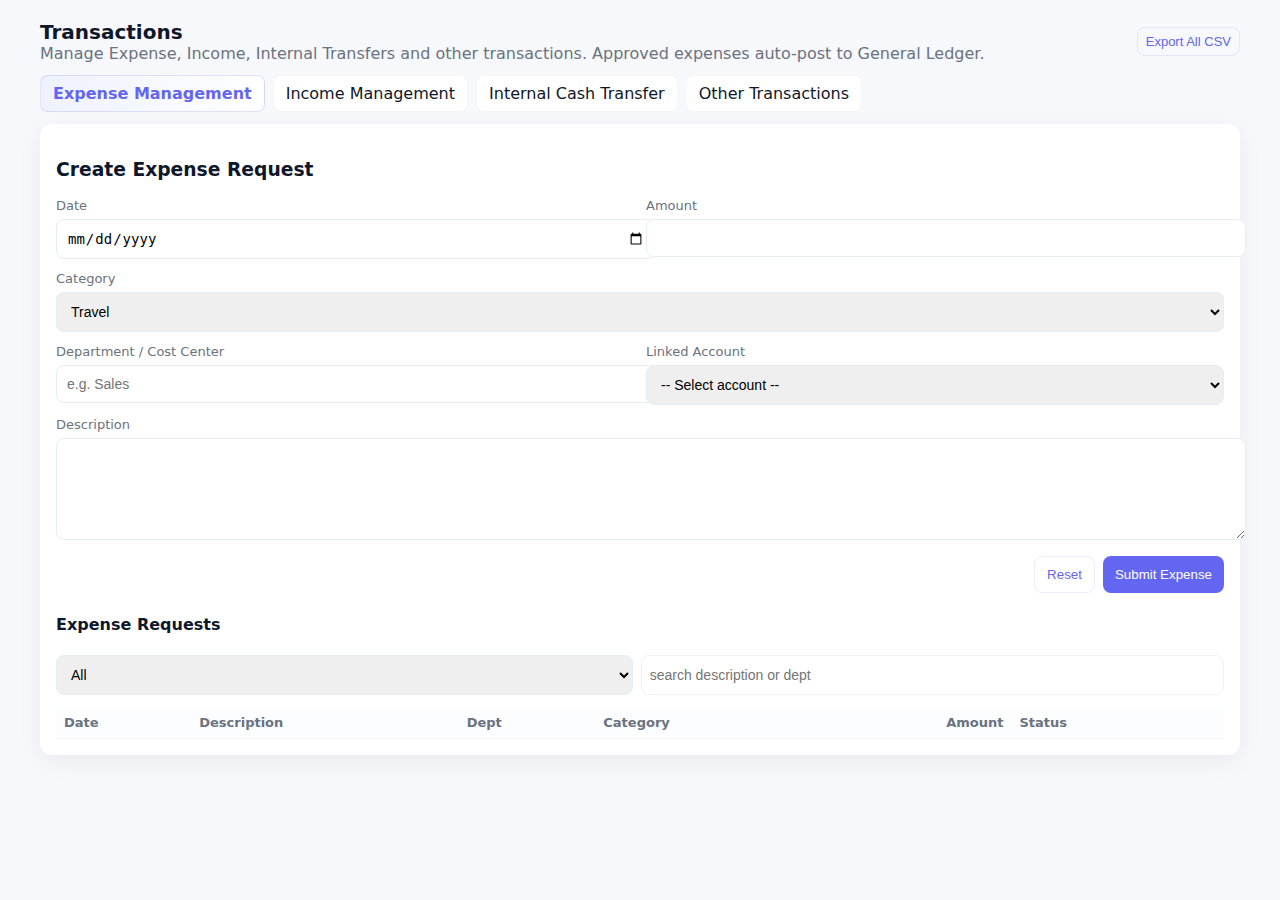
<file: transactions.html>
<!doctype html>
<html lang="en">
<head>
  <meta charset="utf-8" />
  <meta name="viewport" content="width=device-width,initial-scale=1" />
  <title>Transactions - ThinkShip ERP</title>
  <style>
    :root{--bg:#f6f8fb;--card:#fff;--muted:#6b7280;--brand:#6366f1}
    body{font-family:Inter,system-ui,Segoe UI,Roboto,Arial;background:var(--bg);color:#0f172a;margin:0;padding:20px}
    .container{max-width:1200px;margin:0 auto}
    header{display:flex;justify-content:space-between;align-items:center;margin-bottom:12px}
    h1{font-size:20px;margin:0}
    .muted{color:var(--muted)}
    .tabs{display:flex;gap:8px;margin-top:12px}
    .tab{padding:8px 12px;border-radius:8px;background:#fff;border:1px solid rgba(15,23,42,0.04);cursor:pointer}
    .tab.active{background:linear-gradient(90deg,#eef2ff,#fff);border-color:rgba(99,102,241,0.18);color:var(--brand);font-weight:700}
    .card{background:var(--card);border-radius:12px;padding:16px;box-shadow:0 6px 24px rgba(15,23,42,0.06);margin-top:12px}
    label{display:block;font-size:13px;color:var(--muted);margin-bottom:6px}
    input[type=text], input[type=date], input[type=number], select, textarea{width:100%;padding:10px;border:1px solid #e6edf3;border-radius:8px;font-size:14px}
    textarea{min-height:80px}
    .grid2{display:grid;grid-template-columns:1fr 1fr;gap:12px}
    .actions{display:flex;gap:8px;justify-content:flex-end;margin-top:12px}
    button{background:var(--brand);color:#fff;padding:10px 12px;border-radius:8px;border:0;cursor:pointer}
    button.ghost{background:transparent;color:var(--brand);border:1px solid rgba(99,102,241,0.12)}
    table{width:100%;border-collapse:collapse;margin-top:12px}
    th,td{padding:8px;text-align:left;border-bottom:1px solid #f1f5f9;font-size:13px}
    th{color:var(--muted);background:#fbfdff}
    .right{text-align:right}
    .small{font-size:13px;padding:6px 8px;border-radius:8px}
    .pill{display:inline-block;padding:4px 8px;border-radius:999px;background:#f1f5f9;color:#0f172a;font-weight:600;font-size:12px}
    .status.pending{background:#fffbeb;color:#92400e}
    .status.approved{background:#ecfdf5;color:#065f46}
    .status.rejected{background:#fff1f2;color:#9f1239}
    @media(max-width:900px){.grid2{grid-template-columns:1fr}}
  </style>
</head>
<body>
  <div class="container">
    <header>
      <div>
        <h1>Transactions</h1>
        <div class="muted">Manage Expense, Income, Internal Transfers and other transactions. Approved expenses auto-post to General Ledger.</div>
      </div>
      <div>
        <button class="ghost small" onclick="exportAll()">Export All CSV</button>
      </div>
    </header>

    <div class="tabs" role="tablist">
      <div class="tab active" data-tab="expense" onclick="showTab('expense')">Expense Management</div>
      <div class="tab" data-tab="income" onclick="showTab('income')">Income Management</div>
      <div class="tab" data-tab="transfer" onclick="showTab('transfer')">Internal Cash Transfer</div>
      <div class="tab" data-tab="other" onclick="showTab('other')">Other Transactions</div>
    </div>

    <!-- Expense -->
    <section id="expense" class="card">
      <h3>Create Expense Request</h3>
      <form id="expenseForm" onsubmit="return saveExpense(event)">
        <div class="grid2">
          <div>
            <label for="expDate">Date</label>
            <input id="expDate" type="date" required />
          </div>
          <div>
            <label for="expAmount">Amount</label>
            <input id="expAmount" type="number" step="0.01" required />
          </div>
        </div>

        <div style="margin-top:12px">
          <label for="expCategory">Category</label>
          <select id="expCategory">
            <option value="Travel">Travel</option>
            <option value="Supplies">Supplies</option>
            <option value="Meals">Meals</option>
            <option value="Other">Other</option>
          </select>
        </div>

        <div style="margin-top:12px" class="grid2">
          <div>
            <label for="expDept">Department / Cost Center</label>
            <input id="expDept" type="text" placeholder="e.g. Sales" />
          </div>
          <div>
            <label for="expLinkedAccount">Linked Account</label>
            <select id="expLinkedAccount"></select>
          </div>
        </div>

        <div style="margin-top:12px">
          <label for="expDesc">Description</label>
          <textarea id="expDesc"></textarea>
        </div>

        <div class="actions">
          <button type="button" class="ghost" onclick="resetExpenseForm()">Reset</button>
          <button type="submit">Submit Expense</button>
        </div>
      </form>

      <div style="margin-top:18px">
        <h4>Expense Requests</h4>
        <div style="display:flex;gap:8px;margin-bottom:8px">
          <select id="expenseFilterStatus" onchange="renderExpenses()"><option value="all">All</option><option value="pending">Pending</option><option value="approved">Approved</option><option value="rejected">Rejected</option></select>
          <input id="expenseSearch" type="text" placeholder="search description or dept" oninput="renderExpenses()" style="padding:8px;border-radius:8px;border:1px solid #eef2f7" />
        </div>
        <table id="expensesTable"><thead><tr><th>Date</th><th>Description</th><th>Dept</th><th>Category</th><th class="right">Amount</th><th>Status</th><th></th></tr></thead><tbody></tbody></table>
      </div>
    </section>

    <!-- Income -->
    <section id="income" class="card" style="display:none">
      <h3>Record Income</h3>
      <form id="incomeForm" onsubmit="return saveIncome(event)">
        <div class="grid2">
          <div>
            <label for="incDate">Date</label>
            <input id="incDate" type="date" required />
          </div>
          <div>
            <label for="incAmount">Amount</label>
            <input id="incAmount" type="number" step="0.01" required />
          </div>
        </div>

        <div style="margin-top:12px">
          <label for="incCustomer">Customer / Source</label>
          <input id="incCustomer" type="text" placeholder="Customer name" />
        </div>

        <div style="margin-top:12px" class="grid2">
          <div>
            <label for="incLinkedAccount">Linked Income Account</label>
            <select id="incLinkedAccount"></select>
          </div>
          <div>
            <label for="incReceivedTo">Received To (Cash/Bank)</label>
            <select id="incReceivedTo"></select>
          </div>
        </div>

        <div style="margin-top:12px">
          <label for="incDesc">Description</label>
          <textarea id="incDesc"></textarea>
        </div>

        <div class="actions">
          <button type="button" class="ghost" onclick="resetIncomeForm()">Reset</button>
          <button type="submit">Record Income</button>
        </div>
      </form>

      <div style="margin-top:18px">
        <h4>Income Records</h4>
        <table id="incomeTable"><thead><tr><th>Date</th><th>Source</th><th>Description</th><th class="right">Amount</th><th></th></tr></thead><tbody></tbody></table>
      </div>
    </section>

    <!-- Transfer -->
    <section id="transfer" class="card" style="display:none">
      <h3>Internal Cash Transfer</h3>
      <form id="transferForm" onsubmit="return saveTransfer(event)">
        <div class="grid2">
          <div>
            <label for="trDate">Date</label>
            <input id="trDate" type="date" required />
          </div>
          <div>
            <label for="trAmount">Amount</label>
            <input id="trAmount" type="number" step="0.01" required />
          </div>
        </div>

        <div style="margin-top:12px" class="grid2">
          <div>
            <label for="trFrom">From (Account)</label>
            <select id="trFrom"></select>
          </div>
          <div>
            <label for="trTo">To (Account)</label>
            <select id="trTo"></select>
          </div>
        </div>

        <div style="margin-top:12px">
          <label for="trDesc">Description</label>
          <textarea id="trDesc"></textarea>
        </div>

        <div class="actions">
          <button type="button" class="ghost" onclick="resetTransferForm()">Reset</button>
          <button type="submit">Post Transfer</button>
        </div>
      </form>

      <div style="margin-top:18px">
        <h4>Transfers</h4>
        <table id="transferTable"><thead><tr><th>Date</th><th>From</th><th>To</th><th class="right">Amount</th><th></th></tr></thead><tbody></tbody></table>
      </div>
    </section>

    <!-- Other Transactions -->
    <section id="other" class="card" style="display:none">
      <h3>Other Transactions (Custom Journal)</h3>
      <form id="otherForm" onsubmit="return saveOther(event)">
        <div class="grid2">
          <div>
            <label for="otDate">Date</label>
            <input id="otDate" type="date" required />
          </div>
          <div>
            <label for="otRef">Reference</label>
            <input id="otRef" type="text" />
          </div>
        </div>

        <div style="margin-top:12px">
          <label>Journal Lines</label>
          <div style="display:flex;gap:8px;margin-top:8px">
            <select id="otAccount"></select>
            <select id="otDC"><option value="debit">Dr</option><option value="credit">Cr</option></select>
            <input id="otAmount" type="number" step="0.01" placeholder="Amount" />
            <input id="otDesc" type="text" placeholder="Narration" />
            <button type="button" class="ghost small" onclick="addOtherLine()">Add</button>
          </div>
          <table id="otherLinesTable"><thead><tr><th>Account</th><th>Desc</th><th class="right">Debit</th><th class="right">Credit</th><th></th></tr></thead><tbody></tbody><tfoot><tr><th>Total</th><th></th><th class="right" id="otherDebitTotal">0</th><th class="right" id="otherCreditTotal">0</th><th></th></tr></tfoot></table>
        </div>

        <div class="actions">
          <button type="button" class="ghost" onclick="resetOtherForm()">Reset</button>
          <button type="submit">Post Journal</button>
        </div>
      </form>
    </section>

  </div>

  <script>
    // LocalStorage keys
    const EXP_KEY = 'ts_demo_expenses_v1';
    const INC_KEY = 'ts_demo_income_v1';
    const TR_KEY = 'ts_demo_transfers_v1';
    const OT_KEY = 'ts_demo_other_v1';
    const GL_KEY = 'ts_demo_gl_v1';
    const COA_KEY = 'coa_demo_accounts_v1';

    let expenses = []; let incomes = []; let transfers = []; let otherJournals = []; let coa = []; let journal = [];

    function showTab(tab){ document.querySelectorAll('section.card').forEach(s=> s.style.display='none'); document.getElementById(tab).style.display='block'; document.querySelectorAll('.tab').forEach(t=> t.classList.toggle('active', t.getAttribute('data-tab')===tab)); }

    // load COA and journal
    function loadCOA(){ try{ coa = JSON.parse(localStorage.getItem(COA_KEY)||'[]') }catch(e){ coa=[] }
      // populate selects
      const accSelects = ['expLinkedAccount','expLinkedAccount','incLinkedAccount','incReceivedTo','trFrom','trTo','otAccount','expLinkedAccount'];
      const unique = Array.from(new Set(accSelects));
      unique.forEach(id=>{ const el = document.getElementById(id); if(!el) return; el.innerHTML = '<option value="">-- Select account --</option>'; coa.forEach(a=>{ const o = document.createElement('option'); o.value = a.code||a.id; o.textContent = (a.code? a.code+' — ':'')+a.name; el.appendChild(o) }) });
      // also fill expLinkedAccount final
      const expLA = document.getElementById('expLinkedAccount'); if(expLA) expLA.innerHTML = '<option value="">-- Select account --</option>'; coa.forEach(a=>{ const o=document.createElement('option'); o.value=a.code||a.id; o.textContent=(a.code? a.code+' — ':'')+a.name; if(expLA) expLA.appendChild(o) });
    }

    function loadAll(){ try{ expenses = JSON.parse(localStorage.getItem(EXP_KEY)||'[]') }catch(e){ expenses=[] }
      try{ incomes = JSON.parse(localStorage.getItem(INC_KEY)||'[]') }catch(e){ incomes=[] }
      try{ transfers = JSON.parse(localStorage.getItem(TR_KEY)||'[]') }catch(e){ transfers=[] }
      try{ otherJournals = JSON.parse(localStorage.getItem(OT_KEY)||'[]') }catch(e){ otherJournals=[] }
      try{ journal = JSON.parse(localStorage.getItem(GL_KEY)||'[]') }catch(e){ journal=[] }
      renderExpenses(); renderIncomes(); renderTransfers(); renderOtherLines(); }

    // ---------- Expenses ----------
    function saveExpense(e){ if(e) e.preventDefault(); const date = document.getElementById('expDate').value; const amount = parseFloat(document.getElementById('expAmount').value||0); const category = document.getElementById('expCategory').value; const dept = document.getElementById('expDept').value; const linked = document.getElementById('expLinkedAccount').value; const desc = document.getElementById('expDesc').value.trim(); if(!date || !amount || !linked){ alert('Please fill date, amount and linked account'); return false }
      const obj = { id: 'e'+Math.random().toString(36).slice(2,9), date, amount, category, dept, linkedAccount:linked, description:desc, status:'pending', createdAt: new Date().toISOString() };
      expenses.push(obj); localStorage.setItem(EXP_KEY, JSON.stringify(expenses)); renderExpenses(); resetExpenseForm(); alert('Expense submitted (pending approval)'); return false; }

    function renderExpenses(){ const tbody = document.querySelector('#expensesTable tbody'); tbody.innerHTML=''; const statusFilter = document.getElementById('expenseFilterStatus').value; const q = (document.getElementById('expenseSearch').value||'').toLowerCase(); expenses.slice().reverse().forEach(exp=>{ if(statusFilter!=='all' && exp.status!==statusFilter) return; if(q && !(exp.description||'').toLowerCase().includes(q) && !(exp.dept||'').toLowerCase().includes(q)) return; const acct = coa.find(a=> (a.code||a.id) === exp.linkedAccount); const accLabel = acct ? ((acct.code?acct.code+' — ':'')+acct.name) : exp.linkedAccount; const tr = document.createElement('tr'); tr.innerHTML = `<td>${exp.date}</td><td>${escapeHtml(exp.description||'')}</td><td>${escapeHtml(exp.dept||'')}</td><td>${escapeHtml(exp.category||'')}</td><td class="right">${Number(exp.amount).toLocaleString()}</td><td><span class="pill status ${exp.status}">${exp.status}</span></td><td style="text-align:right">${exp.status==='pending'? '<button class="small" onclick="approveExpense(\'${exp.id}\')">Approve</button><button class="small ghost" onclick="rejectExpense(\'${exp.id}\')">Reject</button>' : (exp.status==='approved' ? '<button class="small ghost" onclick="viewExpenseJournal(\''+exp.id+'\')">View Journal</button>' : '')}</td>`; tbody.appendChild(tr); }); }

    function resetExpenseForm(){ document.getElementById('expenseForm').reset(); }

    function approveExpense(id){ if(!confirm('Approve this expense and post to General Ledger?')) return; const exp = expenses.find(x=>x.id===id); if(!exp) return; exp.status='approved'; exp.approvedAt = new Date().toISOString(); // post to GL: Debit expense account, Credit cash/bank (choose linked account as expense and pick a cash account)
      const expenseAcc = coa.find(a=> (a.code||a.id)===exp.linkedAccount) || coa.find(a=> (a.type||'').toLowerCase()==='expense'); const cashAcc = coa.find(a=> (a.name||'').toLowerCase().includes('cash') || (a.code||'').startsWith('11')) || coa[0]; if(!expenseAcc || !cashAcc){ alert('COA missing expense or cash account. Please configure Chart of Accounts.'); } else {
        const lines = [ {account: expenseAcc.code||expenseAcc.id, desc: 'Expense: '+(exp.description||''), dc:'debit', amount: exp.amount}, {account: cashAcc.code||cashAcc.id, desc: 'Paid from cash/bank', dc:'credit', amount: exp.amount} ]; const entry = { id: 'j'+Math.random().toString(36).slice(2,9), date: exp.date, ref: 'EXP-'+exp.id, description: 'Expense approval '+exp.id, lines, totalDebit: exp.amount, totalCredit: exp.amount };
        journal.push(entry); localStorage.setItem(GL_KEY, JSON.stringify(journal)); exp.journalId = entry.id; }
      localStorage.setItem(EXP_KEY, JSON.stringify(expenses)); renderExpenses(); loadAll(); alert('Expense approved and posted to GL'); }

    function rejectExpense(id){ if(!confirm('Reject this expense?')) return; const exp = expenses.find(x=>x.id===id); if(!exp) return; exp.status='rejected'; exp.rejectedAt = new Date().toISOString(); localStorage.setItem(EXP_KEY, JSON.stringify(expenses)); renderExpenses(); alert('Expense rejected'); }

    function viewExpenseJournal(expId){ const exp = expenses.find(x=>x.id===expId); if(!exp || !exp.journalId){ alert('No journal found for this expense'); return } const j = journal.find(x=>x.id===exp.journalId); if(!j){ alert('Journal entry missing'); return } alert('Journal '+j.id+' posted on '+j.date+'\nLines:\n'+ j.lines.map(l=> (l.account+' '+l.dc+' '+l.amount)).join('\n')); }

    // ---------- Income ----------
    function saveIncome(e){ if(e) e.preventDefault(); const date = document.getElementById('incDate').value; const amount = parseFloat(document.getElementById('incAmount').value||0); const source = document.getElementById('incCustomer').value; const incAcct = document.getElementById('incLinkedAccount').value; const receivedTo = document.getElementById('incReceivedTo').value; const desc = document.getElementById('incDesc').value; if(!date||!amount||!incAcct||!receivedTo){ alert('Please fill date, amount, income account and received-to account'); return false }
      const entry = { id:'j'+Math.random().toString(36).slice(2,9), date, ref: 'INC-'+Math.floor(Math.random()*9000+1000), description: 'Income: '+(desc||source||''), lines:[ {account: receivedTo, dc:'debit', amount}, {account: incAcct, dc:'credit', amount} ], totalDebit: amount, totalCredit: amount };
      journal.push(entry); localStorage.setItem(GL_KEY, JSON.stringify(journal)); incomes.push({ id:'i'+Math.random().toString(36).slice(2,9), date, amount, source, description: desc, journalId: entry.id }); localStorage.setItem(INC_KEY, JSON.stringify(incomes)); renderIncomes(); loadAll(); alert('Income recorded and posted to GL'); return false; }

    function renderIncomes(){ const tbody = document.querySelector('#incomeTable tbody'); tbody.innerHTML=''; incomes.slice().reverse().forEach(inc=>{ const tr = document.createElement('tr'); tr.innerHTML = `<td>${inc.date}</td><td>${escapeHtml(inc.source||'')}</td><td>${escapeHtml(inc.description||'')}</td><td class="right">${Number(inc.amount).toLocaleString()}</td><td style="text-align:right"><button class="small ghost" onclick="viewJournal('${inc.journalId}')">View</button></td>`; tbody.appendChild(tr); }); }

    function viewJournal(jid){ const j = journal.find(x=>x.id===jid); if(!j){ alert('Journal not found'); return } alert('Journal '+j.id+'\n'+ j.lines.map(l=> (l.account+' '+l.dc+' '+l.amount)).join('\n')); }

    function resetIncomeForm(){ document.getElementById('incomeForm').reset(); }

    // ---------- Transfers ----------
    function saveTransfer(e){ if(e) e.preventDefault(); const date = document.getElementById('trDate').value; const amount = parseFloat(document.getElementById('trAmount').value||0); const from = document.getElementById('trFrom').value; const to = document.getElementById('trTo').value; const desc = document.getElementById('trDesc').value; if(!date||!amount||!from||!to){ alert('Please fill date, amount, from and to accounts'); return false }
      // create GL entry: debit 'to' account, credit 'from' account
      const entry = { id:'j'+Math.random().toString(36).slice(2,9), date, ref: 'TR-'+Math.floor(Math.random()*9000+1000), description: 'Transfer '+(desc||''), lines: [ {account: to, dc:'debit', amount}, {account: from, dc:'credit', amount} ], totalDebit: amount, totalCredit: amount };
      journal.push(entry); localStorage.setItem(GL_KEY, JSON.stringify(journal)); transfers.push({ id:'t'+Math.random().toString(36).slice(2,9), date, from, to, amount, journalId: entry.id, description: desc }); localStorage.setItem(TR_KEY, JSON.stringify(transfers)); renderTransfers(); loadAll(); alert('Transfer posted to GL'); return false; }

    function renderTransfers(){ const tbody = document.querySelector('#transferTable tbody'); tbody.innerHTML=''; transfers.slice().reverse().forEach(t=>{ const accFrom = coa.find(a=> (a.code||a.id) === t.from); const accTo = coa.find(a=> (a.code||a.id) === t.to); const tr = document.createElement('tr'); tr.innerHTML = `<td>${t.date}</td><td>${accFrom? (accFrom.code? accFrom.code+' — ':'')+accFrom.name : t.from}</td><td>${accTo? (accTo.code? accTo.code+' — ':'')+accTo.name : t.to}</td><td class="right">${Number(t.amount).toLocaleString()}</td><td style="text-align:right"><button class="small ghost" onclick="viewJournal('${t.journalId}')">View</button></td>`; tbody.appendChild(tr); }); }

    function resetTransferForm(){ document.getElementById('transferForm').reset(); }

    // ---------- Other (Custom Journal) ----------
    let otherLines = [];
    function addOtherLine(){ const acc = document.getElementById('otAccount').value; const dc = document.getElementById('otDC').value; const amt = parseFloat(document.getElementById('otAmount').value||0); const desc = document.getElementById('otDesc').value||''; if(!acc || amt<=0){ alert('Select account and enter amount'); return } otherLines.push({account:acc,dc,amount:amt,desc}); renderOtherLines(); }

    function renderOtherLines(){ const tbody = document.querySelector('#otherLinesTable tbody'); tbody.innerHTML=''; let d=0,c=0; otherLines.forEach((l,idx)=>{ const acc = coa.find(a=> (a.code||a.id)===l.account); const accLabel = acc? ((acc.code?acc.code+' — ':'')+acc.name) : l.account; const tr = document.createElement('tr'); tr.innerHTML = `<td>${accLabel}</td><td>${escapeHtml(l.desc||'')}</td><td class="right">${l.dc==='debit'?Number(l.amount).toLocaleString():'-'}</td><td class="right">${l.dc==='credit'?Number(l.amount).toLocaleString():'-'}</td><td style="text-align:right"><button class="small ghost" onclick="removeOtherLine(${idx})">Remove</button></td>`; tbody.appendChild(tr); if(l.dc==='debit') d+=l.amount; else c+=l.amount; }); document.getElementById('otherDebitTotal').textContent = Number(d).toLocaleString(); document.getElementById('otherCreditTotal').textContent = Number(c).toLocaleString(); }

    function removeOtherLine(i){ otherLines.splice(i,1); renderOtherLines(); }

    function saveOther(e){ if(e) e.preventDefault(); const date = document.getElementById('otDate').value; const ref = document.getElementById('otRef').value; if(!date){ alert('Select date'); return false } if(otherLines.length<1){ alert('Add at least one line'); return false } const totals = otherLines.reduce((acc,l)=>{ if(l.dc==='debit') acc.debit+=l.amount; else acc.credit+=l.amount; return acc },{debit:0,credit:0}); if(Math.abs(totals.debit - totals.credit) > 0.0001){ alert('Journal not balanced. Debits must equal Credits'); return false }
      const entry = { id:'j'+Math.random().toString(36).slice(2,9), date, ref, description: 'Custom Journal '+(ref||''), lines: otherLines.map(l=> ({account:l.account,dc:l.dc,amount:l.amount,desc:l.desc})), totalDebit: totals.debit, totalCredit: totals.credit };
      journal.push(entry); localStorage.setItem(GL_KEY, JSON.stringify(journal)); otherJournals.push({ id:'o'+Math.random().toString(36).slice(2,9), date, ref, journalId: entry.id }); localStorage.setItem(OT_KEY, JSON.stringify(otherJournals)); otherLines = []; renderOtherLines(); loadAll(); alert('Journal posted to GL'); return false; }

    function renderOtherList(){ // not used currently
    }

    function resetOtherForm(){ document.getElementById('otherForm').reset(); otherLines = []; renderOtherLines(); }

    // utilities
    function escapeHtml(s){ return String(s||'').replace(/&/g,'&amp;').replace(/</g,'&lt;').replace(/>/g,'&gt;') }

    function exportAll(){ const rows = [];
      expenses.forEach(e=> rows.push(['Expense',e.date,e.dept,e.category,e.amount,e.status,e.description].join(',')));
      incomes.forEach(i=> rows.push(['Income',i.date,i.source,'',i.amount,'',i.description].join(',')));
      transfers.forEach(t=> rows.push(['Transfer',t.date,t.from+'->'+t.to,'',t.amount,'',t.description].join(',')));
      const csv = rows.join('\n'); const blob = new Blob([csv],{type:'text/csv'}); const url = URL.createObjectURL(blob); const a=document.createElement('a'); a.href=url; a.download='transactions_export.csv'; a.click(); URL.revokeObjectURL(url);
    }

    // init
    document.addEventListener('DOMContentLoaded', ()=>{ loadCOA(); loadAll(); showTab('expense'); });
  </script>
</body>
</html>
</file>
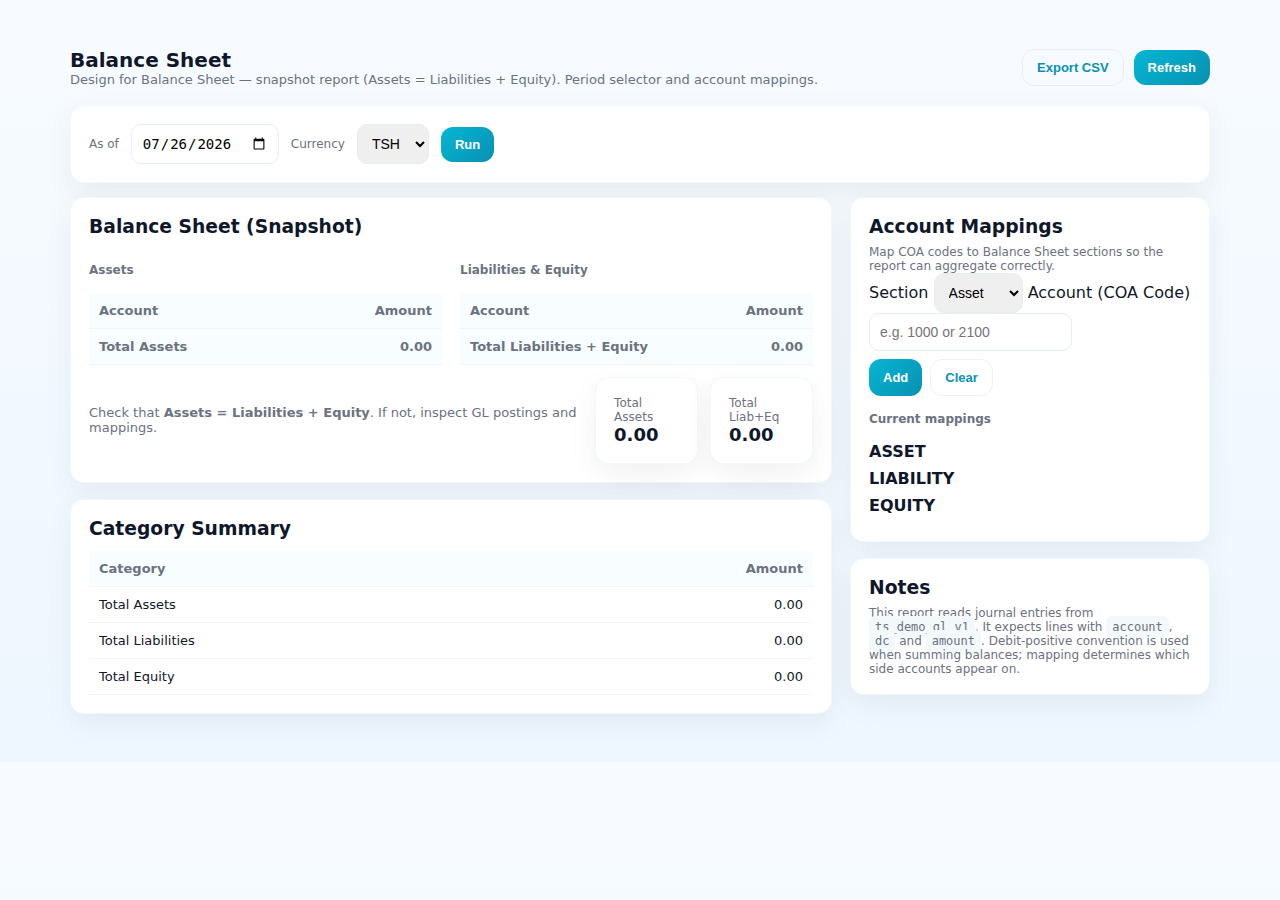
<file: reports/balance-sheet.html>
<!doctype html>
<html lang="en">
<head>
  <meta charset="utf-8" />
  <meta name="viewport" content="width=device-width,initial-scale=1" />
  <title>Balance Sheet — ThinkShip ERP</title>
  <style>
    :root{
      --bg: linear-gradient(180deg,#f7fbff 0%, #eef6ff 100%);
      --card:#ffffff;
      --muted:#6b7280;
      --text:#0f172a;
      --brand-start:#06b6d4; /* teal/cyan accent for balance sheet */
      --brand-end:#0891b2;
      --accent:#0891b2;
      --shadow: 0 10px 30px rgba(2,6,23,0.06);
      --radius: 14px;
      --mono: 'Inter', system-ui, -apple-system, 'Segoe UI', Roboto, Arial;
    }
    *{box-sizing:border-box}
    body{font-family:var(--mono);margin:0;background:var(--bg);color:var(--text);-webkit-font-smoothing:antialiased}
    .wrap{max-width:1180px;margin:28px auto;padding:20px}
    header{display:flex;align-items:center;justify-content:space-between;gap:12px;margin-bottom:18px}
    h1{font-size:20px;margin:0;font-weight:800}
    .muted{color:var(--muted);font-size:13px}

    .controls{display:flex;gap:10px;align-items:center}
    .card{background:var(--card);border-radius:var(--radius);padding:18px;box-shadow:var(--shadow);border:1px solid rgba(6,145,178,0.06)}

    input,select{padding:10px;border-radius:10px;border:1px solid #e6edf3;font-size:14px}
    .btn{padding:10px 14px;border-radius:12px;border:0;cursor:pointer;font-weight:700}
    .btn-primary{background:linear-gradient(135deg,var(--brand-start),var(--brand-end));color:white}
    .btn-ghost{background:transparent;border:1px solid rgba(15,23,42,0.06);color:var(--brand-end)}

    .grid{display:grid;grid-template-columns:1fr 360px;gap:18px}
    @media(max-width:980px){.grid{grid-template-columns:1fr}}

    table{width:100%;border-collapse:collapse;margin-top:12px}
    th,td{padding:10px;text-align:left;border-bottom:1px solid #f1f5f9;font-size:13px}
    th{color:var(--muted);background:#f8feff}
    .right{text-align:right}
    .muted-sm{font-size:12px;color:var(--muted)}
    .kpi{display:flex;gap:12px}
    .kpi .card{flex:1}
    .small{font-size:13px}

    .section-title{font-weight:700;margin:0 0 8px}
    .split{display:flex;gap:18px}
    .col{flex:1}
    .note{font-size:13px;color:var(--muted)}
    code{background:#f3f8fb;padding:4px 6px;border-radius:6px;font-size:12px}
  </style>
</head>
<body>
  <div class="wrap">
    <header>
      <div>
        <h1>Balance Sheet</h1>
        <div class="muted">Design for Balance Sheet — snapshot report (Assets = Liabilities + Equity). Period selector and account mappings.</div>
      </div>
      <div class="controls">
        <button class="btn btn-ghost small" id="exportCsv">Export CSV</button>
        <button class="btn btn-primary small" id="refreshBtn">Refresh</button>
      </div>
    </header>

    <div class="card" style="margin-bottom:14px">
      <div style="display:flex;gap:12px;align-items:center;flex-wrap:wrap">
        <label class="muted-sm">As of</label>
        <input type="date" id="asOfDate" />
        <label class="muted-sm">Currency</label>
        <select id="reportCurrency"><option value="TSH">TSH</option><option value="USD">USD</option></select>
        <button class="btn btn-primary small" id="runBtn">Run</button>
      </div>
    </div>

    <div class="grid">
      <main>
        <div class="card">
          <h3 class="section-title">Balance Sheet (Snapshot)</h3>
          <div style="margin-top:10px" class="split">
            <div class="col">
              <h4 class="muted-sm">Assets</h4>
              <table id="assetsTable"><thead><tr><th>Account</th><th class="right">Amount</th></tr></thead><tbody></tbody><tfoot><tr><th>Total Assets</th><th class="right" id="totalAssets">0</th></tr></tfoot></table>
            </div>
            <div class="col">
              <h4 class="muted-sm">Liabilities & Equity</h4>
              <table id="liabEqTable"><thead><tr><th>Account</th><th class="right">Amount</th></tr></thead><tbody></tbody><tfoot><tr><th>Total Liabilities + Equity</th><th class="right" id="totalLiabEq">0</th></tr></tfoot></table>
            </div>
          </div>

          <div style="margin-top:12px;display:flex;justify-content:space-between;align-items:center">
            <div class="note">Check that <strong>Assets = Liabilities + Equity</strong>. If not, inspect GL postings and mappings.</div>
            <div class="kpi">
              <div class="card"><div class="muted-sm">Total Assets</div><div id="kpiAssets" style="font-size:18px;font-weight:800">0</div></div>
              <div class="card"><div class="muted-sm">Total Liab+Eq</div><div id="kpiLiabEq" style="font-size:18px;font-weight:800">0</div></div>
            </div>
          </div>
        </div>

        <div class="card" style="margin-top:16px">
          <h3 class="section-title">Category Summary</h3>
          <table id="summaryTable"><thead><tr><th>Category</th><th class="right">Amount</th></tr></thead><tbody></tbody></table>
        </div>
      </main>

      <aside>
        <div class="card">
          <h3 class="section-title">Account Mappings</h3>
          <div class="muted-sm">Map COA codes to Balance Sheet sections so the report can aggregate correctly.</div>
          <label style="margin-top:8px">Section</label>
          <select id="mapSection"><option value="asset">Asset</option><option value="liability">Liability</option><option value="equity">Equity</option></select>
          <label style="margin-top:8px">Account (COA Code)</label>
          <input id="mapAccount" type="text" placeholder="e.g. 1000 or 2100" />
          <div style="display:flex;gap:8px;margin-top:8px">
            <button class="btn btn-primary small" id="addMap">Add</button>
            <button class="btn btn-ghost small" id="clearMaps">Clear</button>
          </div>
          <div style="margin-top:12px">
            <h4 class="muted-sm">Current mappings</h4>
            <div id="mappingsList"></div>
          </div>
        </div>

        <div class="card" style="margin-top:16px">
          <h3 class="section-title">Notes</h3>
          <div class="muted-sm">This report reads journal entries from <code>ts_demo_gl_v1</code>. It expects lines with <code>account</code>, <code>dc</code> and <code>amount</code>. Debit-positive convention is used when summing balances; mapping determines which side accounts appear on.</div>
        </div>
      </aside>
    </div>
  </div>

  <script>
    const GL_KEY = 'ts_demo_gl_v1';
    const MAPS_KEY = 'ts_demo_report_mappings_bs_v1';

    let mappings = { asset: [], liability: [], equity: [] };

    function genId(p='x'){ return p + Math.random().toString(36).slice(2,9) }
    function $id(id){ return document.getElementById(id) }

    function loadMappings(){ try{ const raw = localStorage.getItem(MAPS_KEY); if(raw) mappings = JSON.parse(raw); }catch(e){ mappings = { asset: [], liability: [], equity: [] } } renderMappings(); }
    function saveMappings(){ localStorage.setItem(MAPS_KEY, JSON.stringify(mappings)); renderMappings(); }

    function renderMappings(){ const node = $id('mappingsList'); if(!node) return; node.innerHTML=''; Object.keys(mappings).forEach(key=>{ const wrap = document.createElement('div'); wrap.style.marginBottom='8px'; const title = document.createElement('div'); title.innerHTML = '<strong>'+key.toUpperCase()+'</strong>'; wrap.appendChild(title); const list = document.createElement('div'); list.style.marginTop='6px'; (mappings[key]||[]).forEach(code=>{ const chip = document.createElement('span'); chip.style.display='inline-block'; chip.style.padding='6px 10px'; chip.style.borderRadius='12px'; chip.style.margin='4px'; chip.style.background='#f0fdff'; chip.style.fontWeight=700; chip.textContent = code; const rm = document.createElement('button'); rm.textContent='x'; rm.style.marginLeft='8px'; rm.onclick = ()=>{ mappings[key] = mappings[key].filter(c=> c !== code); saveMappings(); }; chip.appendChild(rm); list.appendChild(chip); }); wrap.appendChild(list); node.appendChild(wrap); }); }

    function addMapping(){ const section = $id('mapSection').value; const acct = ($id('mapAccount').value||'').trim(); if(!acct){ alert('Enter an account code'); return; } mappings[section] = mappings[section] || []; if(!mappings[section].includes(acct)) mappings[section].push(acct); saveMappings(); $id('mapAccount').value=''; }
    function clearMappings(){ if(!confirm('Clear all mappings?')) return; mappings = { asset: [], liability: [], equity: [] }; saveMappings(); }

    function getGL(){ try{ return JSON.parse(localStorage.getItem(GL_KEY) || '[]') }catch(e){ return [] } }

    function signedLineAmount(line){ if(!line) return 0; if(line.dc === 'debit') return Number(line.amount||0); if(line.dc === 'credit') return -Number(line.amount||0); return Number(line.amount||0); }

    function balanceAsOf(dateIso, currency){ // returns object {assets: [...], liabilities: [...], equity: [...], totals}
      const gl = getGL(); const asOf = dateIso ? new Date(dateIso) : new Date(); const buckets = { asset: {}, liability: {}, equity: {} };
      gl.forEach(j=>{
        try{
          const jdate = new Date(j.date || j.postedAt || j.createdAt || ''); if(jdate > asOf) return;
          (j.lines||[]).forEach(line=>{
            const acct = (line.account||'').toString(); const amt = signedLineAmount(line);
            // determine mapping
            if(mappings.asset && mappings.asset.includes(acct)) buckets.asset[acct] = (buckets.asset[acct]||0) + amt;
            if(mappings.liability && mappings.liability.includes(acct)) buckets.liability[acct] = (buckets.liability[acct]||0) + amt;
            if(mappings.equity && mappings.equity.includes(acct)) buckets.equity[acct] = (buckets.equity[acct]||0) + amt;
          });
        }catch(e){}
      });
      // convert to arrays with labels (try to find COA name if present)
      const coa = (()=>{ try{ return JSON.parse(localStorage.getItem('coa_demo_accounts_v1')||'[]') }catch(e){ return [] } })();
      function labelFor(code){ const c = coa.find(x=> (x.code||x.id) == code); return c ? ((c.code?c.code+' — ':'')+c.name) : code }
      const assets = Object.keys(buckets.asset).map(k=> ({account:k, label:labelFor(k), amount: buckets.asset[k]})).sort((a,b)=> b.amount - a.amount);
      const liabilities = Object.keys(buckets.liability).map(k=> ({account:k, label:labelFor(k), amount: buckets.liability[k]})).sort((a,b)=> b.amount - a.amount);
      const equity = Object.keys(buckets.equity).map(k=> ({account:k, label:labelFor(k), amount: buckets.equity[k]})).sort((a,b)=> b.amount - a.amount);
      const totalAssets = assets.reduce((s,x)=> s + (x.amount||0), 0);
      const totalLiab = liabilities.reduce((s,x)=> s + (x.amount||0), 0);
      const totalEquity = equity.reduce((s,x)=> s + (x.amount||0), 0);
      return { assets, liabilities, equity, totalAssets, totalLiabEq: totalLiab + totalEquity, totalLiab, totalEquity };
    }

    function format(v){ const n = Number(v||0); return n.toLocaleString(undefined,{minimumFractionDigits:2,maximumFractionDigits:2}) }

    function buildBalanceSheet(){ const asOf = $id('asOfDate')?.value || new Date().toISOString().slice(0,10); const currency = $id('reportCurrency')?.value || 'TSH'; const data = balanceAsOf(asOf, currency);
      // populate tables
      const atBody = $id('assetsTable').querySelector('tbody'); atBody.innerHTML = '';
      data.assets.forEach(a=>{ const tr = document.createElement('tr'); tr.innerHTML = `<td>${escapeHtml(a.label)}</td><td class="right">${format(a.amount)}</td>`; atBody.appendChild(tr); });
      $id('totalAssets').textContent = format(data.totalAssets);

      const leBody = $id('liabEqTable').querySelector('tbody'); leBody.innerHTML = '';
      data.liabilities.forEach(l=>{ const tr = document.createElement('tr'); tr.innerHTML = `<td>${escapeHtml(l.label)}</td><td class="right">${format(l.amount)}</td>`; leBody.appendChild(tr); });
      // equity rows
      if(data.equity.length){ const hr = document.createElement('tr'); hr.innerHTML = `<td style="font-weight:700">-- Equity --</td><td></td>`; leBody.appendChild(hr); }
      data.equity.forEach(e=>{ const tr = document.createElement('tr'); tr.innerHTML = `<td>${escapeHtml(e.label)}</td><td class="right">${format(e.amount)}</td>`; leBody.appendChild(tr); });

      $id('totalLiabEq').textContent = format(data.totalLiabEq);
      if($id('kpiAssets')) $id('kpiAssets').textContent = format(data.totalAssets);
      if($id('kpiLiabEq')) $id('kpiLiabEq').textContent = format(data.totalLiabEq);

      // summary table
      const sumBody = $id('summaryTable').querySelector('tbody'); sumBody.innerHTML = '';
      sumBody.appendChild(rowEl('Total Assets', data.totalAssets)); sumBody.appendChild(rowEl('Total Liabilities', data.totalLiab)); sumBody.appendChild(rowEl('Total Equity', data.totalEquity));

      // balance check
      if(Math.abs(data.totalAssets - data.totalLiabEq) > 0.005){ console.warn('Balance sheet does not balance by', data.totalAssets - data.totalLiabEq); }
    }

    function rowEl(label, val){ const tr = document.createElement('tr'); tr.innerHTML = `<td>${label}</td><td class="right">${format(val)}</td>`; return tr }

    function exportCSV(){ const asOf = $id('asOfDate')?.value || new Date().toISOString().slice(0,10); const data = balanceAsOf(asOf); const rows = [['section,account,amount']]; data.assets.forEach(a=> rows.push(['asset', `"${a.label.replace(/"/g,'')}"`, a.amount].join(',')) ); data.liabilities.forEach(l=> rows.push(['liability', `"${l.label.replace(/"/g,'')}"`, l.amount].join(',')) ); data.equity.forEach(e=> rows.push(['equity', `"${e.label.replace(/"/g,'')}"`, e.amount].join(',')) ); const csv = rows.join('\n'); const blob = new Blob([csv],{type:'text/csv'}); const url = URL.createObjectURL(blob); const a = document.createElement('a'); a.href = url; a.download = 'balance_sheet.csv'; a.click(); URL.revokeObjectURL(url); }

    function escapeHtml(s){ return String(s||'').replace(/&/g,'&amp;').replace(/</g,'&lt;').replace(/>/g,'&gt;') }

    document.addEventListener('DOMContentLoaded', ()=>{
      try{
        loadMappings();
        // default as of today
        $id('asOfDate').value = new Date().toISOString().slice(0,10);
        $id('runBtn').addEventListener('click', buildBalanceSheet);
        $id('refreshBtn').addEventListener('click', ()=>{ loadMappings(); buildBalanceSheet(); });
        $id('addMap').addEventListener('click', addMapping);
        $id('clearMaps').addEventListener('click', clearMappings);
        $id('exportCsv').addEventListener('click', exportCSV);
        // initial render
        buildBalanceSheet();
      }catch(err){ console.error('Init error', err); alert('Balance Sheet init error — check console'); }
    });
  </script>
</body>
</html>
</file>
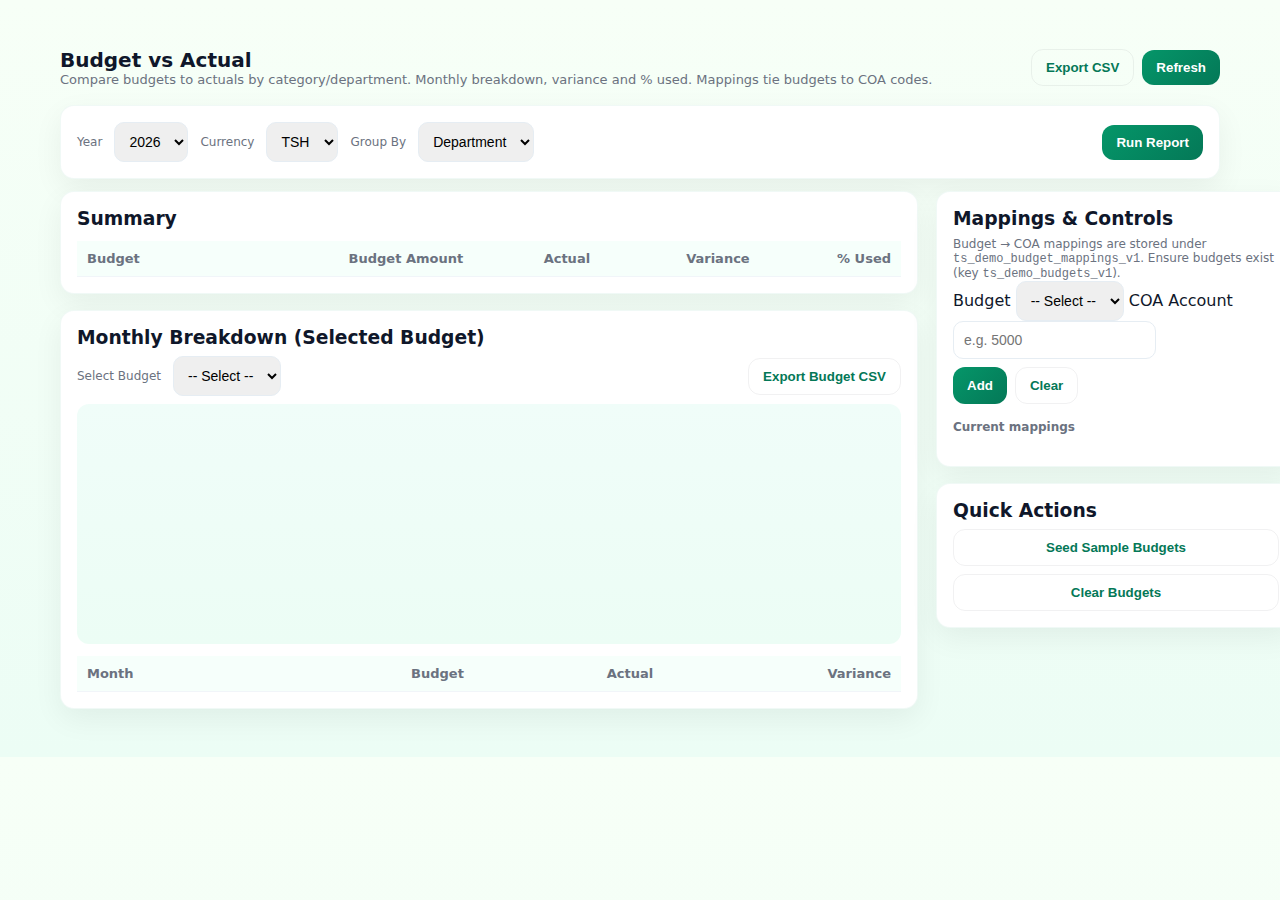
<file: reports/budget-vs-actual.html>
<!doctype html>
<html lang="en">
<head>
  <meta charset="utf-8" />
  <meta name="viewport" content="width=device-width,initial-scale=1" />
  <title>Budget vs Actual — ThinkShip ERP</title>
  <style>
    :root{
      --bg: linear-gradient(180deg,#f7fff7 0%, #ecfdf5 100%);
      --card:#ffffff;
      --muted:#6b7280;
      --text:#0f172a;
      --brand-start:#059669; /* green accent for budgeting */
      --brand-end:#047857;
      --accent:#059669;
      --shadow: 0 10px 30px rgba(2,6,23,0.06);
      --radius: 14px;
      --mono: 'Inter', system-ui, -apple-system, 'Segoe UI', Roboto, Arial;
    }
    *{box-sizing:border-box}
    body{font-family:var(--mono);margin:0;background:var(--bg);color:var(--text);-webkit-font-smoothing:antialiased}
    .wrap{max-width:1200px;margin:28px auto;padding:20px}
    header{display:flex;align-items:center;justify-content:space-between;gap:12px;margin-bottom:18px}
    h1{font-size:20px;margin:0;font-weight:800}
    .muted{color:var(--muted);font-size:13px}
    .card{background:var(--card);border-radius:var(--radius);padding:16px;box-shadow:var(--shadow);border:1px solid rgba(5,150,105,0.06)}
    input,select{padding:10px;border-radius:10px;border:1px solid #e6edf3;font-size:14px}
    .btn{padding:10px 14px;border-radius:12px;border:0;cursor:pointer;font-weight:700}
    .btn-primary{background:linear-gradient(135deg,var(--brand-start),var(--brand-end));color:white}
    .btn-ghost{background:transparent;border:1px solid rgba(15,23,42,0.06);color:var(--brand-end)}
    .grid{display:grid;grid-template-columns:1fr 360px;gap:18px}
    @media(max-width:980px){.grid{grid-template-columns:1fr}}
    table{width:100%;border-collapse:collapse;margin-top:12px}
    th,td{padding:10px;text-align:left;border-bottom:1px solid #f1f5f9;font-size:13px}
    th{color:var(--muted);background:#f6fffb}
    .right{text-align:right}
    .muted-sm{font-size:12px;color:var(--muted)}
    .section-title{font-weight:700;margin:0 0 8px}
    .chart-wrap{height:240px;padding:12px;border-radius:12px;background:linear-gradient(180deg,#f0fdf9,#ecfdf5);}
  </style>
</head>
<body>
  <div class="wrap">
    <header>
      <div>
        <h1>Budget vs Actual</h1>
        <div class="muted">Compare budgets to actuals by category/department. Monthly breakdown, variance and % used. Mappings tie budgets to COA codes.</div>
      </div>
      <div style="display:flex;gap:8px;align-items:center">
        <button class="btn btn-ghost small" id="exportCsv">Export CSV</button>
        <button class="btn btn-primary small" id="refreshBtn">Refresh</button>
      </div>
    </header>

    <div class="card" style="margin-bottom:12px;display:flex;gap:12px;align-items:center;flex-wrap:wrap">
      <label class="muted-sm">Year</label>
      <select id="viewYear"></select>
      <label class="muted-sm">Currency</label>
      <select id="viewCurrency"><option>TSH</option><option>USD</option></select>
      <label class="muted-sm">Group By</label>
      <select id="groupBy"><option value="dept">Department</option><option value="category">Category</option></select>
      <div style="margin-left:auto"><button class="btn btn-primary small" id="runBtn">Run Report</button></div>
    </div>

    <div class="grid">
      <main>
        <div class="card">
          <h3 class="section-title">Summary</h3>
          <table id="bvaTable"><thead><tr><th>Budget</th><th class="right">Budget Amount</th><th class="right">Actual</th><th class="right">Variance</th><th class="right">% Used</th></tr></thead><tbody></tbody></table>
        </div>

        <div class="card" style="margin-top:16px">
          <h3 class="section-title">Monthly Breakdown (Selected Budget)</h3>
          <div style="display:flex;gap:12px;align-items:center;margin-bottom:8px">
            <label class="muted-sm">Select Budget</label>
            <select id="selectBudget"></select>
            <div style="margin-left:auto"><button class="btn btn-ghost small" id="exportBudgetCsv">Export Budget CSV</button></div>
          </div>
          <div class="chart-wrap"><canvas id="monthlyChart" width="800" height="220"></canvas></div>
          <table id="monthlyTable"><thead><tr><th>Month</th><th class="right">Budget</th><th class="right">Actual</th><th class="right">Variance</th></tr></thead><tbody></tbody></table>
        </div>
      </main>

      <aside>
        <div class="card">
          <h3 class="section-title">Mappings & Controls</h3>
          <div class="muted-sm">Budget → COA mappings are stored under <code>ts_demo_budget_mappings_v1</code>. Ensure budgets exist (key <code>ts_demo_budgets_v1</code>).</div>
          <label style="margin-top:8px">Budget</label>
          <select id="mapBudget"></select>
          <label style="margin-top:8px">COA Account</label>
          <input id="mapAccount" type="text" placeholder="e.g. 5000" />
          <div style="display:flex;gap:8px;margin-top:8px"><button class="btn btn-primary small" id="addMap">Add</button><button class="btn btn-ghost small" id="clearMaps">Clear</button></div>
          <div style="margin-top:12px"><h4 class="muted-sm">Current mappings</h4><div id="mappingsList"></div></div>
        </div>

        <div class="card" style="margin-top:16px">
          <h3 class="section-title">Quick Actions</h3>
          <div style="display:flex;flex-direction:column;gap:8px">
            <button class="btn btn-ghost small" id="seedSample">Seed Sample Budgets</button>
            <button class="btn btn-ghost small" id="clearBudgets">Clear Budgets</button>
          </div>
        </div>
      </aside>
    </div>
  </div>

  <script>
    // Keys used across app
    const BUD_KEY = 'ts_demo_budgets_v1';
    const MAP_KEY = 'ts_demo_budget_mappings_v1';
    const GL_KEY = 'ts_demo_gl_v1';

    let budgets = [];
    let mappings = {}; // {budgetId: [accountCodes...]}

    function genId(p='x'){ return p + Math.random().toString(36).slice(2,9) }
    function $id(id){ return document.getElementById(id) }

    function loadData(){ try{ budgets = JSON.parse(localStorage.getItem(BUD_KEY)||'[]') }catch(e){ budgets = [] }
      try{ mappings = JSON.parse(localStorage.getItem(MAP_KEY)||'{}') }catch(e){ mappings = {} }
      populateSelectors(); renderSummary(); }

    function populateSelectors(){ const vy = $id('viewYear'); if(!vy) return; vy.innerHTML = ''; const years = Array.from(new Set(budgets.map(b=>b.year))); if(years.length===0){ const y = new Date().getFullYear(); vy.appendChild(opt(y,y)); } else { years.sort().forEach(y=> vy.appendChild(opt(y,y))); }
      const sel = $id('selectBudget'); sel.innerHTML = '<option value="">-- Select --</option>'; budgets.forEach(b=> sel.appendChild(opt(b.id, b.year + ' — ' + b.dept + ' — ' + Number(b.amount).toLocaleString())));
      const mapBudget = $id('mapBudget'); mapBudget.innerHTML = '<option value="">-- Select --</option>'; budgets.forEach(b=> mapBudget.appendChild(opt(b.id, b.year + ' — ' + b.dept)));
    }

    function opt(v,t){ const o = document.createElement('option'); o.value = v; o.textContent = t; return o }

    function getGL(){ try{ return JSON.parse(localStorage.getItem(GL_KEY) || '[]') }catch(e){ return [] } }

    // compute actuals for a budget: sum of GL lines for mapped accounts within year
    function computeActualForBudget(budgetId){ const b = budgets.find(x=> x.id === budgetId); if(!b) return 0; const year = Number(b.year); const mapped = mappings[budgetId] || []; if(mapped.length===0) return 0; const gl = getGL(); let sum = 0; gl.forEach(j=>{ try{ const jdate = new Date(j.date||j.postedAt||j.createdAt||''); if(jdate.getFullYear() !== year) return; (j.lines||[]).forEach(line=>{ const acct = (line.account||'').toString(); if(mapped.includes(acct)){ // debit-positive convention; treat revenue vs expense depending on sign — use absolute contribution
                sum += (line.dc === 'debit' ? Number(line.amount||0) : -Number(line.amount||0)); } }); }catch(e){} }); return sum; }

    function renderSummary(){ const tbody = $id('bvaTable').querySelector('tbody'); if(!tbody) return; tbody.innerHTML = ''; budgets.filter(b=> true).forEach(b=>{ const budgetAmt = Number(b.amount||0); const actual = computeActualForBudget(b.id); const variance = budgetAmt - actual; const pct = budgetAmt === 0 ? 0 : (actual / budgetAmt) * 100; const tr = document.createElement('tr'); tr.innerHTML = `<td>${escapeHtml(b.year + ' — ' + b.dept)}</td><td class="right">${Number(budgetAmt).toLocaleString(undefined,{minimumFractionDigits:2,maximumFractionDigits:2})}</td><td class="right">${Number(actual).toLocaleString(undefined,{minimumFractionDigits:2,maximumFractionDigits:2})}</td><td class="right">${Number(variance).toLocaleString(undefined,{minimumFractionDigits:2,maximumFractionDigits:2})}</td><td class="right">${pct.toFixed(1)}%</td>`; tbody.appendChild(tr); }); }

    // monthly breakdown: simple even allocation of annual budget across 12 months (can be replaced with monthly allocations)
    function monthlyBudgetArray(budgetAmt){ const per = Number(budgetAmt || 0) / 12; const arr = []; for(let m=0;m<12;m++) arr.push(per); return arr; }

    function computeMonthlyActualsForBudget(budgetId){ const b = budgets.find(x=> x.id===budgetId); if(!b) return new Array(12).fill(0); const year = Number(b.year); const mapped = mappings[budgetId] || []; const gl = getGL(); const months = new Array(12).fill(0);
      gl.forEach(j=>{ try{ const jdate = new Date(j.date||j.postedAt||j.createdAt||''); if(jdate.getFullYear() !== year) return; const m = jdate.getMonth(); (j.lines||[]).forEach(line=>{ const acct = (line.account||'').toString(); if(mapped.includes(acct)){ months[m] += (line.dc === 'debit' ? Number(line.amount||0) : -Number(line.amount||0)); } }); }catch(e){} }); return months; }

    function renderMonthly(budgetId){ const sel = $id('selectBudget'); if(!sel) return; const tbody = $id('monthlyTable').querySelector('tbody'); const chart = $id('monthlyChart'); if(!budgetId){ tbody.innerHTML=''; const ctx = chart.getContext('2d'); ctx.clearRect(0,0,chart.width,chart.height); return; }
      const b = budgets.find(x=> x.id===budgetId); const monthsBudget = monthlyBudgetArray(b.amount); const monthsActual = computeMonthlyActualsForBudget(budgetId);
      tbody.innerHTML = '';
      for(let i=0;i<12;i++){ const variance = monthsBudget[i] - monthsActual[i]; const tr = document.createElement('tr'); tr.innerHTML = `<td>${new Date(2000, i, 1).toLocaleString(undefined,{month:'short'})}</td><td class="right">${Number(monthsBudget[i]).toLocaleString(undefined,{minimumFractionDigits:2,maximumFractionDigits:2})}</td><td class="right">${Number(monthsActual[i]).toLocaleString(undefined,{minimumFractionDigits:2,maximumFractionDigits:2})}</td><td class="right">${Number(variance).toLocaleString(undefined,{minimumFractionDigits:2,maximumFractionDigits:2})}</td>`; tbody.appendChild(tr); }
      drawMonthlyChart(monthsBudget, monthsActual);
    }

    function drawMonthlyChart(budArr, actArr){ const canvas = $id('monthlyChart'); if(!canvas) return; const ctx = canvas.getContext('2d'); const w = canvas.width; const h = canvas.height; ctx.clearRect(0,0,w,h); const padding = 40; const maxVal = Math.max(...budArr.concat(actArr).map(Math.abs),1); const barW = Math.min(18, (w - padding*2) / 12 / 2);
      for(let i=0;i<12;i++){ const xBase = padding + i * ((w - padding*2) / 12);
        const bx = xBase; const bh = (budArr[i] / maxVal) * (h - 80); ctx.fillStyle = 'rgba(5,150,105,0.9)'; ctx.fillRect(bx, h-30-bh, barW, bh);
        const ax = bx + barW + 6; const ah = (actArr[i] / maxVal) * (h - 80); ctx.fillStyle = 'rgba(14,165,233,0.9)'; ctx.fillRect(ax, h-30-ah, barW, ah);
        ctx.fillStyle = '#374151'; ctx.font='11px Inter'; const label = new Date(2000,i,1).toLocaleString(undefined,{month:'short'}); ctx.fillText(label, bx-4, h-8);
      }
      // legend
      ctx.fillStyle='rgba(5,150,105,0.9)'; ctx.fillRect(w-220,10,12,12); ctx.fillStyle='#374151'; ctx.fillText('Budget', w-200, 20);
      ctx.fillStyle='rgba(14,165,233,0.9)'; ctx.fillRect(w-120,10,12,12); ctx.fillStyle='#374151'; ctx.fillText('Actual', w-98, 20);
    }

    function addMapping(){ const bid = $id('mapBudget').value; const acct = ($id('mapAccount').value||'').trim(); if(!bid || !acct){ alert('Select budget and enter account code'); return; } mappings[bid] = mappings[bid] || []; if(!mappings[bid].includes(acct)) mappings[bid].push(acct); localStorage.setItem(MAP_KEY, JSON.stringify(mappings)); renderMappings(); renderSummary(); alert('Mapping added'); $id('mapAccount').value=''; }

    function renderMappings(){ const node = $id('mappingsList'); if(!node) return; node.innerHTML = ''; Object.keys(mappings).forEach(bid=>{ const b = budgets.find(x=> x.id===bid); const title = b ? (b.year + ' — ' + b.dept) : bid; const wrap = document.createElement('div'); wrap.style.marginBottom='8px'; const t = document.createElement('div'); t.innerHTML = '<strong>'+escapeHtml(title)+'</strong>'; wrap.appendChild(t); const list = document.createElement('div'); list.style.marginTop='6px'; (mappings[bid]||[]).forEach(code=>{ const chip = document.createElement('span'); chip.style.display='inline-block'; chip.style.padding='6px 10px'; chip.style.borderRadius='12px'; chip.style.margin='4px'; chip.style.background='#ecfdf3'; chip.style.fontWeight=700; chip.textContent = code; const rm = document.createElement('button'); rm.textContent='x'; rm.style.marginLeft='8px'; rm.onclick = ()=>{ mappings[bid] = mappings[bid].filter(c=> c !== code); localStorage.setItem(MAP_KEY, JSON.stringify(mappings)); renderMappings(); renderSummary(); }; chip.appendChild(rm); list.appendChild(chip); }); wrap.appendChild(list); node.appendChild(wrap); }); }

    function seedSample(){ if(!confirm('Seed sample budgets and mappings?')) return; const sampleBudgets = [ { id: genId('bud'), year: new Date().getFullYear(), dept: 'Operations', amount: 120000 }, { id: genId('bud'), year: new Date().getFullYear(), dept: 'Sales', amount: 200000 }, { id: genId('bud'), year: new Date().getFullYear(), dept: 'HR', amount: 80000 } ]; localStorage.setItem(BUD_KEY, JSON.stringify(sampleBudgets)); const sampleMappings = {}; sampleMappings[sampleBudgets[0].id] = ['5000','5100']; sampleMappings[sampleBudgets[1].id] = ['4100']; sampleMappings[sampleBudgets[2].id] = ['5200']; localStorage.setItem(MAP_KEY, JSON.stringify(sampleMappings)); loadData(); alert('Sample budgets seeded'); }

    function clearBudgets(){ if(!confirm('Clear all budgets and mappings?')) return; localStorage.removeItem(BUD_KEY); localStorage.removeItem(MAP_KEY); budgets=[]; mappings={}; loadData(); }

    function exportCSV(){ const rows = [['Budget,Year,BudgetAmount,Actual,Variance,%Used']]; budgets.forEach(b=>{ const actual = computeActualForBudget(b.id); const variance = Number(b.amount||0) - actual; const pct = b.amount ? (actual / Number(b.amount||0)*100) : 0; rows.push([escapeCsv(b.dept), b.year, b.amount, actual, variance, pct.toFixed(1)].join(',')); }); const csv = rows.join('\n'); const blob = new Blob([csv],{type:'text/csv'}); const url = URL.createObjectURL(blob); const a = document.createElement('a'); a.href = url; a.download = 'budget_vs_actual_summary.csv'; a.click(); URL.revokeObjectURL(url); }

    function exportBudgetCsv(){ const bid = $id('selectBudget').value; if(!bid) return alert('Select a budget'); const b = budgets.find(x=> x.id===bid); const monthsBudget = monthlyBudgetArray(b.amount); const monthsActual = computeMonthlyActualsForBudget(bid); const rows = [['Month,Budget,Actual,Variance']]; for(let i=0;i<12;i++){ rows.push([new Date(2000,i,1).toLocaleString(undefined,{month:'short'}), monthsBudget[i], monthsActual[i], monthsBudget[i]-monthsActual[i]].join(',')); } const csv = rows.join('\n'); const blob = new Blob([csv],{type:'text/csv'}); const url = URL.createObjectURL(blob); const a = document.createElement('a'); a.href = url; a.download = (b.dept||'budget') + '_monthly.csv'; a.click(); URL.revokeObjectURL(url); }

    function escapeCsv(s){ return '"'+String(s).replace(/"/g,'""')+'"' }
    function escapeHtml(s){ return String(s||'').replace(/&/g,'&amp;').replace(/</g,'&lt;').replace(/>/g,'&gt;') }

    // event wiring
    document.addEventListener('DOMContentLoaded', ()=>{
      loadData();
      $id('runBtn').addEventListener('click', ()=>{ renderSummary(); });
      $id('refreshBtn').addEventListener('click', ()=>{ loadData(); });
      $id('selectBudget').addEventListener('change', ()=> renderMonthly($id('selectBudget').value));
      $id('addMap').addEventListener('click', addMapping);
      $id('clearMaps').addEventListener('click', ()=>{ if(!confirm('Clear all mappings?')) return; mappings={}; localStorage.setItem(MAP_KEY, JSON.stringify(mappings)); renderMappings(); renderSummary(); });
      $id('seedSample').addEventListener('click', seedSample);
      $id('clearBudgets').addEventListener('click', clearBudgets);
      $id('exportCsv').addEventListener('click', exportCSV);
      $id('exportBudgetCsv').addEventListener('click', exportBudgetCsv);
      // initial render
      renderSummary(); renderMappings();
    });
  </script>
</body>
</html>
</file>
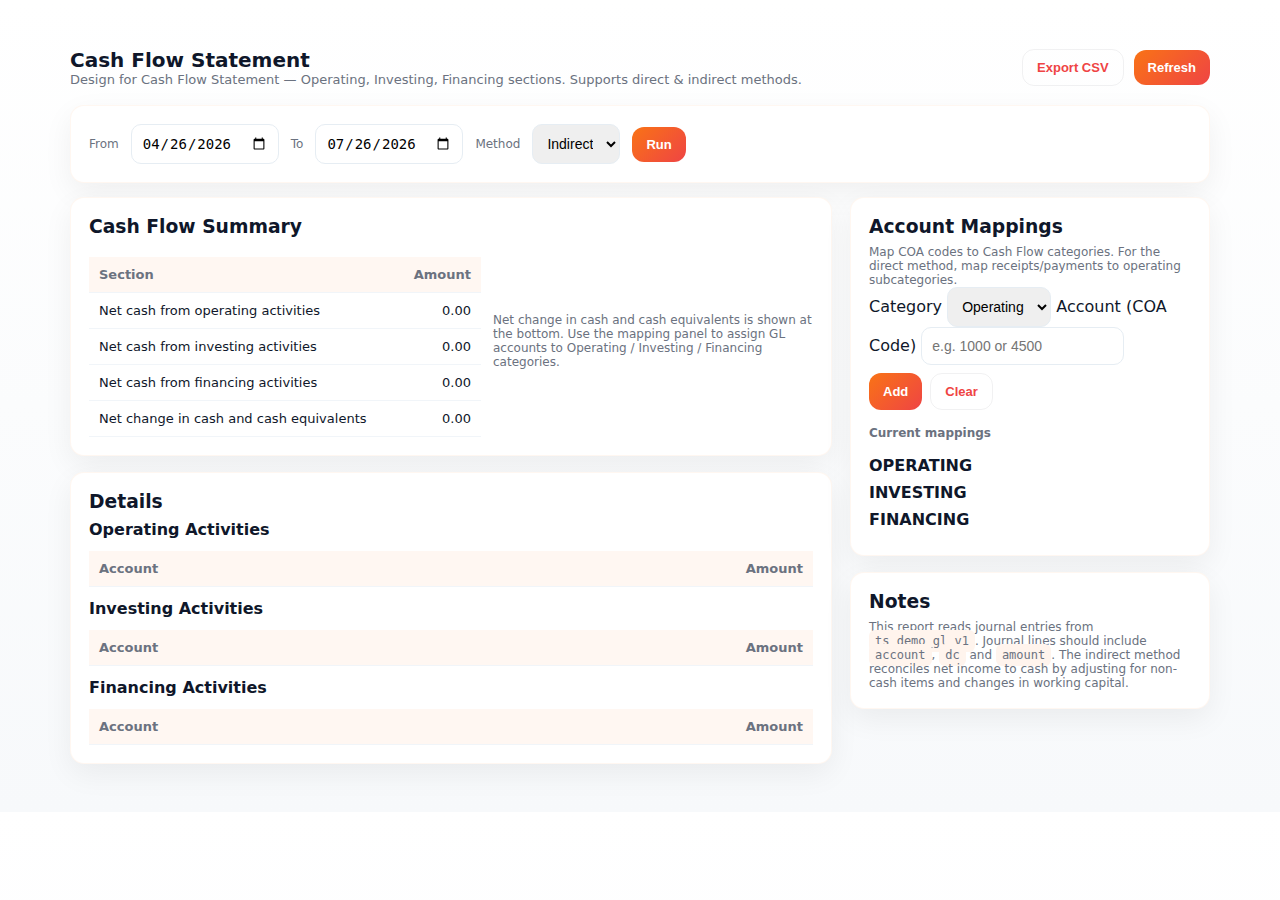
<file: reports/cash-flow.html>
<!doctype html>
<html lang="en">
<head>
  <meta charset="utf-8" />
  <meta name="viewport" content="width=device-width,initial-scale=1" />
  <title>Cash Flow Statement — ThinkShip ERP</title>
  <style>
    :root{
      --bg: linear-gradient(180deg,#ffffff 0%, #f7f9fb 100%);
      --card:#ffffff;
      --muted:#6b7280;
      --text:#0f172a;
      --brand-start:#f97316; /* orange accent for cash flow */
      --brand-end:#ef4444;
      --accent:#f97316;
      --shadow: 0 10px 30px rgba(2,6,23,0.06);
      --radius: 14px;
      --mono: 'Inter', system-ui, -apple-system, 'Segoe UI', Roboto, Arial;
    }
    *{box-sizing:border-box}
    body{font-family:var(--mono);margin:0;background:var(--bg);color:var(--text);-webkit-font-smoothing:antialiased}
    .wrap{max-width:1180px;margin:28px auto;padding:20px}
    header{display:flex;align-items:center;justify-content:space-between;gap:12px;margin-bottom:18px}
    h1{font-size:20px;margin:0;font-weight:800}
    .muted{color:var(--muted);font-size:13px}

    .controls{display:flex;gap:10px;align-items:center}
    .card{background:var(--card);border-radius:var(--radius);padding:18px;box-shadow:var(--shadow);border:1px solid rgba(249,115,22,0.06)}

    input,select{padding:10px;border-radius:10px;border:1px solid #e6edf3;font-size:14px}
    .btn{padding:10px 14px;border-radius:12px;border:0;cursor:pointer;font-weight:700}
    .btn-primary{background:linear-gradient(135deg,var(--brand-start),var(--brand-end));color:white}
    .btn-ghost{background:transparent;border:1px solid rgba(15,23,42,0.06);color:var(--brand-end)}

    .grid{display:grid;grid-template-columns:1fr 360px;gap:18px}
    @media(max-width:980px){.grid{grid-template-columns:1fr}}

    table{width:100%;border-collapse:collapse;margin-top:12px}
    th,td{padding:10px;text-align:left;border-bottom:1px solid #f1f5f9;font-size:13px}
    th{color:var(--muted);background:#fff7f2}
    .right{text-align:right}
    .muted-sm{font-size:12px;color:var(--muted)}
    .small{font-size:13px}

    .section-title{font-weight:700;margin:0 0 8px}
    .split{display:flex;gap:18px}
    .col{flex:1}
    .note{font-size:13px;color:var(--muted)}
    code{background:#fff4ed;padding:4px 6px;border-radius:6px;font-size:12px}
  </style>
</head>
<body>
  <div class="wrap">
    <header>
      <div>
        <h1>Cash Flow Statement</h1>
        <div class="muted">Design for Cash Flow Statement — Operating, Investing, Financing sections. Supports direct & indirect methods.</div>
      </div>
      <div class="controls">
        <button class="btn btn-ghost small" id="exportCsv">Export CSV</button>
        <button class="btn btn-primary small" id="refreshBtn">Refresh</button>
      </div>
    </header>

    <div class="card" style="margin-bottom:14px">
      <div style="display:flex;gap:12px;align-items:center;flex-wrap:wrap">
        <label class="muted-sm">From</label>
        <input type="date" id="fromDate" />
        <label class="muted-sm">To</label>
        <input type="date" id="toDate" />
        <label class="muted-sm">Method</label>
        <select id="methodSelect"><option value="indirect">Indirect</option><option value="direct">Direct</option></select>
        <button class="btn btn-primary small" id="runBtn">Run</button>
      </div>
    </div>

    <div class="grid">
      <main>
        <div class="card">
          <h3 class="section-title">Cash Flow Summary</h3>
          <div style="display:flex;gap:12px;flex-wrap:wrap;align-items:center">
            <div style="flex:1">
              <table id="cfTable"><thead><tr><th>Section</th><th class="right">Amount</th></tr></thead><tbody></tbody></table>
            </div>
            <div style="width:320px">
              <div class="muted-sm">Net change in cash and cash equivalents is shown at the bottom. Use the mapping panel to assign GL accounts to Operating / Investing / Financing categories.</div>
            </div>
          </div>
        </div>

        <div class="card" style="margin-top:16px">
          <h3 class="section-title">Details</h3>
          <div style="margin-top:8px"><strong>Operating Activities</strong></div>
          <table id="operatingTable"><thead><tr><th>Account</th><th class="right">Amount</th></tr></thead><tbody></tbody></table>

          <div style="margin-top:12px"><strong>Investing Activities</strong></div>
          <table id="investingTable"><thead><tr><th>Account</th><th class="right">Amount</th></tr></thead><tbody></tbody></table>

          <div style="margin-top:12px"><strong>Financing Activities</strong></div>
          <table id="financingTable"><thead><tr><th>Account</th><th class="right">Amount</th></tr></thead><tbody></tbody></table>
        </div>
      </main>

      <aside>
        <div class="card">
          <h3 class="section-title">Account Mappings</h3>
          <div class="muted-sm">Map COA codes to Cash Flow categories. For the direct method, map receipts/payments to operating subcategories.</div>
          <label style="margin-top:8px">Category</label>
          <select id="mapCategory"><option value="operating">Operating</option><option value="investing">Investing</option><option value="financing">Financing</option></select>
          <label style="margin-top:8px">Account (COA Code)</label>
          <input id="mapAccount" type="text" placeholder="e.g. 1000 or 4500" />
          <div style="display:flex;gap:8px;margin-top:8px">
            <button class="btn btn-primary small" id="addMap">Add</button>
            <button class="btn btn-ghost small" id="clearMaps">Clear</button>
          </div>
          <div style="margin-top:12px">
            <h4 class="muted-sm">Current mappings</h4>
            <div id="mappingsList"></div>
          </div>
        </div>

        <div class="card" style="margin-top:16px">
          <h3 class="section-title">Notes</h3>
          <div class="muted-sm">This report reads journal entries from <code>ts_demo_gl_v1</code>. Journal lines should include <code>account</code>, <code>dc</code> and <code>amount</code>. The indirect method reconciles net income to cash by adjusting for non-cash items and changes in working capital.</div>
        </div>
      </aside>
    </div>
  </div>

  <script>
    const GL_KEY = 'ts_demo_gl_v1';
    const MAPS_KEY = 'ts_demo_report_mappings_cf_v1';

    let mappings = { operating: [], investing: [], financing: [] };

    function genId(p='x'){ return p + Math.random().toString(36).slice(2,9) }
    function $id(id){ return document.getElementById(id) }

    function loadMappings(){ try{ const raw = localStorage.getItem(MAPS_KEY); if(raw) mappings = JSON.parse(raw); }catch(e){ mappings = { operating: [], investing: [], financing: [] } } renderMappings(); }
    function saveMappings(){ localStorage.setItem(MAPS_KEY, JSON.stringify(mappings)); renderMappings(); }

    function renderMappings(){ const node = $id('mappingsList'); if(!node) return; node.innerHTML=''; Object.keys(mappings).forEach(key=>{ const wrap = document.createElement('div'); wrap.style.marginBottom='8px'; const title = document.createElement('div'); title.innerHTML = '<strong>'+key.toUpperCase()+'</strong>'; wrap.appendChild(title); const list = document.createElement('div'); list.style.marginTop='6px'; (mappings[key]||[]).forEach(code=>{ const chip = document.createElement('span'); chip.style.display='inline-block'; chip.style.padding='6px 10px'; chip.style.borderRadius='12px'; chip.style.margin='4px'; chip.style.background='#fff7f2'; chip.style.fontWeight=700; chip.textContent = code; const rm = document.createElement('button'); rm.textContent='x'; rm.style.marginLeft='8px'; rm.onclick = ()=>{ mappings[key] = mappings[key].filter(c=> c !== code); saveMappings(); }; chip.appendChild(rm); list.appendChild(chip); }); wrap.appendChild(list); node.appendChild(wrap); }); }

    function addMapping(){ const cat = $id('mapCategory').value; const acct = ($id('mapAccount').value||'').trim(); if(!acct){ alert('Enter an account code'); return; } mappings[cat] = mappings[cat] || []; if(!mappings[cat].includes(acct)) mappings[cat].push(acct); saveMappings(); $id('mapAccount').value=''; }
    function clearMappings(){ if(!confirm('Clear all mappings?')) return; mappings = { operating: [], investing: [], financing: [] }; saveMappings(); }

    function getGL(){ try{ return JSON.parse(localStorage.getItem(GL_KEY) || '[]') }catch(e){ return [] } }

    function signedLineAmount(line){ if(!line) return 0; if(line.dc === 'debit') return Number(line.amount||0); if(line.dc === 'credit') return -Number(line.amount||0); return Number(line.amount||0); }

    function aggregateCashFlows(fromIso,toIso, method){ const gl = getGL(); const from = fromIso ? new Date(fromIso) : null; const to = toIso ? new Date(toIso) : null;
      const buckets = { operating: {}, investing: {}, financing: {} };
      // For indirect method we will compute net income from revenue/expense mappings if available — but here we'll just aggregate mapped accounts
      gl.forEach(j=>{
        try{
          const jdate = new Date(j.date || j.postedAt || j.createdAt || ''); if(from && jdate < from) return; if(to && jdate > to) return;
          (j.lines||[]).forEach(line=>{
            const acct = (line.account||'').toString(); const amt = signedLineAmount(line);
            Object.keys(mappings).forEach(key=>{ if((mappings[key]||[]).includes(acct)){ buckets[key][acct] = (buckets[key][acct]||0) + amt; } });
          });
        }catch(e){}
      });
      // convert to arrays
      function toArray(obj){ return Object.keys(obj).map(k=> ({account:k, amount: obj[k]})).sort((a,b)=> Math.abs(b.amount) - Math.abs(a.amount)); }
      return { operating: toArray(buckets.operating), investing: toArray(buckets.investing), financing: toArray(buckets.financing) };
    }

    function format(v){ const n = Number(v||0); return n.toLocaleString(undefined,{minimumFractionDigits:2,maximumFractionDigits:2}) }

    function buildCashFlow(){ const from = $id('fromDate')?.value; const to = $id('toDate')?.value; const method = $id('methodSelect')?.value || 'indirect'; const data = aggregateCashFlows(from,to,method);
      // totals
      const totalOp = data.operating.reduce((s,x)=> s + (x.amount||0), 0);
      const totalInv = data.investing.reduce((s,x)=> s + (x.amount||0), 0);
      const totalFin = data.financing.reduce((s,x)=> s + (x.amount||0), 0);
      const net = totalOp + totalInv + totalFin;

      // populate summary
      const tbody = $id('cfTable').querySelector('tbody'); tbody.innerHTML = '';
      tbody.appendChild(rowEl('Net cash from operating activities', totalOp));
      tbody.appendChild(rowEl('Net cash from investing activities', totalInv));
      tbody.appendChild(rowEl('Net cash from financing activities', totalFin));
      tbody.appendChild(rowEl('Net change in cash and cash equivalents', net));

      // populate detail tables
      fillTable('operatingTable', data.operating); fillTable('investingTable', data.investing); fillTable('financingTable', data.financing);
    }

    function fillTable(tableId, rows){ const tbody = $id(tableId)?.querySelector('tbody'); if(!tbody) return; tbody.innerHTML = ''; rows.forEach(r=>{ const tr = document.createElement('tr'); tr.innerHTML = `<td>${escapeHtml(r.account)}</td><td class="right">${format(r.amount)}</td>`; tbody.appendChild(tr); }); }

    function rowEl(label, val){ const tr = document.createElement('tr'); tr.innerHTML = `<td>${label}</td><td class="right">${format(val)}</td>`; return tr }

    function exportCSV(){ const from = $id('fromDate')?.value; const to = $id('toDate')?.value; const data = aggregateCashFlows(from,to); const rows = [['section,account,amount']]; ['operating','investing','financing'].forEach(k=> data[k].forEach(r=> rows.push([k, '"'+String(r.account).replace(/"/g,'')+'"', r.amount].join(',')) )); const csv = rows.join('\n'); const blob = new Blob([csv],{type:'text/csv'}); const url = URL.createObjectURL(blob); const a = document.createElement('a'); a.href = url; a.download = 'cash_flow.csv'; a.click(); URL.revokeObjectURL(url); }

    function escapeHtml(s){ return String(s||'').replace(/&/g,'&amp;').replace(/</g,'&lt;').replace(/>/g,'&gt;') }

    document.addEventListener('DOMContentLoaded', ()=>{
      try{
        loadMappings();
        // default period: last 3 months
        const today = new Date(); const prior = new Date(); prior.setMonth(today.getMonth()-3);
        $id('fromDate').value = prior.toISOString().slice(0,10);
        $id('toDate').value = today.toISOString().slice(0,10);

        $id('runBtn').addEventListener('click', buildCashFlow);
        $id('refreshBtn').addEventListener('click', ()=>{ loadMappings(); buildCashFlow(); });
        $id('addMap').addEventListener('click', addMapping);
        $id('clearMaps').addEventListener('click', clearMappings);
        $id('exportCsv').addEventListener('click', exportCSV);

        // initial run
        buildCashFlow();
      }catch(err){ console.error('Init error', err); alert('Cash Flow init error — check console'); }
    });
  </script>
</body>
</html>
</file>
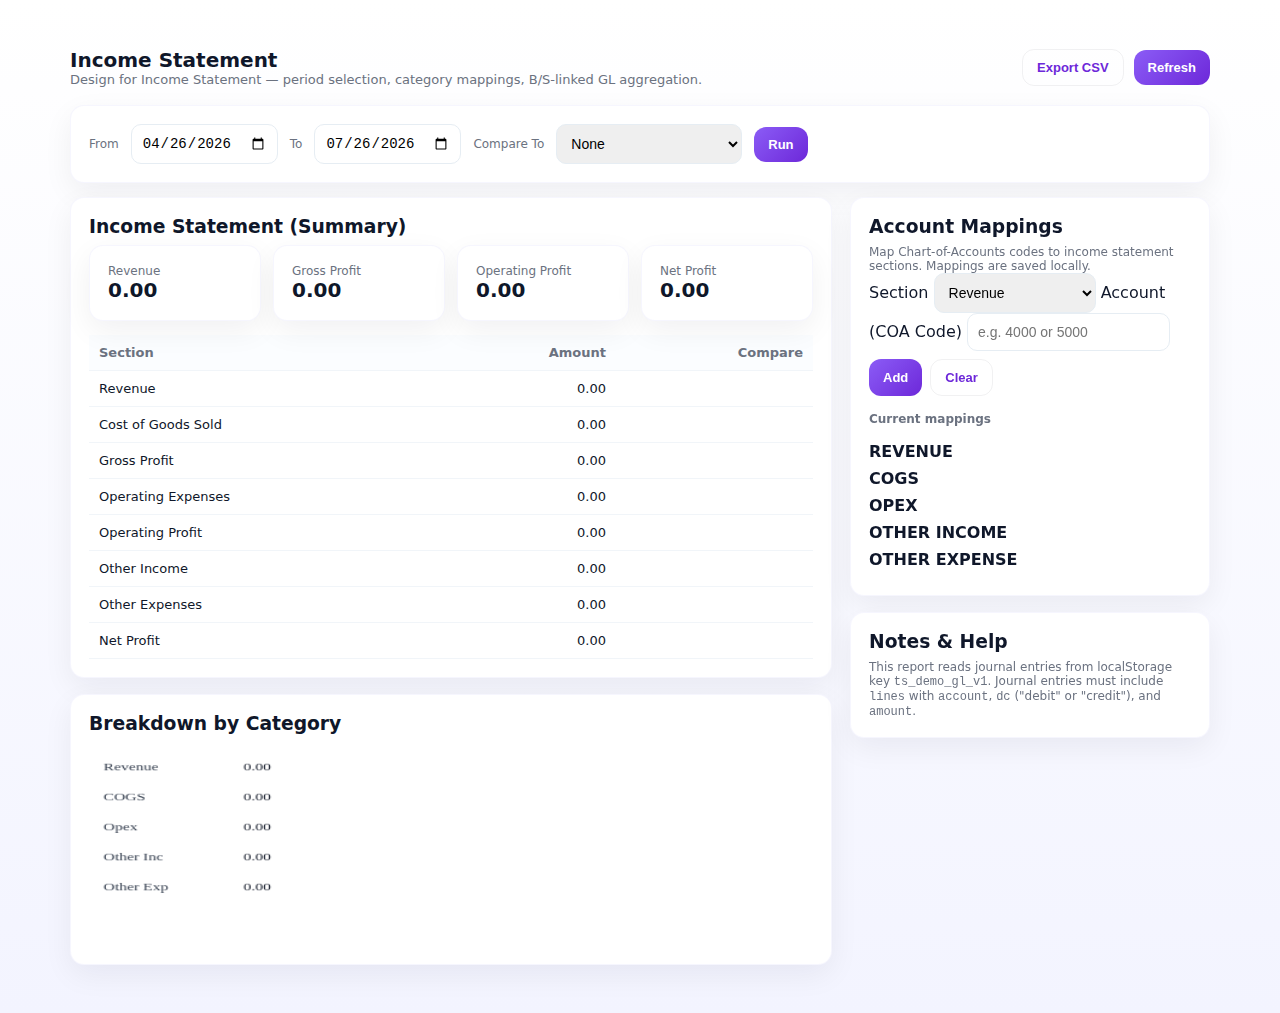
<file: reports/income-statement.html>
<!doctype html>
<html lang="en">
<head>
  <meta charset="utf-8" />
  <meta name="viewport" content="width=device-width,initial-scale=1" />
  <title>Income Statement — ThinkShip ERP</title>
  <style>
    :root{
      --bg: linear-gradient(180deg,#ffffff 0%, #f3f4ff 100%);
      --card:#ffffff;
      --muted:#6b7280;
      --text:#0f172a;
      --brand-start:#8b5cf6; /* purple variant for this report */
      --brand-end:#6d28d9;
      --accent:#7c3aed;
      --shadow: 0 10px 30px rgba(15,23,42,0.06);
      --radius: 14px;
      --mono: 'Inter', system-ui, -apple-system, 'Segoe UI', Roboto, Arial;
    }
    *{box-sizing:border-box}
    body{font-family:var(--mono);margin:0;background:var(--bg);color:var(--text);-webkit-font-smoothing:antialiased}
    .wrap{max-width:1180px;margin:28px auto;padding:20px}
    header{display:flex;align-items:center;justify-content:space-between;gap:12px;margin-bottom:18px}
    h1{font-size:20px;margin:0;font-weight:800}
    .muted{color:var(--muted);font-size:13px}

    .controls{display:flex;gap:10px;align-items:center}
    .card{background:var(--card);border-radius:var(--radius);padding:18px;box-shadow:var(--shadow);border:1px solid rgba(99,102,241,0.06)}

    input,select{padding:10px;border-radius:10px;border:1px solid #e6edf3;font-size:14px}
    .btn{padding:10px 14px;border-radius:12px;border:0;cursor:pointer;font-weight:700}
    .btn-primary{background:linear-gradient(135deg,var(--brand-start),var(--brand-end));color:white}
    .btn-ghost{background:transparent;border:1px solid rgba(15,23,42,0.06);color:var(--brand-end)}

    .grid{display:grid;grid-template-columns:1fr 360px;gap:18px}
    @media(max-width:980px){.grid{grid-template-columns:1fr}}

    table{width:100%;border-collapse:collapse;margin-top:12px}
    th,td{padding:10px;text-align:left;border-bottom:1px solid #f1f5f9;font-size:13px}
    th{color:var(--muted);background:#fbfdff}
    .right{text-align:right}
    .muted-sm{font-size:12px;color:var(--muted)}
    .kpi{display:flex;gap:12px}
    .kpi .card{flex:1}
    .small{font-size:13px}

    .section-title{font-weight:700;margin:0 0 8px}
    canvas{width:100%;height:200px}
  </style>
</head>
<body>
  <div class="wrap">
    <header>
      <div>
        <h1>Income Statement</h1>
        <div class="muted">Design for Income Statement — period selection, category mappings, B/S-linked GL aggregation.</div>
      </div>
      <div class="controls">
        <button class="btn btn-ghost small" id="exportCsv">Export CSV</button>
        <button class="btn btn-primary small" id="refreshBtn">Refresh</button>
      </div>
    </header>

    <div class="card" style="margin-bottom:14px">
      <div style="display:flex;gap:12px;align-items:center;flex-wrap:wrap">
        <label class="muted-sm">From</label>
        <input type="date" id="fromDate" />
        <label class="muted-sm">To</label>
        <input type="date" id="toDate" />
        <label class="muted-sm">Compare To</label>
        <select id="compareTo"><option value="none">None</option><option value="prior">Prior Period</option><option value="same">Same Period Last Year</option></select>
        <button class="btn btn-primary small" id="runBtn">Run</button>
      </div>
    </div>

    <div class="grid">
      <main>
        <div class="card">
          <h3 class="section-title">Income Statement (Summary)</h3>
          <div class="kpi" style="margin-top:8px">
            <div class="card"><div class="muted-sm">Revenue</div><div id="kpiRevenue" style="font-size:20px;font-weight:800">0</div></div>
            <div class="card"><div class="muted-sm">Gross Profit</div><div id="kpiGross" style="font-size:20px;font-weight:800">0</div></div>
            <div class="card"><div class="muted-sm">Operating Profit</div><div id="kpiOperating" style="font-size:20px;font-weight:800">0</div></div>
            <div class="card"><div class="muted-sm">Net Profit</div><div id="kpiNet" style="font-size:20px;font-weight:800">0</div></div>
          </div>

          <div style="margin-top:14px">
            <table id="isTable"><thead><tr><th>Section</th><th class="right">Amount</th><th class="right">Compare</th></tr></thead><tbody></tbody></table>
          </div>
        </div>

        <div class="card" style="margin-top:16px">
          <h3 class="section-title">Breakdown by Category</h3>
          <canvas id="isChart" width="600" height="240"></canvas>
        </div>
      </main>

      <aside>
        <div class="card">
          <h3 class="section-title">Account Mappings</h3>
          <div class="muted-sm">Map Chart-of-Accounts codes to income statement sections. Mappings are saved locally.</div>
          <label style="margin-top:8px">Section</label>
          <select id="mapSection"><option value="revenue">Revenue</option><option value="cogs">COGS</option><option value="opex">Operating Expense</option><option value="other_income">Other Income</option><option value="other_expense">Other Expense</option></select>
          <label style="margin-top:8px">Account (COA Code)</label>
          <input id="mapAccount" type="text" placeholder="e.g. 4000 or 5000" />
          <div style="display:flex;gap:8px;margin-top:8px">
            <button class="btn btn-primary small" id="addMap">Add</button>
            <button class="btn btn-ghost small" id="clearMaps">Clear</button>
          </div>
          <div style="margin-top:12px">
            <h4 class="muted-sm">Current mappings</h4>
            <div id="mappingsList"></div>
          </div>
        </div>

        <div class="card" style="margin-top:16px">
          <h3 class="section-title">Notes & Help</h3>
          <div class="muted-sm">This report reads journal entries from localStorage key <code>ts_demo_gl_v1</code>. Journal entries must include <code>lines</code> with <code>account</code>, <code>dc</code> ("debit" or "credit"), and <code>amount</code>.</div>
        </div>
      </aside>
    </div>
  </div>

  <script>
    const GL_KEY = 'ts_demo_gl_v1';
    const MAPS_KEY = 'ts_demo_report_mappings_income_v1';

    let mappings = { revenue: [], cogs: [], opex: [], other_income: [], other_expense: [] };

    function genId(p='x'){ return p + Math.random().toString(36).slice(2,9) }
    function $id(id){ return document.getElementById(id) }
    function loadMappings(){ try{ const raw = localStorage.getItem(MAPS_KEY); if(raw) mappings = JSON.parse(raw); }catch(e){ mappings = { revenue: [], cogs: [], opex: [], other_income: [], other_expense: [] } } renderMappings(); }
    function saveMappings(){ localStorage.setItem(MAPS_KEY, JSON.stringify(mappings)); renderMappings(); }

    function renderMappings(){ const node = $id('mappingsList'); if(!node) return; node.innerHTML=''; Object.keys(mappings).forEach(key=>{ const wrap = document.createElement('div'); wrap.style.marginBottom='8px'; const title = document.createElement('div'); title.innerHTML = '<strong>'+key.toUpperCase().replace('_',' ')+'</strong>'; wrap.appendChild(title); const list = document.createElement('div'); list.style.marginTop='6px'; (mappings[key]||[]).forEach(code=>{ const chip = document.createElement('span'); chip.style.display='inline-block'; chip.style.padding='6px 10px'; chip.style.borderRadius='12px'; chip.style.margin='4px'; chip.style.background='#f3f4ff'; chip.style.fontWeight=700; chip.textContent = code; const rm = document.createElement('button'); rm.textContent='x'; rm.style.marginLeft='8px'; rm.onclick = ()=>{ mappings[key] = mappings[key].filter(c=> c !== code); saveMappings(); }; chip.appendChild(rm); list.appendChild(chip); }); wrap.appendChild(list); node.appendChild(wrap); }); }

    function addMapping(){ const section = $id('mapSection').value; const acct = ($id('mapAccount').value||'').trim(); if(!acct){ alert('Enter an account code'); return; } mappings[section] = mappings[section] || []; if(!mappings[section].includes(acct)) mappings[section].push(acct); saveMappings(); $id('mapAccount').value=''; }
    function clearMappings(){ if(!confirm('Clear all mappings?')) return; mappings = { revenue: [], cogs: [], opex: [], other_income: [], other_expense: [] }; saveMappings(); }

    function getGL(){ try{ return JSON.parse(localStorage.getItem(GL_KEY) || '[]') }catch(e){ return [] } }

    function signedLineAmount(line){ if(!line) return 0; if(line.dc === 'debit') return Number(line.amount||0); if(line.dc === 'credit') return -Number(line.amount||0); return Number(line.amount||0); }

    function aggregateGL(from, to){ // returns totals per mapping category; 'from' and 'to' are ISO dates
      const gl = getGL(); const totals = { revenue:0, cogs:0, opex:0, other_income:0, other_expense:0 };
      gl.forEach(j=>{
        try{
          const jdate = new Date(j.date || j.postedAt || j.createdAt || '');
          if(from && new Date(jdate) < new Date(from)) return; if(to && new Date(jdate) > new Date(to)) return;
          (j.lines||[]).forEach(line=>{
            const acct = (line.account||'').toString(); const amt = signedLineAmount(line);
            // add amt to any mapped category that contains this account code
            Object.keys(mappings).forEach(key=>{
              if((mappings[key]||[]).includes(acct)){
                totals[key] += amt;
              }
            });
          });
        }catch(e){}
      });
      // Note: totals are in "debit-positive" terms. For revenue/other_income we want credit-based positive numbers
      return {
        revenue: -(totals.revenue||0),
        cogs: (totals.cogs||0),
        opex: (totals.opex||0),
        other_income: -(totals.other_income||0),
        other_expense: (totals.other_expense||0)
      };
    }

    function format(v){ const n = Number(v||0); return n.toLocaleString(undefined,{minimumFractionDigits:2,maximumFractionDigits:2}) }

    function buildIncomeStatement(from, to, compareMode){ const base = aggregateGL(from,to);
      const revenue = base.revenue; const cogs = base.cogs; const gross = revenue - cogs; const opex = base.opex; const operating = gross - opex; const otherInc = base.other_income; const otherExp = base.other_expense; const net = operating + otherInc - otherExp;

      // populate KPIs
      if($id('kpiRevenue')) $id('kpiRevenue').textContent = format(revenue);
      if($id('kpiGross')) $id('kpiGross').textContent = format(gross);
      if($id('kpiOperating')) $id('kpiOperating').textContent = format(operating);
      if($id('kpiNet')) $id('kpiNet').textContent = format(net);

      // table
      const tbody = $id('isTable').querySelector('tbody'); tbody.innerHTML = '';
      const rows = [ ['Revenue', revenue], ['Cost of Goods Sold', cogs], ['Gross Profit', gross], ['Operating Expenses', opex], ['Operating Profit', operating], ['Other Income', otherInc], ['Other Expenses', otherExp], ['Net Profit', net] ];
      rows.forEach(r=>{
        const tr = document.createElement('tr'); tr.innerHTML = `<td>${r[0]}</td><td class="right">${format(r[1])}</td><td class="right">${compareMode ? '—' : ''}</td>`; tbody.appendChild(tr);
      });

      // chart: breakdown (revenue positive, expenses positive stacked as negative to show drag)
      drawChart([ ['Revenue', revenue], ['COGS', -cogs], ['Opex', -opex], ['Other Inc', otherInc], ['Other Exp', -otherExp] ]);
    }

    function drawChart(data){ const canvas = $id('isChart'); if(!canvas) return; const ctx = canvas.getContext('2d'); const w = canvas.width; const h = canvas.height; ctx.clearRect(0,0,w,h);
      // simple horizontal bar chart
      const labels = data.map(d=>d[0]); const vals = data.map(d=>d[1]); const max = Math.max(...vals.map(Math.abs),1);
      const barH = 22; const gap = 14; const left = 120; ctx.font='13px Inter';
      data.forEach((d,i)=>{
        const y = 20 + i*(barH+gap);
        ctx.fillStyle = '#374151'; ctx.fillText(d[0], 12, y+14);
        const val = d[1]; const barW = (Math.abs(val)/max) * (w - left - 40);
        const x = left + (val >=0 ? 0 : (w-left - 40 - barW));
        ctx.fillStyle = val>=0 ? 'rgba(139,92,246,0.9)' : 'rgba(209,213,219,0.95)';
        ctx.fillRect(x, y, barW, barH);
        ctx.fillStyle = '#111827'; ctx.fillText(format(val), left + (val>=0 ? barW + 8 : -40), y+14);
      });
    }

    // CSV export
    function exportCSV(from,to){ const base = aggregateGL(from,to); const rows = [['Section,Amount'], ['Revenue,'+base.revenue], ['COGS,'+base.cogs], ['Gross Profit,'+(base.revenue-base.cogs)], ['Operating Expense,'+base.opex], ['Operating Profit,'+((base.revenue-base.cogs)-base.opex)], ['Other Income,'+base.other_income], ['Other Expense,'+base.other_expense], ['Net Profit,'+(((base.revenue-base.cogs)-base.opex)+base.other_income-base.other_expense)]]; const csv = rows.map(r=> r.join(',')).join('\n'); const blob = new Blob([csv],{type:'text/csv'}); const url = URL.createObjectURL(blob); const a = document.createElement('a'); a.href = url; a.download = 'income_statement.csv'; a.click(); URL.revokeObjectURL(url); }

    // safe getters
    function $id(id){ return document.getElementById(id) }

    // event wiring
    document.addEventListener('DOMContentLoaded', ()=>{
      try{
        loadMappings();
        // default dates: past quarter
        const today = new Date(); const prior = new Date(); prior.setMonth(today.getMonth()-3);
        $id('fromDate').value = prior.toISOString().slice(0,10);
        $id('toDate').value = today.toISOString().slice(0,10);

        const run = ()=>{
          const from = $id('fromDate').value; const to = $id('toDate').value; const cmp = $id('compareTo').value;
          buildIncomeStatement(from,to, cmp !== 'none');
        };

        $id('runBtn').addEventListener('click', run);
        $id('refreshBtn').addEventListener('click', ()=>{ loadMappings(); run(); });
        $id('addMap').addEventListener('click', addMapping);
        $id('clearMaps').addEventListener('click', clearMappings);
        $id('exportCsv').addEventListener('click', ()=>{ exportCSV($id('fromDate').value, $id('toDate').value); });

        // inputs
        const mapSection = $id('mapSection'); if(mapSection){ /* noop */ }

        // initial run
        buildIncomeStatement($id('fromDate').value, $id('toDate').value, false);
      }catch(err){ console.error('Init error', err); alert('Income Statement init error — check console'); }
    });
  </script>
</body>
</html>
</file>
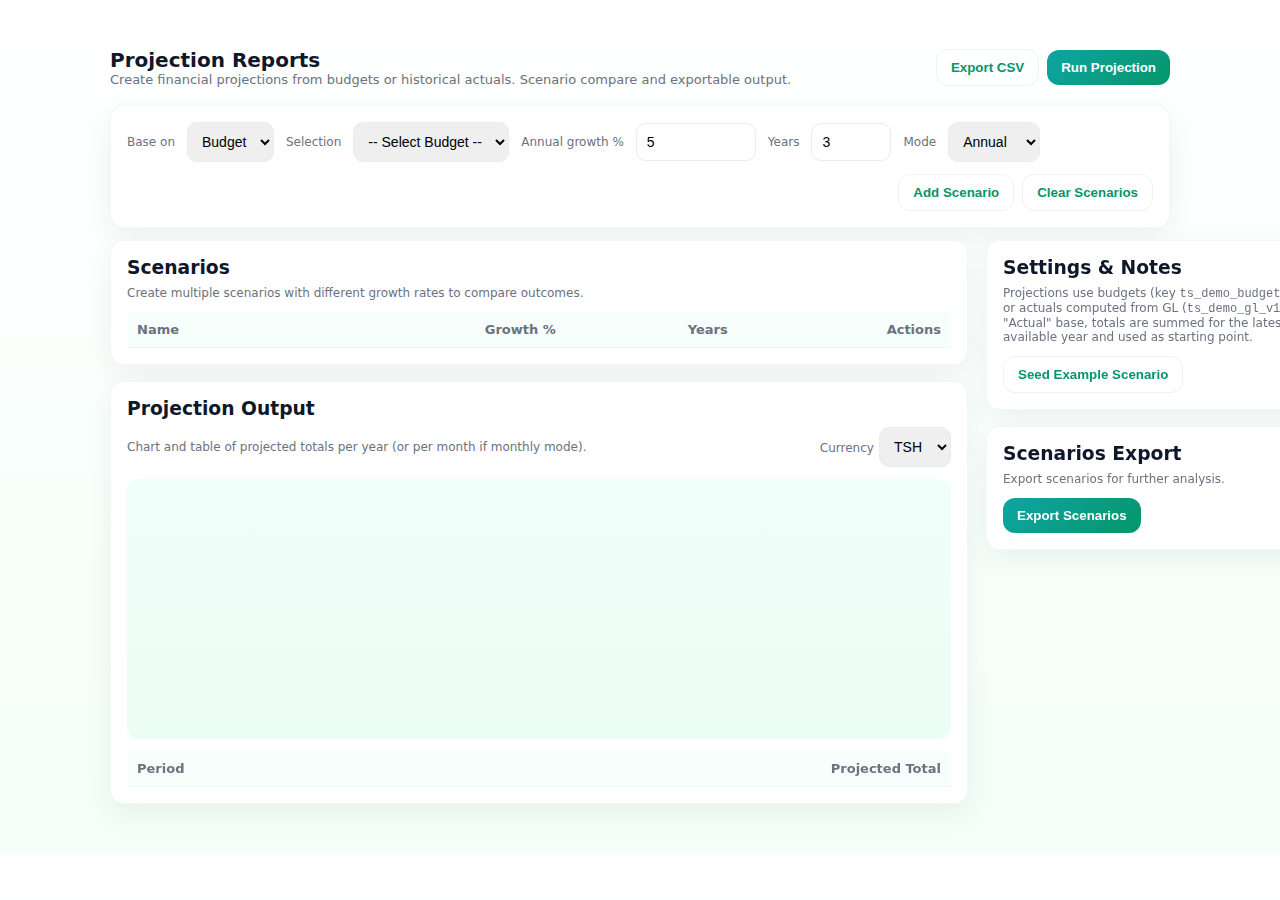
<file: reports/projection-reports.html>
<!doctype html>
<html lang="en">
<head>
  <meta charset="utf-8" />
  <meta name="viewport" content="width=device-width,initial-scale=1" />
  <title>Projection Reports — ThinkShip ERP</title>
  <style>
    :root{
      --bg: linear-gradient(180deg,#ffffff 0%, #f3fff9 100%);
      --card:#ffffff;
      --muted:#6b7280;
      --text:#0f172a;
      --brand-start:#0ea5a4; /* mint/teal accent */
      --brand-end:#059669;
      --accent:#059669;
      --shadow: 0 10px 30px rgba(2,6,23,0.06);
      --radius: 14px;
      --mono: 'Inter', system-ui, -apple-system, 'Segoe UI', Roboto, Arial;
    }
    *{box-sizing:border-box}
    body{font-family:var(--mono);margin:0;background:var(--bg);color:var(--text);-webkit-font-smoothing:antialiased}
    .wrap{max-width:1100px;margin:28px auto;padding:20px}
    header{display:flex;align-items:center;justify-content:space-between;gap:12px;margin-bottom:18px}
    h1{font-size:20px;margin:0;font-weight:800}
    .muted{color:var(--muted);font-size:13px}
    .card{background:var(--card);border-radius:var(--radius);padding:16px;box-shadow:var(--shadow);border:1px solid rgba(5,150,105,0.06)}
    input,select{padding:10px;border-radius:10px;border:1px solid #e6edf3;font-size:14px}
    .btn{padding:10px 14px;border-radius:12px;border:0;cursor:pointer;font-weight:700}
    .btn-primary{background:linear-gradient(135deg,var(--brand-start),var(--brand-end));color:white}
    .btn-ghost{background:transparent;border:1px solid rgba(15,23,42,0.06);color:var(--brand-end)}
    .grid{display:grid;grid-template-columns:1fr 360px;gap:18px}
    @media(max-width:980px){.grid{grid-template-columns:1fr}}
    table{width:100%;border-collapse:collapse;margin-top:12px}
    th,td{padding:10px;text-align:left;border-bottom:1px solid #f1f5f9;font-size:13px}
    th{color:var(--muted);background:#f6fffb}
    .right{text-align:right}
    .muted-sm{font-size:12px;color:var(--muted)}
    .section-title{font-weight:700;margin:0 0 8px}
    .chart-wrap{height:260px;padding:12px;border-radius:12px;background:linear-gradient(180deg,#f0fffa,#ecfdf5);}
  </style>
</head>
<body>
  <div class="wrap">
    <header>
      <div>
        <h1>Projection Reports</h1>
        <div class="muted">Create financial projections from budgets or historical actuals. Scenario compare and exportable output.</div>
      </div>
      <div style="display:flex;gap:8px;align-items:center">
        <button class="btn btn-ghost small" id="exportCsv">Export CSV</button>
        <button class="btn btn-primary small" id="runBtn">Run Projection</button>
      </div>
    </header>

    <div class="card" style="margin-bottom:12px;display:flex;gap:12px;align-items:center;flex-wrap:wrap">
      <label class="muted-sm">Base on</label>
      <select id="baseOn"><option value="budget">Budget</option><option value="actual">Actual</option></select>
      <label class="muted-sm">Selection</label>
      <select id="selection"></select>
      <label class="muted-sm">Annual growth %</label>
      <input id="growthRate" type="number" step="0.01" value="5" style="width:120px" />
      <label class="muted-sm">Years</label>
      <input id="years" type="number" min="1" max="10" value="3" style="width:80px" />
      <label class="muted-sm">Mode</label>
      <select id="mode"><option value="annual">Annual</option><option value="monthly">Monthly</option></select>
      <div style="margin-left:auto;display:flex;gap:8px"><button class="btn btn-ghost small" id="addScenarioBtn">Add Scenario</button><button class="btn btn-ghost small" id="clearScenarios">Clear Scenarios</button></div>
    </div>

    <div class="grid">
      <main>
        <div class="card">
          <h3 class="section-title">Scenarios</h3>
          <div class="muted-sm">Create multiple scenarios with different growth rates to compare outcomes.</div>
          <div style="margin-top:12px"><table id="scenariosTable"><thead><tr><th>Name</th><th class="right">Growth %</th><th class="right">Years</th><th class="right">Actions</th></tr></thead><tbody></tbody></table></div>
        </div>

        <div class="card" style="margin-top:16px">
          <h3 class="section-title">Projection Output</h3>
          <div style="display:flex;gap:12px;align-items:center;justify-content:space-between">
            <div class="muted-sm">Chart and table of projected totals per year (or per month if monthly mode).</div>
            <div>
              <label class="muted-sm">Currency</label>
              <select id="currency"><option>TSH</option><option>USD</option></select>
            </div>
          </div>

          <div style="margin-top:12px" class="chart-wrap"><canvas id="projChart" width="800" height="240"></canvas></div>
          <table id="projTable"><thead><tr><th>Period</th><th class="right">Projected Total</th></tr></thead><tbody></tbody></table>
        </div>
      </main>

      <aside>
        <div class="card">
          <h3 class="section-title">Settings & Notes</h3>
          <div class="muted-sm">Projections use budgets (key <code>ts_demo_budgets_v1</code>) or actuals computed from GL (<code>ts_demo_gl_v1</code>). For "Actual" base, totals are summed for the latest available year and used as starting point.</div>
          <div style="margin-top:12px"><button class="btn btn-ghost small" id="seedScenarios">Seed Example Scenario</button></div>
        </div>

        <div class="card" style="margin-top:16px">
          <h3 class="section-title">Scenarios Export</h3>
          <div class="muted-sm">Export scenarios for further analysis.</div>
          <div style="margin-top:12px"><button class="btn btn-primary small" id="exportScenarios">Export Scenarios</button></div>
        </div>
      </aside>
    </div>
  </div>

  <script>
    const BUD_KEY = 'ts_demo_budgets_v1';
    const MAP_KEY = 'ts_demo_budget_mappings_v1';
    const GL_KEY = 'ts_demo_gl_v1';
    const SCEN_KEY = 'ts_demo_projection_scenarios_v1';

    let budgets = [];
    let mappings = {};
    let scenarios = []; // {id,name,baseOn,selection,growth,years,mode}

    function $id(id){ return document.getElementById(id) }
    function genId(p='s'){ return p + Math.random().toString(36).slice(2,9) }

    function loadData(){ try{ budgets = JSON.parse(localStorage.getItem(BUD_KEY)||'[]') }catch(e){ budgets=[] }
      try{ mappings = JSON.parse(localStorage.getItem(MAP_KEY)||'{}') }catch(e){ mappings = {} }
      try{ scenarios = JSON.parse(localStorage.getItem(SCEN_KEY)||'[]') }catch(e){ scenarios = [] }
      populateSelection(); renderScenarios(); }

    function populateSelection(){ const sel = $id('selection'); sel.innerHTML = ''; const base = $id('baseOn').value; if(base === 'budget'){ sel.appendChild(opt('', '-- Select Budget --')); budgets.forEach(b=> sel.appendChild(opt(b.id, b.year + ' — ' + b.dept + ' — ' + Number(b.amount).toLocaleString()))); } else { sel.appendChild(opt('all','All Actuals (latest year)')); }
    }

    function opt(v,t){ const o=document.createElement('option'); o.value=v; o.textContent=t; return o }

    function getGL(){ try{ return JSON.parse(localStorage.getItem(GL_KEY) || '[]') }catch(e){ return [] } }

    function computeBaseTotalFromBudget(bid, mode){ const b = budgets.find(x=> x.id===bid); if(!b) return 0; if(mode === 'annual') return Number(b.amount||0); if(mode === 'monthly') return Number(b.amount||0)/12; return 0 }

    function computeBaseTotalFromActuals(mode){ // sum totals for latest year across GL
      const gl = getGL(); if(gl.length===0) return 0; const years = gl.map(j=> new Date(j.date||j.postedAt||j.createdAt||'').getFullYear()).filter(Boolean); const latest = Math.max(...years); let total = 0; gl.forEach(j=>{ const d = new Date(j.date||j.postedAt||j.createdAt||''); if(d.getFullYear() !== latest) return; (j.lines||[]).forEach(line=>{ // treat debit positive
            if(line.dc === 'debit') total += Number(line.amount||0); else total -= Number(line.amount||0); }); }); if(mode==='annual') return total; return total/12 }

    function addScenario(){ const baseOn = $id('baseOn').value; const selection = $id('selection').value; const growth = parseFloat($id('growthRate').value)||0; const years = parseInt($id('years').value)||3; const mode = $id('mode').value; if(baseOn==='budget' && !selection){ alert('Select a budget'); return; }
      const s = { id: genId(), name: (baseOn==='budget'? ('Budget: '+ (budgets.find(b=>b.id===selection)?.dept || selection)) : 'Actuals'), baseOn, selection, growth, years, mode };
      scenarios.push(s); localStorage.setItem(SCEN_KEY, JSON.stringify(scenarios)); renderScenarios(); runProjection(); }

    function renderScenarios(){ const tbody = $id('scenariosTable').querySelector('tbody'); tbody.innerHTML=''; scenarios.forEach(s=>{ const tr=document.createElement('tr'); tr.innerHTML = `<td>${escapeHtml(s.name)}</td><td class="right">${s.growth}%</td><td class="right">${s.years}</td><td class="right"><button class="btn btn-ghost small" onclick="removeScenario('${s.id}')">Remove</button></td>`; tbody.appendChild(tr); }); }
    function removeScenario(id){ scenarios = scenarios.filter(s=> s.id !== id); localStorage.setItem(SCEN_KEY, JSON.stringify(scenarios)); renderScenarios(); runProjection(); }
    function clearScenarios(){ if(!confirm('Clear scenarios?')) return; scenarios=[]; localStorage.setItem(SCEN_KEY, JSON.stringify(scenarios)); renderScenarios(); runProjection(); }

    function runProjection(){ // build combined projection (for now single scenario charting first scenario or aggregate)
      if(scenarios.length===0){ clearOutput(); return; }
      const mode = scenarios[0].mode; const currency = $id('currency').value; const periods = []; const rows = [];
      // if monthly and years N -> months = N*12
      const years = Math.max(...scenarios.map(s=>s.years)); const months = years * 12;

      // compute base totals per scenario
      const series = scenarios.map(s=>{ let base = 0; if(s.baseOn === 'budget'){ base = computeBaseTotalFromBudget(s.selection, s.mode); } else { base = computeBaseTotalFromActuals(s.mode); } // produce array of period totals
        const out = []; if(s.mode === 'annual'){ let cur = base; for(let y=1;y<=s.years;y++){ cur = cur * (1 + s.growth/100); out.push({period: y, value: cur}); } } else { // monthly
          let cur = base; const monthsLocal = s.years * 12; for(let m=1;m<=monthsLocal;m++){ cur = cur * (1 + s.growth/100/12); out.push({period: m, value: cur}); } } return {scenario: s, data: out}; });

      // For display, pick the largest time axis (years or months)
      drawProjectionChart(series);
      renderProjectionTable(series);
    }

    function drawProjectionChart(series){ const canvas = $id('projChart'); if(!canvas) return; const ctx = canvas.getContext('2d'); const w = canvas.width; const h = canvas.height; ctx.clearRect(0,0,w,h);
      // Build labels based on first series
      const s0 = series[0]; const len = s0.data.length; const padding = 40; const maxVal = Math.max(...series.flatMap(s=> s.data.map(d=> Math.abs(d.value))),1);
      // draw per scenario as line
      const colors = ['rgba(5,150,105,0.95)','rgba(6,182,212,0.95)','rgba(14,165,233,0.95)','rgba(99,102,241,0.95)'];
      series.forEach((sidx,si)=>{
        ctx.beginPath(); ctx.lineWidth = 2; ctx.strokeStyle = colors[si % colors.length]; sidx.data.forEach((pt,i)=>{ const x = padding + (i * ((w-padding*2)/(len-1||1))); const y = h - 30 - ((Math.abs(pt.value)/maxVal) * (h - 80)); if(i===0) ctx.moveTo(x,y); else ctx.lineTo(x,y); ctx.stroke(); // points
          ctx.beginPath(); ctx.arc(x,y,3,0,Math.PI*2); ctx.fillStyle = colors[si % colors.length]; ctx.fill(); });
      });
      // legend
      series.forEach((s, i)=>{ ctx.fillStyle = colors[i % colors.length]; ctx.fillRect(w-220, 12 + i*18, 12, 10); ctx.fillStyle = '#374151'; ctx.font='12px Inter'; ctx.fillText(s.scenario.name, w-200, 22 + i*18); });
    }

    function renderProjectionTable(series){ const tbody = $id('projTable').querySelector('tbody'); tbody.innerHTML=''; // show aggregated for first scenario for simplicity
      const s0 = series[0]; s0.data.forEach(pt=>{ const tr = document.createElement('tr'); tr.innerHTML = `<td>${s0.scenario.mode === 'annual' ? 'Year +' + pt.period : 'Month +' + pt.period}</td><td class="right">${Number(pt.value).toLocaleString(undefined,{minimumFractionDigits:2,maximumFractionDigits:2})}</td>`; tbody.appendChild(tr); }); }

    function clearOutput(){ const canvas = $id('projChart'); if(canvas) canvas.getContext('2d').clearRect(0,0,canvas.width,canvas.height); $id('projTable').querySelector('tbody').innerHTML = ''; }

    function seedExample(){ const s = { id: genId(), name: 'Conservative (5%)', baseOn: 'budget', selection: budgets[0] ? budgets[0].id : '', growth: 5, years: 3, mode: 'annual' }; scenarios.push(s); localStorage.setItem(SCEN_KEY, JSON.stringify(scenarios)); renderScenarios(); runProjection(); }

    function exportScenarios(){ const blob = new Blob([JSON.stringify(scenarios, null, 2)],{type:'application/json'}); const url = URL.createObjectURL(blob); const a=document.createElement('a'); a.href=url; a.download='scenarios.json'; a.click(); URL.revokeObjectURL(url); }

    function exportCSV(){ // export first scenario table
      if(scenarios.length===0) return alert('No scenarios'); const s = scenarios[0]; const rows = [['Period,ProjectedTotal']]; const series = []; if(s.baseOn==='budget'){ const base = computeBaseTotalFromBudget(s.selection, s.mode); let cur = base; if(s.mode==='annual'){ for(let y=1;y<=s.years;y++){ cur = cur * (1 + s.growth/100); rows.push([y, cur].join(',')) } } else { for(let m=1;m<=s.years*12;m++){ cur = cur * (1 + s.growth/100/12); rows.push([m, cur].join(',')); } } } else { // actual
        const base = computeBaseTotalFromActuals(s.mode); let cur = base; if(s.mode==='annual'){ for(let y=1;y<=s.years;y++){ cur = cur * (1 + s.growth/100); rows.push([y, cur].join(',')) } } else { for(let m=1;m<=s.years*12;m++){ cur = cur * (1 + s.growth/100/12); rows.push([m, cur].join(',')); } } }
      const csv = rows.join('\n'); const blob = new Blob([csv],{type:'text/csv'}); const url = URL.createObjectURL(blob); const a=document.createElement('a'); a.href=url; a.download='projection.csv'; a.click(); URL.revokeObjectURL(url);
    }

    function escapeHtml(s){ return String(s||'').replace(/&/g,'&amp;').replace(/</g,'&lt;').replace(/>/g,'&gt;') }

    document.addEventListener('DOMContentLoaded', ()=>{
      loadData();
      $id('baseOn').addEventListener('change', populateSelection);
      $id('runBtn').addEventListener('click', runProjection);
      $id('addScenarioBtn').addEventListener('click', addScenario);
      $id('clearScenarios').addEventListener('click', clearScenarios);
      $id('seedScenarios').addEventListener('click', seedExample);
      $id('exportScenarios').addEventListener('click', exportScenarios);
      $id('exportCsv').addEventListener('click', exportCSV);
      $id('selection').addEventListener('change', ()=>{/* noop */});
      // initial UI
      populateSelection(); renderScenarios(); clearOutput();
    });
  </script>
</body>
</html>
</file>
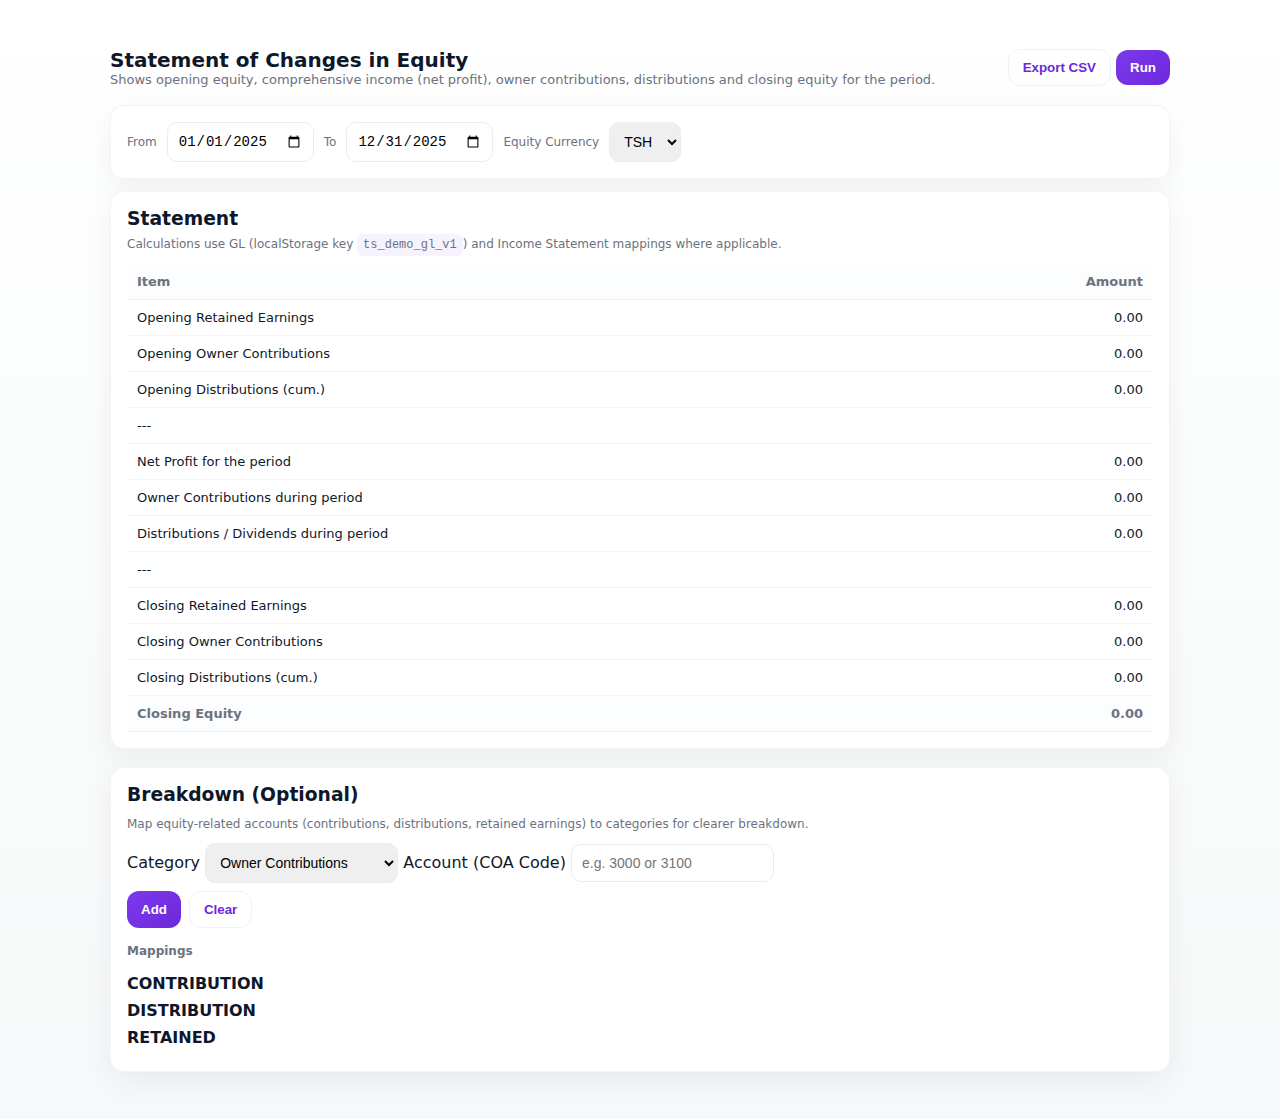
<file: reports/statement-change-equity.html>
<!doctype html>
<html lang="en">
<head>
  <meta charset="utf-8" />
  <meta name="viewport" content="width=device-width,initial-scale=1" />
  <title>Statement of Changes in Equity — ThinkShip ERP</title>
  <style>
    :root{
      --bg: linear-gradient(180deg,#ffffff 0%, #f6f9f9 100%);
      --card:#ffffff;
      --muted:#6b7280;
      --text:#0f172a;
      --brand-start:#7c3aed; /* violet accent */
      --brand-end:#6d28d9;
      --accent:#6d28d9;
      --shadow: 0 10px 30px rgba(2,6,23,0.06);
      --radius: 14px;
      --mono: 'Inter', system-ui, -apple-system, 'Segoe UI', Roboto, Arial;
    }
    *{box-sizing:border-box}
    body{font-family:var(--mono);margin:0;background:var(--bg);color:var(--text);-webkit-font-smoothing:antialiased}
    .wrap{max-width:1100px;margin:28px auto;padding:20px}
    header{display:flex;align-items:center;justify-content:space-between;gap:12px;margin-bottom:18px}
    h1{font-size:20px;margin:0;font-weight:800}
    .muted{color:var(--muted);font-size:13px}
    .card{background:var(--card);border-radius:var(--radius);padding:16px;box-shadow:var(--shadow);border:1px solid rgba(109,40,217,0.06)}
    input,select{padding:10px;border-radius:10px;border:1px solid #e6edf3;font-size:14px}
    .btn{padding:10px 14px;border-radius:12px;border:0;cursor:pointer;font-weight:700}
    .btn-primary{background:linear-gradient(135deg,var(--brand-start),var(--brand-end));color:white}
    .btn-ghost{background:transparent;border:1px solid rgba(15,23,42,0.06);color:var(--brand-end)}
    table{width:100%;border-collapse:collapse;margin-top:12px}
    th,td{padding:10px;text-align:left;border-bottom:1px solid #f1f5f9;font-size:13px}
    th{color:var(--muted);background:#fbfdff}
    .right{text-align:right}
    .muted-sm{font-size:12px;color:var(--muted)}
    .section-title{font-weight:700;margin:0 0 8px}
    code{background:#f6f3ff;padding:4px 6px;border-radius:6px}
  </style>
</head>
<body>
  <div class="wrap">
    <header>
      <div>
        <h1>Statement of Changes in Equity</h1>
        <div class="muted">Shows opening equity, comprehensive income (net profit), owner contributions, distributions and closing equity for the period.</div>
      </div>
      <div>
        <button class="btn btn-ghost small" id="exportCsv">Export CSV</button>
        <button class="btn btn-primary small" id="runBtn">Run</button>
      </div>
    </header>

    <div class="card" style="margin-bottom:12px;display:flex;gap:10px;align-items:center;flex-wrap:wrap">
      <label class="muted-sm">From</label>
      <input type="date" id="fromDate" />
      <label class="muted-sm">To</label>
      <input type="date" id="toDate" />
      <label class="muted-sm">Equity Currency</label>
      <select id="currency"><option>TSH</option><option>USD</option></select>
    </div>

    <div class="card">
      <h3 class="section-title">Statement</h3>
      <div class="muted-sm">Calculations use GL (localStorage key <code>ts_demo_gl_v1</code>) and Income Statement mappings where applicable.</div>

      <table id="equityTable"><thead><tr><th>Item</th><th class="right">Amount</th></tr></thead><tbody></tbody><tfoot><tr><th>Closing Equity</th><th class="right" id="closingEquity">0</th></tr></tfoot></table>
    </div>

    <div style="height:18px"></div>

    <div class="card">
      <h3 class="section-title">Breakdown (Optional)</h3>
      <p class="muted-sm">Map equity-related accounts (contributions, distributions, retained earnings) to categories for clearer breakdown.</p>
      <label style="margin-top:8px">Category</label>
      <select id="mapCategory"><option value="contribution">Owner Contributions</option><option value="distribution">Distributions / Dividends</option><option value="retained">Retained Earnings</option></select>
      <label style="margin-top:8px">Account (COA Code)</label>
      <input id="mapAccount" type="text" placeholder="e.g. 3000 or 3100" />
      <div style="display:flex;gap:8px;margin-top:8px">
        <button class="btn btn-primary small" id="addMap">Add</button>
        <button class="btn btn-ghost small" id="clearMaps">Clear</button>
      </div>
      <div style="margin-top:12px">
        <h4 class="muted-sm">Mappings</h4>
        <div id="mappingsList"></div>
      </div>
    </div>
  </div>

  <script>
    const GL_KEY = 'ts_demo_gl_v1';
    const MAPS_KEY = 'ts_demo_report_mappings_sce_v1';
    const INCOME_MAP_KEY = 'ts_demo_report_mappings_income_v1';

    let mappings = { contribution: [], distribution: [], retained: [] };

    function genId(p='x'){ return p + Math.random().toString(36).slice(2,9) }
    function $id(id){ return document.getElementById(id) }

    function loadMappings(){ try{ const raw = localStorage.getItem(MAPS_KEY); if(raw) mappings = JSON.parse(raw); }catch(e){ mappings = { contribution: [], distribution: [], retained: [] } } renderMappings(); }
    function saveMappings(){ localStorage.setItem(MAPS_KEY, JSON.stringify(mappings)); renderMappings(); }

    function renderMappings(){ const node = $id('mappingsList'); if(!node) return; node.innerHTML=''; Object.keys(mappings).forEach(key=>{ const wrap = document.createElement('div'); wrap.style.marginBottom='8px'; const title = document.createElement('div'); title.innerHTML = '<strong>'+key.toUpperCase()+'</strong>'; wrap.appendChild(title); const list = document.createElement('div'); list.style.marginTop='6px'; (mappings[key]||[]).forEach(code=>{ const chip = document.createElement('span'); chip.style.display='inline-block'; chip.style.padding='6px 10px'; chip.style.borderRadius='12px'; chip.style.margin='4px'; chip.style.background='#f6f3ff'; chip.style.fontWeight=700; chip.textContent = code; const rm = document.createElement('button'); rm.textContent='x'; rm.style.marginLeft='8px'; rm.onclick = ()=>{ mappings[key] = mappings[key].filter(c=> c !== code); saveMappings(); }; chip.appendChild(rm); list.appendChild(chip); }); wrap.appendChild(list); node.appendChild(wrap); }); }

    function addMapping(){ const cat = $id('mapCategory').value; const acct = ($id('mapAccount').value||'').trim(); if(!acct){ alert('Enter an account code'); return; } mappings[cat] = mappings[cat] || []; if(!mappings[cat].includes(acct)) mappings[cat].push(acct); saveMappings(); $id('mapAccount').value=''; }
    function clearMappings(){ if(!confirm('Clear mappings?')) return; mappings = { contribution: [], distribution: [], retained: [] }; saveMappings(); }

    function getGL(){ try{ return JSON.parse(localStorage.getItem(GL_KEY) || '[]') }catch(e){ return [] } }

    function signedLineAmount(line){ if(!line) return 0; if(line.dc === 'debit') return Number(line.amount||0); if(line.dc === 'credit') return -Number(line.amount||0); return Number(line.amount||0); }

    function balanceForAccounts(accountList, fromIso, toIso){ const gl = getGL(); const from = fromIso ? new Date(fromIso) : null; const to = toIso ? new Date(toIso) : null; let sum = 0; gl.forEach(j=>{ try{ const jdate = new Date(j.date || j.postedAt || j.createdAt || ''); if(from && jdate < from) return; if(to && jdate > to) return; (j.lines||[]).forEach(line=>{ const acct = (line.account||'').toString(); if(accountList.includes(acct)) sum += signedLineAmount(line); }); }catch(e){} }); return sum; }

    // compute net profit for period using Income Statement mappings if present
    function computeNetProfit(fromIso,toIso){ try{ const mapsRaw = localStorage.getItem(INCOME_MAP_KEY); if(!mapsRaw) return 0; const incMaps = JSON.parse(mapsRaw); const revenueAccounts = incMaps.revenue || []; const cogsAccounts = incMaps.cogs || []; const opexAccounts = incMaps.opex || []; const otherInc = incMaps.other_income || []; const otherExp = incMaps.other_expense || [];
      const gl = getGL(); let revenue=0,cogs=0,opex=0,othInc=0,othExp=0; gl.forEach(j=>{ try{ const jdate = new Date(j.date || j.postedAt || j.createdAt || ''); if(fromIso && jdate < new Date(fromIso)) return; if(toIso && jdate > new Date(toIso)) return; (j.lines||[]).forEach(line=>{ const acct = (line.account||'').toString(); const amt = signedLineAmount(line); if(revenueAccounts.includes(acct)) revenue += -amt; if(cogsAccounts.includes(acct)) cogs += amt; if(opexAccounts.includes(acct)) opex += amt; if(otherInc.includes(acct)) othInc += -amt; if(otherExp.includes(acct)) othExp += amt; }); }catch(e){} }); const net = (revenue - cogs - opex) + (othInc - othExp); return net; }catch(e){ return 0 } }

    function format(v){ const n = Number(v||0); return n.toLocaleString(undefined,{minimumFractionDigits:2,maximumFractionDigits:2}) }

    function buildStatement(){ const from = $id('fromDate')?.value; const to = $id('toDate')?.value; // opening equity = balances before 'from'
      const openingRetained = balanceForAccounts(mappings.retained || [], null, (from ? new Date(new Date(from).getTime() - 1).toISOString() : null));
      const openingContrib = balanceForAccounts(mappings.contribution || [], null, (from ? new Date(new Date(from).getTime() - 1).toISOString() : null));
      const openingDist = balanceForAccounts(mappings.distribution || [], null, (from ? new Date(new Date(from).getTime() - 1).toISOString() : null));

      const netProfit = computeNetProfit(from,to);
      const contribDuring = balanceForAccounts(mappings.contribution || [], from, to);
      const distDuring = balanceForAccounts(mappings.distribution || [], from, to);
      // retained earnings movement = net profit + prior adjustments - distributions
      const retainedDuring = netProfit; // simplified: assume net profit flows to retained

      const closingRetained = openingRetained + retainedDuring;
      const closingContrib = openingContrib + contribDuring;
      const closingDist = openingDist + distDuring;
      const closingEquity = closingRetained + closingContrib - closingDist; // simplistic aggregation

      const tbody = $id('equityTable').querySelector('tbody'); tbody.innerHTML = '';
      tbody.appendChild(rowEl('Opening Retained Earnings', openingRetained));
      tbody.appendChild(rowEl('Opening Owner Contributions', openingContrib));
      tbody.appendChild(rowEl('Opening Distributions (cum.)', openingDist));
      tbody.appendChild(rowEl('---', ''));
      tbody.appendChild(rowEl('Net Profit for the period', netProfit));
      tbody.appendChild(rowEl('Owner Contributions during period', contribDuring));
      tbody.appendChild(rowEl('Distributions / Dividends during period', distDuring));
      tbody.appendChild(rowEl('---', ''));
      tbody.appendChild(rowEl('Closing Retained Earnings', closingRetained));
      tbody.appendChild(rowEl('Closing Owner Contributions', closingContrib));
      tbody.appendChild(rowEl('Closing Distributions (cum.)', closingDist));
      $id('closingEquity').textContent = format(closingEquity);
    }

    function rowEl(label, val){ const tr = document.createElement('tr'); tr.innerHTML = `<td>${label}</td><td class="right">${val === '' ? '' : format(val)}</td>`; return tr }

    function exportCSV(){ const from = $id('fromDate')?.value; const to = $id('toDate')?.value; const rows = [];
      const tbody = $id('equityTable').querySelectorAll('tbody tr'); tbody.forEach(r=>{ const cols = r.querySelectorAll('td'); rows.push([cols[0].textContent, cols[1].textContent].join(',')); }); const csv = rows.join('\n'); const blob = new Blob([csv],{type:'text/csv'}); const url = URL.createObjectURL(blob); const a = document.createElement('a'); a.href = url; a.download = 'statement_of_changes_in_equity.csv'; a.click(); URL.revokeObjectURL(url); }

    document.addEventListener('DOMContentLoaded', ()=>{
      try{
        loadMappings();
        $id('runBtn').addEventListener('click', buildStatement);
        $id('addMap').addEventListener('click', addMapping);
        $id('clearMaps').addEventListener('click', clearMappings);
        $id('exportCsv').addEventListener('click', exportCSV);
        // sensible defaults: last financial year
        const today = new Date(); const start = new Date(today.getFullYear()-1,0,1); const end = new Date(today.getFullYear()-1,11,31);
        $id('fromDate').value = start.toISOString().slice(0,10); $id('toDate').value = end.toISOString().slice(0,10);
        buildStatement();
      }catch(err){ console.error('Init error', err); alert('Statement of Changes init error — check console'); }
    });
  </script>
</body>
</html>
</file>
<file: style.css>
/* style.css - extracted and cleaned from your approved dashboard design */
:root{
  --accent-1:#6366f1; --accent-2:#8b5cf6; --danger-1:#ef4444; --danger-2:#dc2626;
  --bg-gradient: linear-gradient(135deg,#f8fafc 0%,#e2e8f0 100%);
}
*{margin:0;padding:0;box-sizing:border-box}
html,body{height:100%}
body{
  font-family:'Inter',-apple-system,BlinkMacSystemFont,'Segoe UI',Roboto,sans-serif;
  background:var(--bg-gradient);
  min-height:100vh; display:flex; overflow-x:hidden;
}

/* Sidebar */
.sidebar{width:280px;background:rgba(255,255,255,.95);backdrop-filter:blur(20px);border-right:1px solid rgba(99,102,241,.1);height:100vh;overflow-y:auto;transition:width .3s ease;box-shadow:4px 0 20px rgba(0,0,0,.05);position:relative;z-index:100}
.sidebar.collapsed{width:80px}
.sidebar-header{padding:24px 20px;border-bottom:1px solid rgba(99,102,241,.1);display:flex;align-items:center;gap:12px}
.logo-small{width:40px;height:40px;background:linear-gradient(135deg,var(--accent-1),var(--accent-2));border-radius:12px;display:flex;align-items:center;justify-content:center;color:#fff;font-size:18px;font-weight:700;flex-shrink:0}
.company-name{font-size:20px;font-weight:700;color:#1f2937;white-space:nowrap;opacity:1;transition:opacity .3s}
.sidebar.collapsed .company-name{opacity:0;pointer-events:none}

.menu-section{padding:8px 0}
.menu-item{position:relative}
.menu-toggle-btn{display:flex;align-items:center;width:100%;padding:12px 20px;background:none;border:0;color:#374151;font-weight:500;font-size:14px;cursor:pointer;transition:background .2s,color .2s;text-align:left}
.menu-toggle-btn:hover,.menu-toggle-btn:focus-visible{background:rgba(99,102,241,.08);color:var(--accent-1);outline:none}
.menu-toggle-btn.active{background:linear-gradient(90deg, rgba(99,102,241,.1), transparent);color:var(--accent-1);border-right:3px solid var(--accent-1)}
.menu-icon{width:20px;margin-right:12px;font-size:16px;flex-shrink:0}
.menu-text{flex:1;white-space:nowrap;opacity:1;transition:opacity .3s}
.sidebar.collapsed .menu-text{opacity:0;pointer-events:none}
.menu-arrow{font-size:12px;transition:transform .3s ease;opacity:1}
.sidebar.collapsed .menu-arrow{opacity:0;pointer-events:none}
.menu-item.open .menu-arrow{transform:rotate(90deg)}
.submenu{background:rgba(99,102,241,.02);overflow:hidden;transition:max-height .28s ease,opacity .2s ease;max-height:0;opacity:0}
.menu-item.open .submenu{opacity:1}
.submenu-item,.subsubmenu-item{color:#6b7280;cursor:pointer;font-size:13px;transition:background .2s,color .2s,transform .2s;display:block;border:0;background:transparent;text-align:left;padding:10px 20px 10px 40px}
.submenu-item:hover,.subsubmenu-item:hover,.submenu-toggle:hover,.submenu-item:focus-visible,.subsubmenu-item:focus-visible,.submenu-toggle:focus-visible{background:rgba(99,102,241,.05);color:var(--accent-1);transform:translateX(4px);outline:none}
.submenu-item.active,.subsubmenu-item.active,.submenu-toggle.active{color:var(--accent-1);background:rgba(99,102,241,.1)}

.submenu-toggle{display:flex;align-items:center;justify-content:space-between;width:100%;padding:10px 20px 10px 40px;background:none;border:0;color:#6b7280;font-size:13px;cursor:pointer}
.submenu-arrow{font-size:10px;transition:transform .3s ease;margin-left:8px}
.submenu-item.open .submenu-arrow{transform:rotate(90deg)}
.subsubmenu{background:rgba(99,102,241,.04);overflow:hidden;transition:max-height .28s ease,opacity .2s ease;max-height:0;opacity:0}
.submenu-item.open .subsubmenu{opacity:1}
.subsubmenu-item{padding:8px 20px 8px 60px}

/* Main Content */
.main-content{flex:1;display:flex;flex-direction:column;min-width:0}
.topbar{background:rgba(255,255,255,.95);backdrop-filter:blur(20px);padding:16px 32px;border-bottom:1px solid rgba(99,102,241,.1);display:flex;align-items:center;gap:20px;box-shadow:0 2px 10px rgba(0,0,0,.05)}
.hamburger{background:none;border:0;font-size:20px;cursor:pointer;color:#374151;padding:8px;border-radius:8px}
.hamburger:hover,.hamburger:focus-visible{background:rgba(99,102,241,.1);color:var(--accent-1);outline:none}
.page-title{font-size:28px;font-weight:700;color:#1f2937;flex:1}
.topbar-actions{display:flex;align-items:center;gap:16px}
.language-toggle{display:flex;background:rgba(99,102,241,.1);border-radius:8px;padding:4px}
.lang-btn{padding:6px 12px;border:0;background:transparent;border-radius:4px;cursor:pointer;font-weight:600;font-size:12px;color:#6b7280}
.lang-btn.active{background:#fff;color:var(--accent-1);box-shadow:0 2px 4px rgba(0,0,0,.1)}
.logout-btn{padding:8px 16px;background:linear-gradient(135deg,var(--danger-1),var(--danger-2));color:#fff;border:0;border-radius:8px;font-weight:600;cursor:pointer;transition:transform .3s,box-shadow .3s;font-size:14px}
.logout-btn:hover,.logout-btn:focus-visible{transform:translateY(-1px);box-shadow:0 4px 12px rgba(239,68,68,.3);outline:none}

.dashboard-content{flex:1;padding:32px;overflow-y:auto}
.welcome-card{background:linear-gradient(135deg,var(--accent-1),var(--accent-2));color:#fff;padding:32px;border-radius:16px;margin-bottom:32px;box-shadow:0 10px 40px rgba(99,102,241,.2)}
.welcome-title{font-size:28px;font-weight:700;margin-bottom:8px}
.welcome-subtitle{font-size:16px;opacity:.9}
.stats-grid{display:grid;grid-template-columns:repeat(auto-fit,minmax(250px,1fr));gap:24px;margin-bottom:32px}
.stat-card{background:#fff;padding:24px;border-radius:16px;box-shadow:0 4px 20px rgba(0,0,0,.08);border:1px solid rgba(99,102,241,.1);transition:transform .3s}
.stat-card:hover{transform:translateY(-4px)}
.stat-header{display:flex;align-items:center;margin-bottom:16px}
.stat-icon{width:48px;height:48px;border-radius:12px;display:flex;align-items:center;justify-content:center;font-size:20px;margin-right:16px;color:#fff}
.stat-icon--green{background:linear-gradient(135deg,#10b981,#059669)}
.stat-icon--blue{background:linear-gradient(135deg,#3b82f6,#1d4ed8)}
.stat-icon--amber{background:linear-gradient(135deg,#f59e0b,#d97706)}
.stat-icon--purple{background:linear-gradient(135deg,#8b5cf6,#7c3aed)}
.stat-value{font-size:32px;font-weight:700;color:#1f2937;margin-bottom:4px}
.stat-label{color:#6b7280;font-weight:500;font-size:14px}

/* Mobile Sidebar Overlay */
.sidebar-overlay{position:fixed;top:0;left:0;width:100%;height:100%;background:rgba(0,0,0,.5);z-index:99;opacity:0;visibility:hidden;transition:opacity .3s ease,visibility .3s ease}
.sidebar-overlay.show{opacity:1;visibility:visible}

@media(max-width:768px){
  .sidebar{position:fixed;left:-100%;z-index:100;transition:left .3s ease;width:280px}
  .sidebar.show{left:0}
  .main-content{width:100%}
  .dashboard-content{padding:20px}
  .topbar{padding:16px 20px}
  .page-title{font-size:22px}
  .stats-grid{grid-template-columns:1fr;gap:16px}
}

/* Tooltip for collapsed sidebar */
.menu-tooltip{position:absolute;left:70px;top:50%;transform:translateY(-50%);background:#374151;color:#fff;padding:8px 12px;border-radius:6px;font-size:12px;white-space:nowrap;opacity:0;visibility:hidden;transition:opacity .3s ease,visibility .3s ease;z-index:1000;pointer-events:none}
.menu-tooltip::before{content:'';position:absolute;left:-4px;top:50%;transform:translateY(-50%);width:0;height:0;border-top:4px solid transparent;border-bottom:4px solid transparent;border-right:4px solid #374151}
.sidebar.collapsed .menu-toggle-btn:hover .menu-tooltip{opacity:1;visibility:visible}

/* Focus outlines for accessibility */
.menu-toggle-btn:focus-visible,.submenu-toggle:focus-visible,.subsubmenu-item:focus-visible,
.submenu-item:focus-visible,.lang-btn:focus-visible,.hamburger:focus-visible{
  outline:2px solid rgba(99,102,241,.6); outline-offset:2px;
}
</file>
